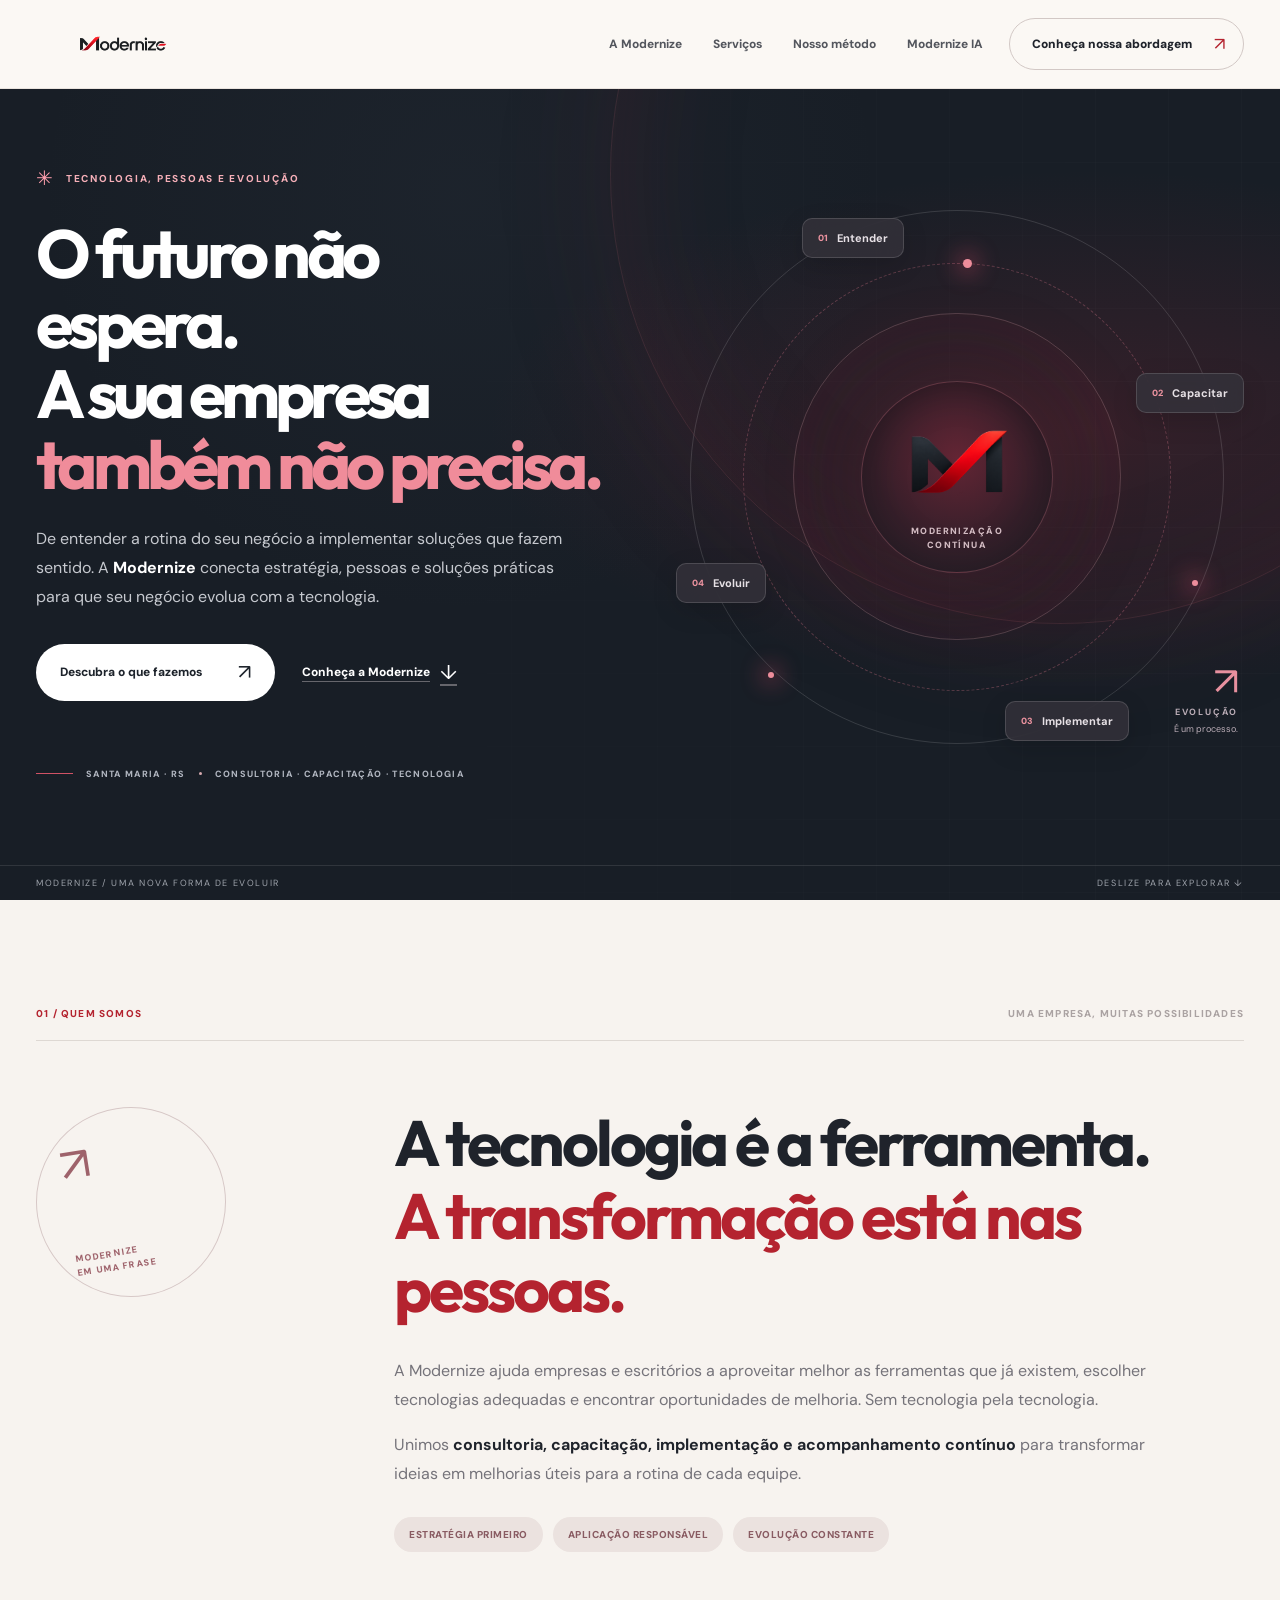
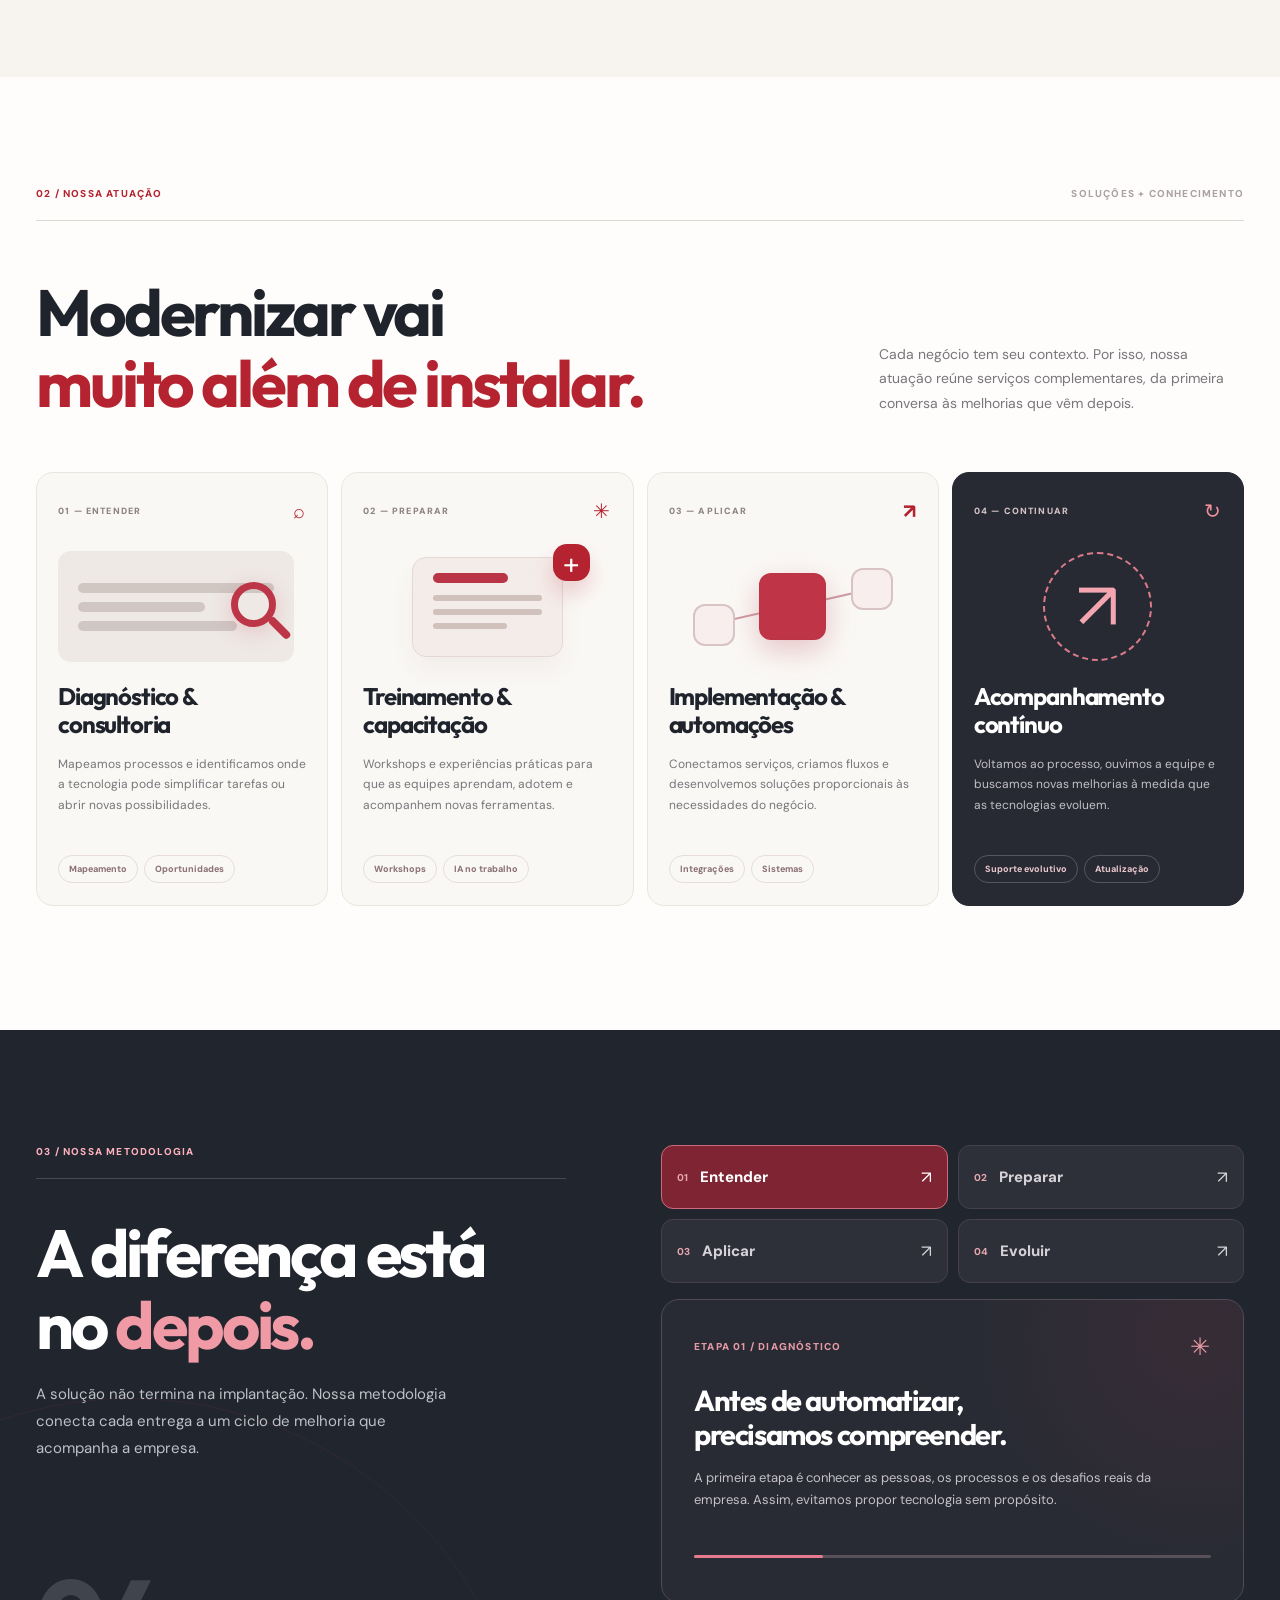
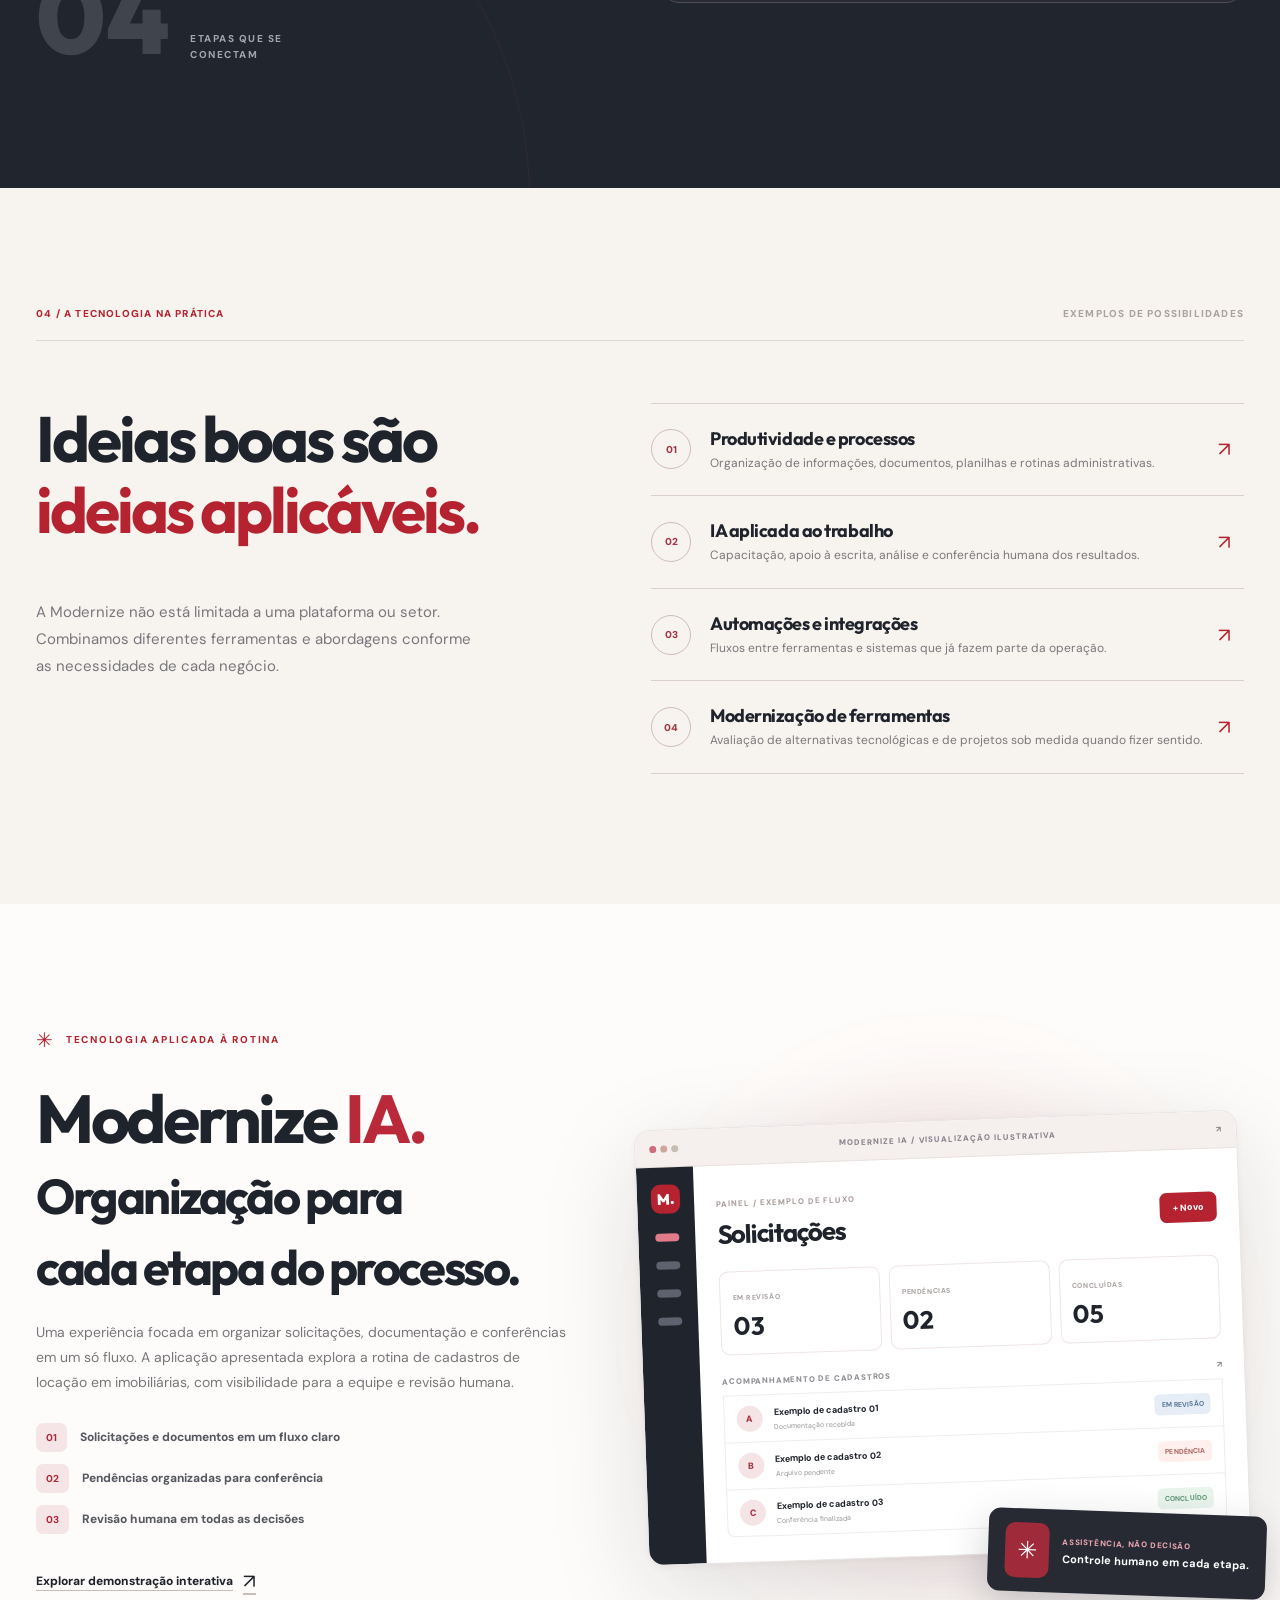
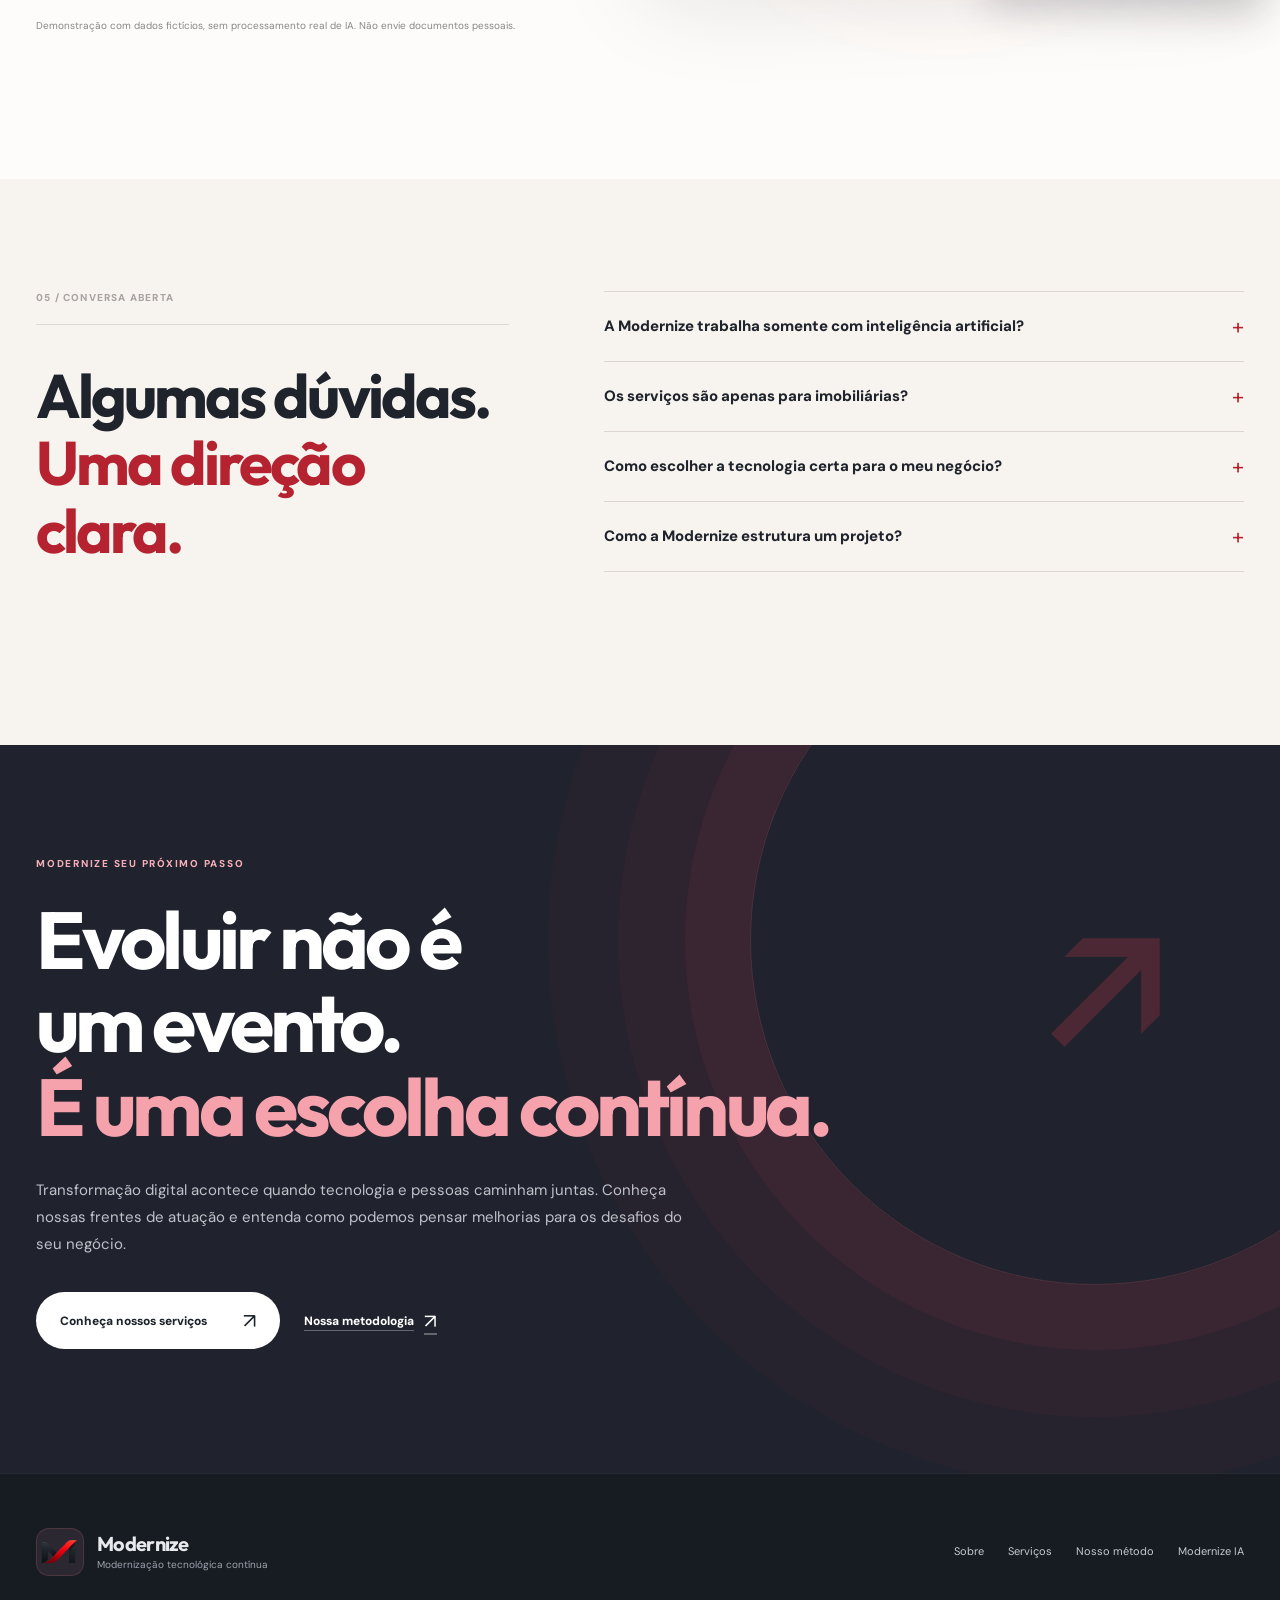
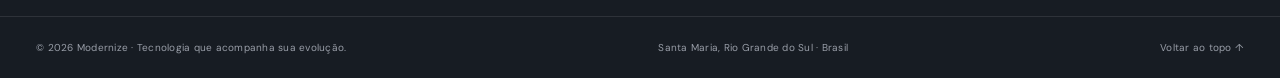
<file: index.html>
<!doctype html>
<!-- HOME MODERNIZE: gerado por node landing/sync-home.mjs a partir de landing/index.html. -->
<html lang="pt-BR">
<head>
  <meta charset="UTF-8">
  <meta name="viewport" content="width=device-width, initial-scale=1, viewport-fit=cover">
  <meta name="theme-color" content="#f6f2ee">
  <meta name="description" content="Modernize: consultoria, capacitação, automações, sistemas e acompanhamento tecnológico contínuo para empresas. A tecnologia muda. A Modernize acompanha.">
  <meta property="og:type" content="website">
  <meta property="og:title" content="Modernize — Tecnologia para continuar evoluindo">
  <meta property="og:description" content="Do diagnóstico à implementação. Da capacitação ao acompanhamento contínuo. Modernização tecnológica pensada para a rotina do seu negócio.">
  <meta property="og:locale" content="pt_BR">
  <meta name="color-scheme" content="light">
  <title>Modernize — Modernização tecnológica contínua</title>
  <link rel="icon" type="image/png" href="landing/assets/brand/Glossy%20Red%20and%20Graphite%20M%20Logo.png">
  <link rel="stylesheet" href="landing/styles.css">
  <script defer src="landing/main.js"></script>
</head>
<body>
  <a class="skip-link" href="#inicio">Ir para conteúdo</a>
  <div class="reading-progress" aria-hidden="true"></div>

  <header class="site-header" id="topo">
    <div class="shell nav-shell">
      <a href="#inicio" class="nav-brand" aria-label="Modernize, voltar ao início">
        <img src="landing/assets/brand/Modernize%20logo.png" alt="Modernize" width="173" height="51">
      </a>
      <nav class="nav-links" id="primary-navigation" aria-label="Navegação principal">
        <a href="#sobre">A Modernize</a>
        <a href="#servicos">Serviços</a>
        <a href="#metodo">Nosso método</a>
        <a href="#modernize-ia">Modernize IA</a>
        <a class="nav-mobile-cta" href="#proximo-passo">Conheça nossa abordagem <span aria-hidden="true">↗</span></a>
      </nav>
      <a class="nav-cta" href="#proximo-passo">Conheça nossa abordagem <span aria-hidden="true">↗</span></a>
      <button class="menu-toggle" id="menu-toggle" type="button" aria-expanded="false" aria-controls="primary-navigation" aria-label="Abrir menu">
        <span></span><span></span>
      </button>
    </div>
  </header>

  <main id="inicio" tabindex="-1">
    <section class="hero" aria-labelledby="hero-title">
      <div class="hero-grid" aria-hidden="true"></div>
      <div class="hero-light" aria-hidden="true"></div>
      <div class="shell hero-layout">
        <div class="hero-copy">
          <div class="overline on-dark"><span class="tiny-star">✳</span> TECNOLOGIA, PESSOAS E EVOLUÇÃO</div>
          <h1 id="hero-title">O futuro não<br>espera.<br><span>A sua empresa</span><br><em>também não precisa.</em></h1>
          <p>De entender a rotina do seu negócio a implementar soluções que fazem sentido. A <strong>Modernize</strong> conecta estratégia, pessoas e soluções práticas para que seu negócio evolua com a tecnologia.</p>
          <div class="hero-actions">
            <a class="button button-light" href="#servicos">Descubra o que fazemos <span aria-hidden="true">↗</span></a>
            <a class="text-link text-link-light" href="#sobre">Conheça a Modernize <span aria-hidden="true">↓</span></a>
          </div>
          <div class="hero-bottom"><span class="hero-bottom-line" aria-hidden="true"></span><span>SANTA MARIA · RS</span><span class="dot-separator" aria-hidden="true"></span><span>CONSULTORIA · CAPACITAÇÃO · TECNOLOGIA</span></div>
        </div>
        <div class="hero-visual" role="img" aria-label="Diagrama ilustrativo: entender, capacitar, implementar e evoluir continuamente">
          <div class="orbit orbit-one" aria-hidden="true"></div>
          <div class="orbit orbit-two" aria-hidden="true"></div>
          <div class="orbit orbit-three" aria-hidden="true"></div>
          <span class="orbit-spark spark-one" aria-hidden="true"></span>
          <span class="orbit-spark spark-two" aria-hidden="true"></span>
          <span class="orbit-spark spark-three" aria-hidden="true"></span>
          <span class="orbit-label label-top"><span class="label-index">01</span> Entender</span>
          <span class="orbit-label label-right"><span class="label-index">02</span> Capacitar</span>
          <span class="orbit-label label-bottom"><span class="label-index">03</span> Implementar</span>
          <span class="orbit-label label-left"><span class="label-index">04</span> Evoluir</span>
          <div class="orbit-core">
            <img src="landing/assets/brand/Glossy%20Red%20and%20Graphite%20M%20Logo.png" width="156" height="156" alt="">
            <span>MODERNIZAÇÃO<br>CONTÍNUA</span>
          </div>
          <div class="orbit-corner" aria-hidden="true"><span>↗</span><b>EVOLUÇÃO</b><small>É um processo.</small></div>
        </div>
      </div>
      <div class="hero-tail" aria-hidden="true"><span>MODERNIZE / UMA NOVA FORMA DE EVOLUIR</span><span>DESLIZE PARA EXPLORAR ↓</span></div>
    </section>

    <section class="statement-section" id="sobre" aria-labelledby="statement-title">
      <div class="shell">
        <div class="section-meta"><span>01 / QUEM SOMOS</span><span>UMA EMPRESA, MUITAS POSSIBILIDADES</span></div>
        <div class="statement-layout">
          <div class="statement-stamp"><span class="stamp-arrow">↗</span><span>MODERNIZE<br>EM UMA FRASE</span></div>
          <div class="statement-copy reveal">
            <h2 id="statement-title">A tecnologia é a ferramenta.<br><em>A transformação está nas pessoas.</em></h2>
            <p>A Modernize ajuda empresas e escritórios a aproveitar melhor as ferramentas que já existem, escolher tecnologias adequadas e encontrar oportunidades de melhoria. Sem tecnologia pela tecnologia.</p>
            <p>Unimos <strong>consultoria, capacitação, implementação e acompanhamento contínuo</strong> para transformar ideias em melhorias úteis para a rotina de cada equipe.</p>
            <div class="statement-pills"><span>Estratégia primeiro</span><span>Aplicação responsável</span><span>Evolução constante</span></div>
          </div>
        </div>
      </div>
    </section>

    <section class="services-section" id="servicos" aria-labelledby="services-title">
      <div class="shell">
        <div class="section-meta"><span>02 / NOSSA ATUAÇÃO</span><span>SOLUÇÕES + CONHECIMENTO</span></div>
        <div class="section-title-row reveal">
          <h2 id="services-title">Modernizar vai<br><em>muito além de instalar.</em></h2>
          <p>Cada negócio tem seu contexto. Por isso, nossa atuação reúne serviços complementares, da primeira conversa às melhorias que vêm depois.</p>
        </div>
        <div class="services-grid">
          <article class="service-card reveal">
            <div class="service-card-top"><span>01 — ENTENDER</span><span class="card-icon" aria-hidden="true">⌕</span></div>
            <div class="service-illustration illus-diagnostic" aria-hidden="true"><span></span><span></span><span></span><i class="inspection-point"></i></div>
            <h3>Diagnóstico &amp;<br>consultoria</h3>
            <p>Mapeamos processos e identificamos onde a tecnologia pode simplificar tarefas ou abrir novas possibilidades.</p>
            <div class="service-tags"><span>Mapeamento</span><span>Oportunidades</span></div>
          </article>
          <article class="service-card reveal">
            <div class="service-card-top"><span>02 — PREPARAR</span><span class="card-icon" aria-hidden="true">✳</span></div>
            <div class="service-illustration illus-training" aria-hidden="true"><span class="training-screen"><b></b><i></i><i></i><i></i></span><span class="training-spark">+</span></div>
            <h3>Treinamento &amp;<br>capacitação</h3>
            <p>Workshops e experiências práticas para que as equipes aprendam, adotem e acompanhem novas ferramentas.</p>
            <div class="service-tags"><span>Workshops</span><span>IA no trabalho</span></div>
          </article>
          <article class="service-card reveal">
            <div class="service-card-top"><span>03 — APLICAR</span><span class="card-icon" aria-hidden="true">↗</span></div>
            <div class="service-illustration illus-implementation" aria-hidden="true"><span class="node-main"></span><span class="node-left"></span><span class="node-right"></span><i class="node-line line-a"></i><i class="node-line line-b"></i></div>
            <h3>Implementação &amp;<br>automações</h3>
            <p>Conectamos serviços, criamos fluxos e desenvolvemos soluções proporcionais às necessidades do negócio.</p>
            <div class="service-tags"><span>Integrações</span><span>Sistemas</span></div>
          </article>
          <article class="service-card service-card-accent reveal">
            <div class="service-card-top"><span>04 — CONTINUAR</span><span class="card-icon" aria-hidden="true">↻</span></div>
            <div class="service-illustration illus-evolution" aria-hidden="true"><span class="evolution-ring"><b>↗</b></span></div>
            <h3>Acompanhamento<br>contínuo</h3>
            <p>Voltamos ao processo, ouvimos a equipe e buscamos novas melhorias à medida que as tecnologias evoluem.</p>
            <div class="service-tags"><span>Suporte evolutivo</span><span>Atualização</span></div>
          </article>
        </div>
      </div>
    </section>

    <section class="process-section" id="metodo" aria-labelledby="process-title">
      <div class="shell process-layout">
        <div class="process-intro reveal">
          <div class="section-meta meta-on-dark"><span>03 / NOSSA METODOLOGIA</span></div>
          <h2 id="process-title">A diferença está<br>no <em>depois.</em></h2>
          <p>A solução não termina na implantação. Nossa metodologia conecta cada entrega a um ciclo de melhoria que acompanha a empresa.</p>
          <div class="method-index"><b>04</b><span>ETAPAS QUE SE<br>CONECTAM</span></div>
        </div>
        <div class="process-content reveal">
          <div class="method-tabs" role="tablist" aria-label="Etapas do nosso método">
            <button class="method-tab is-active" type="button" role="tab" id="method-tab-1" aria-selected="true" aria-controls="method-panel" data-stage="0"><span>01</span> Entender <span class="method-symbol" aria-hidden="true">↗</span></button>
            <button class="method-tab" type="button" role="tab" id="method-tab-2" aria-selected="false" aria-controls="method-panel" data-stage="1" tabindex="-1"><span>02</span> Preparar <span class="method-symbol" aria-hidden="true">↗</span></button>
            <button class="method-tab" type="button" role="tab" id="method-tab-3" aria-selected="false" aria-controls="method-panel" data-stage="2" tabindex="-1"><span>03</span> Aplicar <span class="method-symbol" aria-hidden="true">↗</span></button>
            <button class="method-tab" type="button" role="tab" id="method-tab-4" aria-selected="false" aria-controls="method-panel" data-stage="3" tabindex="-1"><span>04</span> Evoluir <span class="method-symbol" aria-hidden="true">↗</span></button>
          </div>
          <div class="method-panel" id="method-panel" role="tabpanel" aria-labelledby="method-tab-1" tabindex="0">
            <div class="method-panel-head"><span id="method-panel-label">ETAPA 01 / DIAGNÓSTICO</span><span aria-hidden="true">✳</span></div>
            <h3 id="method-panel-title">Antes de automatizar,<br>precisamos compreender.</h3>
            <p id="method-panel-text">A primeira etapa é conhecer as pessoas, os processos e os desafios reais da empresa. Assim, evitamos propor tecnologia sem propósito.</p>
            <div class="method-progress" aria-label="Primeira etapa de quatro"><i class="method-progress-fill" id="method-progress-fill"></i></div>
          </div>
        </div>
      </div>
    </section>

    <section class="applications-section" aria-labelledby="apps-title">
      <div class="shell">
        <div class="section-meta"><span>04 / A TECNOLOGIA NA PRÁTICA</span><span>EXEMPLOS DE POSSIBILIDADES</span></div>
        <div class="applications-layout">
          <div class="applications-intro reveal">
            <h2 id="apps-title">Ideias boas são<br><em>ideias aplicáveis.</em></h2>
            <p>A Modernize não está limitada a uma plataforma ou setor. Combinamos diferentes ferramentas e abordagens conforme as necessidades de cada negócio.</p>
          </div>
          <div class="application-list reveal">
            <div class="application-row"><span class="application-icon">01</span><div><h3>Produtividade e processos</h3><p>Organização de informações, documentos, planilhas e rotinas administrativas.</p></div><span aria-hidden="true">↗</span></div>
            <div class="application-row"><span class="application-icon">02</span><div><h3>IA aplicada ao trabalho</h3><p>Capacitação, apoio à escrita, análise e conferência humana dos resultados.</p></div><span aria-hidden="true">↗</span></div>
            <div class="application-row"><span class="application-icon">03</span><div><h3>Automações e integrações</h3><p>Fluxos entre ferramentas e sistemas que já fazem parte da operação.</p></div><span aria-hidden="true">↗</span></div>
            <div class="application-row"><span class="application-icon">04</span><div><h3>Modernização de ferramentas</h3><p>Avaliação de alternativas tecnológicas e de projetos sob medida quando fizer sentido.</p></div><span aria-hidden="true">↗</span></div>
          </div>
        </div>
      </div>
    </section>

    <section class="product-section" id="modernize-ia" aria-labelledby="product-title">
      <div class="shell product-shell">
        <div class="product-copy reveal">
          <div class="overline"><span class="red-star">✳</span> TECNOLOGIA APLICADA À ROTINA</div>
          <h2 id="product-title">Modernize <em>IA.</em><br><span>Organização para<br>cada etapa do processo.</span></h2>
          <p>Uma experiência focada em organizar solicitações, documentação e conferências em um só fluxo. A aplicação apresentada explora a rotina de cadastros de locação em imobiliárias, com visibilidade para a equipe e revisão humana.</p>
          <div class="product-benefits"><span><b>01</b> Solicitações e documentos em um fluxo claro</span><span><b>02</b> Pendências organizadas para conferência</span><span><b>03</b> Revisão humana em todas as decisões</span></div>
          <div class="product-actions"><a class="text-link product-demo-link" href="demo.html" target="_blank" rel="noopener noreferrer">Explorar demonstração interativa <span aria-hidden="true">↗</span></a></div>
          <p class="product-caveat">Demonstração com dados fictícios, sem processamento real de IA. Não envie documentos pessoais.</p>
        </div>
        <div class="product-art reveal" role="img" aria-label="Prévia ilustrativa de painel de controle de solicitações da Modernize IA">
          <div class="product-window">
            <div class="window-bar"><div><i></i><i></i><i></i></div><span>MODERNIZE IA / VISUALIZAÇÃO ILUSTRATIVA</span><span>↗</span></div>
            <div class="window-content">
              <div class="mock-side"><div class="mock-logo">M.</div><span class="mock-nav-active"></span><span></span><span></span><span></span></div>
              <div class="mock-main">
                <div class="mock-header"><div><small>PAINEL / EXEMPLO DE FLUXO</small><h3>Solicitações</h3></div><span class="mock-new">+ Novo</span></div>
                <div class="mock-stats"><div><small>EM REVISÃO</small><strong>03</strong></div><div><small>PENDÊNCIAS</small><strong>02</strong></div><div><small>CONCLUÍDAS</small><strong>05</strong></div></div>
                <div class="mock-table-title">ACOMPANHAMENTO DE CADASTROS <span>↗</span></div>
                <div class="mock-table-row"><span class="mock-avatar">A</span><span>Exemplo de cadastro 01<small>Documentação recebida</small></span><b class="status-review">EM REVISÃO</b></div>
                <div class="mock-table-row"><span class="mock-avatar">B</span><span>Exemplo de cadastro 02<small>Arquivo pendente</small></span><b class="status-pending">PENDÊNCIA</b></div>
                <div class="mock-table-row"><span class="mock-avatar">C</span><span>Exemplo de cadastro 03<small>Conferência finalizada</small></span><b class="status-done">CONCLUÍDO</b></div>
              </div>
            </div>
          </div>
          <div class="product-float"><span>✳</span><div><small>ASSISTÊNCIA, NÃO DECISÃO</small><strong>Controle humano em cada etapa.</strong></div></div>
        </div>
      </div>
    </section>

    <section class="faq-section" aria-labelledby="faq-title">
      <div class="shell faq-layout">
        <div class="reveal">
          <div class="section-meta"><span>05 / CONVERSA ABERTA</span></div>
          <h2 id="faq-title">Algumas dúvidas.<br><em>Uma direção clara.</em></h2>
        </div>
        <div class="faq-list reveal">
          <details><summary>A Modernize trabalha somente com inteligência artificial?<span aria-hidden="true">+</span></summary><p>Não. Inteligência artificial é uma das tecnologias que podemos aplicar. O foco da Modernize é entender processos e combinar capacitação, sistemas, integrações e melhorias adequadas a cada empresa.</p></details>
          <details><summary>Os serviços são apenas para imobiliárias?<span aria-hidden="true">+</span></summary><p>Não. Nossa atuação contempla empresas e escritórios de diferentes setores. O produto Modernize IA apresenta um exemplo de aplicação voltado à rotina imobiliária, mas as soluções de consultoria, capacitação e integração podem atender contextos variados.</p></details>
          <details><summary>Como escolher a tecnologia certa para o meu negócio?<span aria-hidden="true">+</span></summary><p>O ponto de partida é compreender a rotina, as ferramentas já utilizadas e as tarefas que precisam melhorar. A partir disso, priorizamos soluções viáveis e o preparo da equipe para utilizá-las.</p></details>
          <details><summary>Como a Modernize estrutura um projeto?<span aria-hidden="true">+</span></summary><p>Começamos entendendo as necessidades do negócio, definimos prioridades e combinamos capacitação, implementação e acompanhamento conforme o escopo de cada iniciativa. Cada solução deve fazer sentido para quem vai utilizá-la.</p></details>
        </div>
      </div>
    </section>

    <section class="end-section" id="proximo-passo" aria-labelledby="end-title">
      <div class="shell end-layout">
        <div class="end-decoration" aria-hidden="true">↗</div>
        <div class="end-copy reveal"><div class="overline on-dark">MODERNIZE SEU PRÓXIMO PASSO</div><h2 id="end-title">Evoluir não é<br>um evento.<br><em>É uma escolha contínua.</em></h2><p>Transformação digital acontece quando tecnologia e pessoas caminham juntas. Conheça nossas frentes de atuação e entenda como podemos pensar melhorias para os desafios do seu negócio.</p><div class="end-actions"><a class="button button-light" href="#servicos">Conheça nossos serviços <span aria-hidden="true">↗</span></a><a class="text-link text-link-light" href="#metodo">Nossa metodologia <span aria-hidden="true">↗</span></a></div></div>
      </div>
    </section>
  </main>

  <footer class="site-footer">
    <div class="shell footer-content"><div class="footer-brand"><span class="footer-mark"><img src="landing/assets/brand/Glossy%20Red%20and%20Graphite%20M%20Logo.png" alt="" width="43" height="43"></span><div><strong>Modernize</strong><span>Modernização tecnológica contínua</span></div></div><div class="footer-links"><a href="#sobre">Sobre</a><a href="#servicos">Serviços</a><a href="#metodo">Nosso método</a><a href="#modernize-ia">Modernize IA</a></div></div>
    <div class="shell footer-bottom"><span>© <span id="current-year">2026</span> Modernize · Tecnologia que acompanha sua evolução.</span><span>Santa Maria, Rio Grande do Sul · Brasil</span><a href="#topo">Voltar ao topo ↑</a></div>
  </footer>
</body>
</html>
</file>
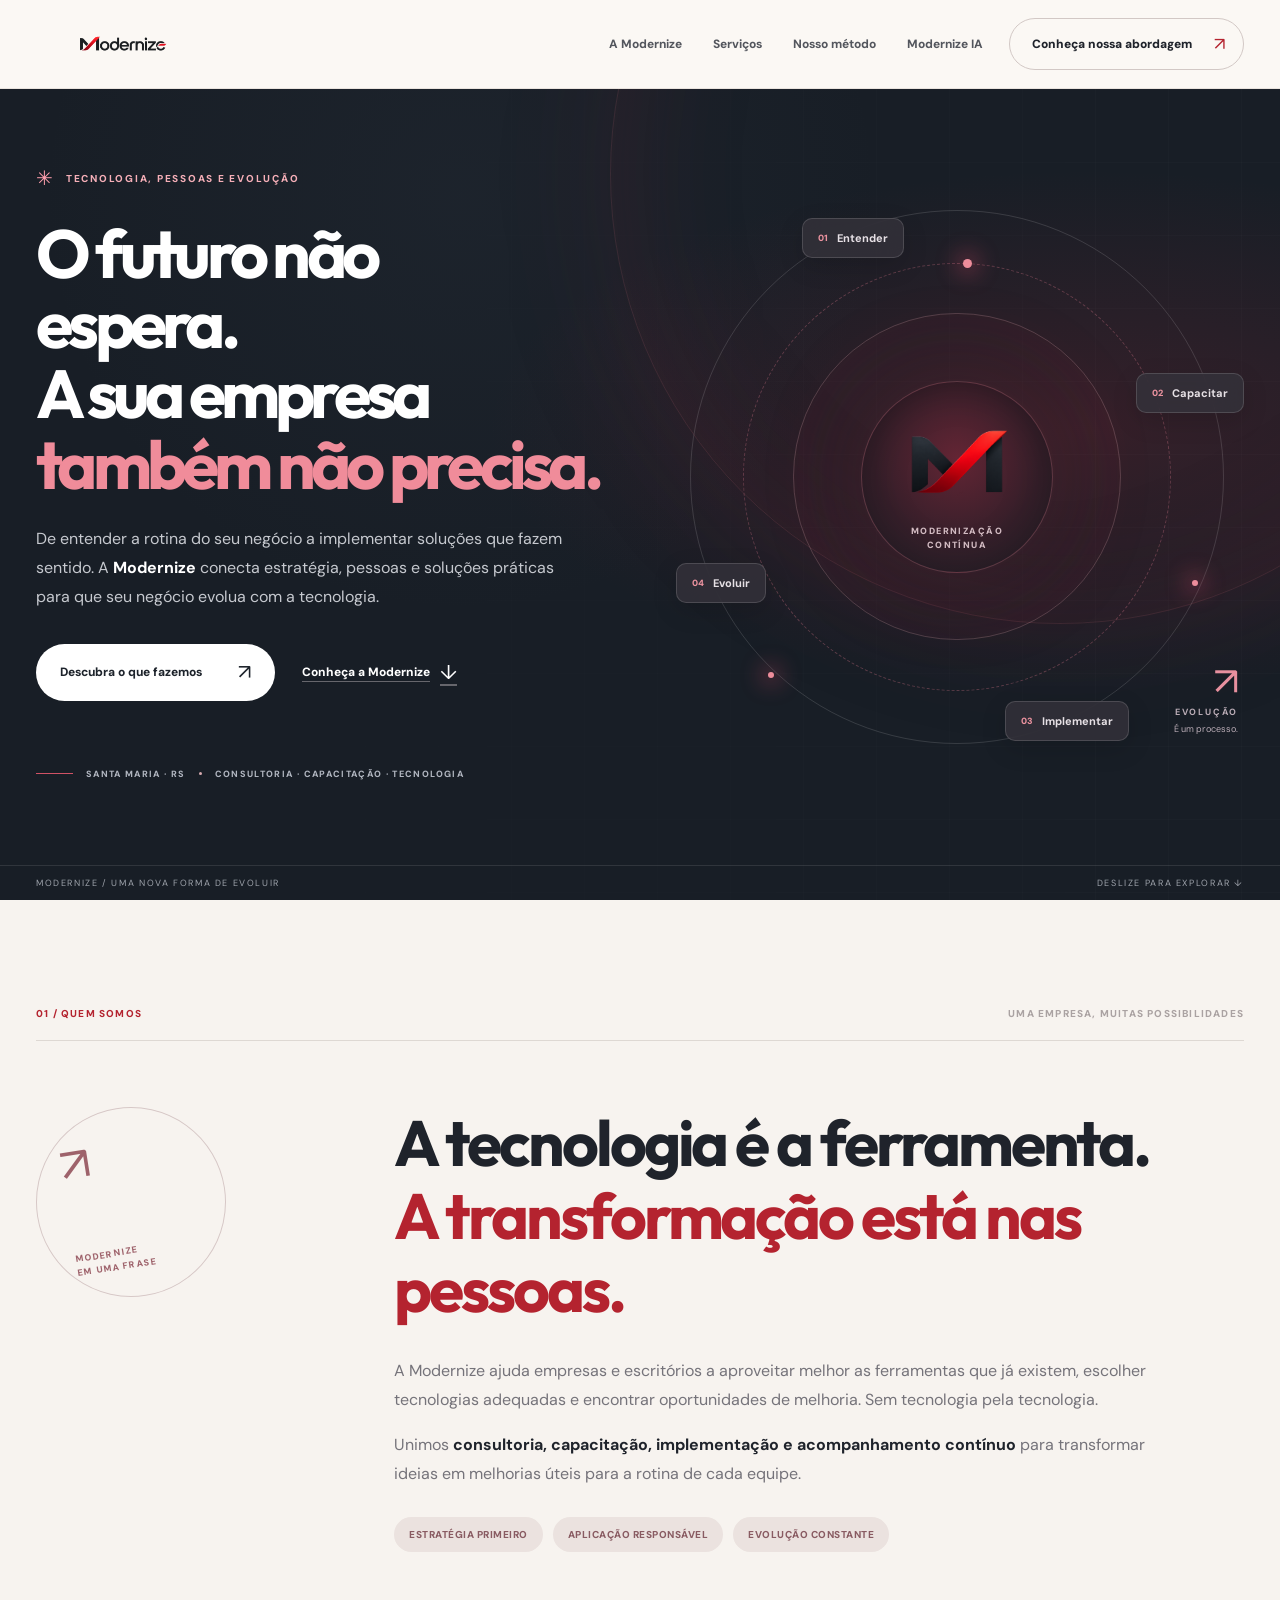
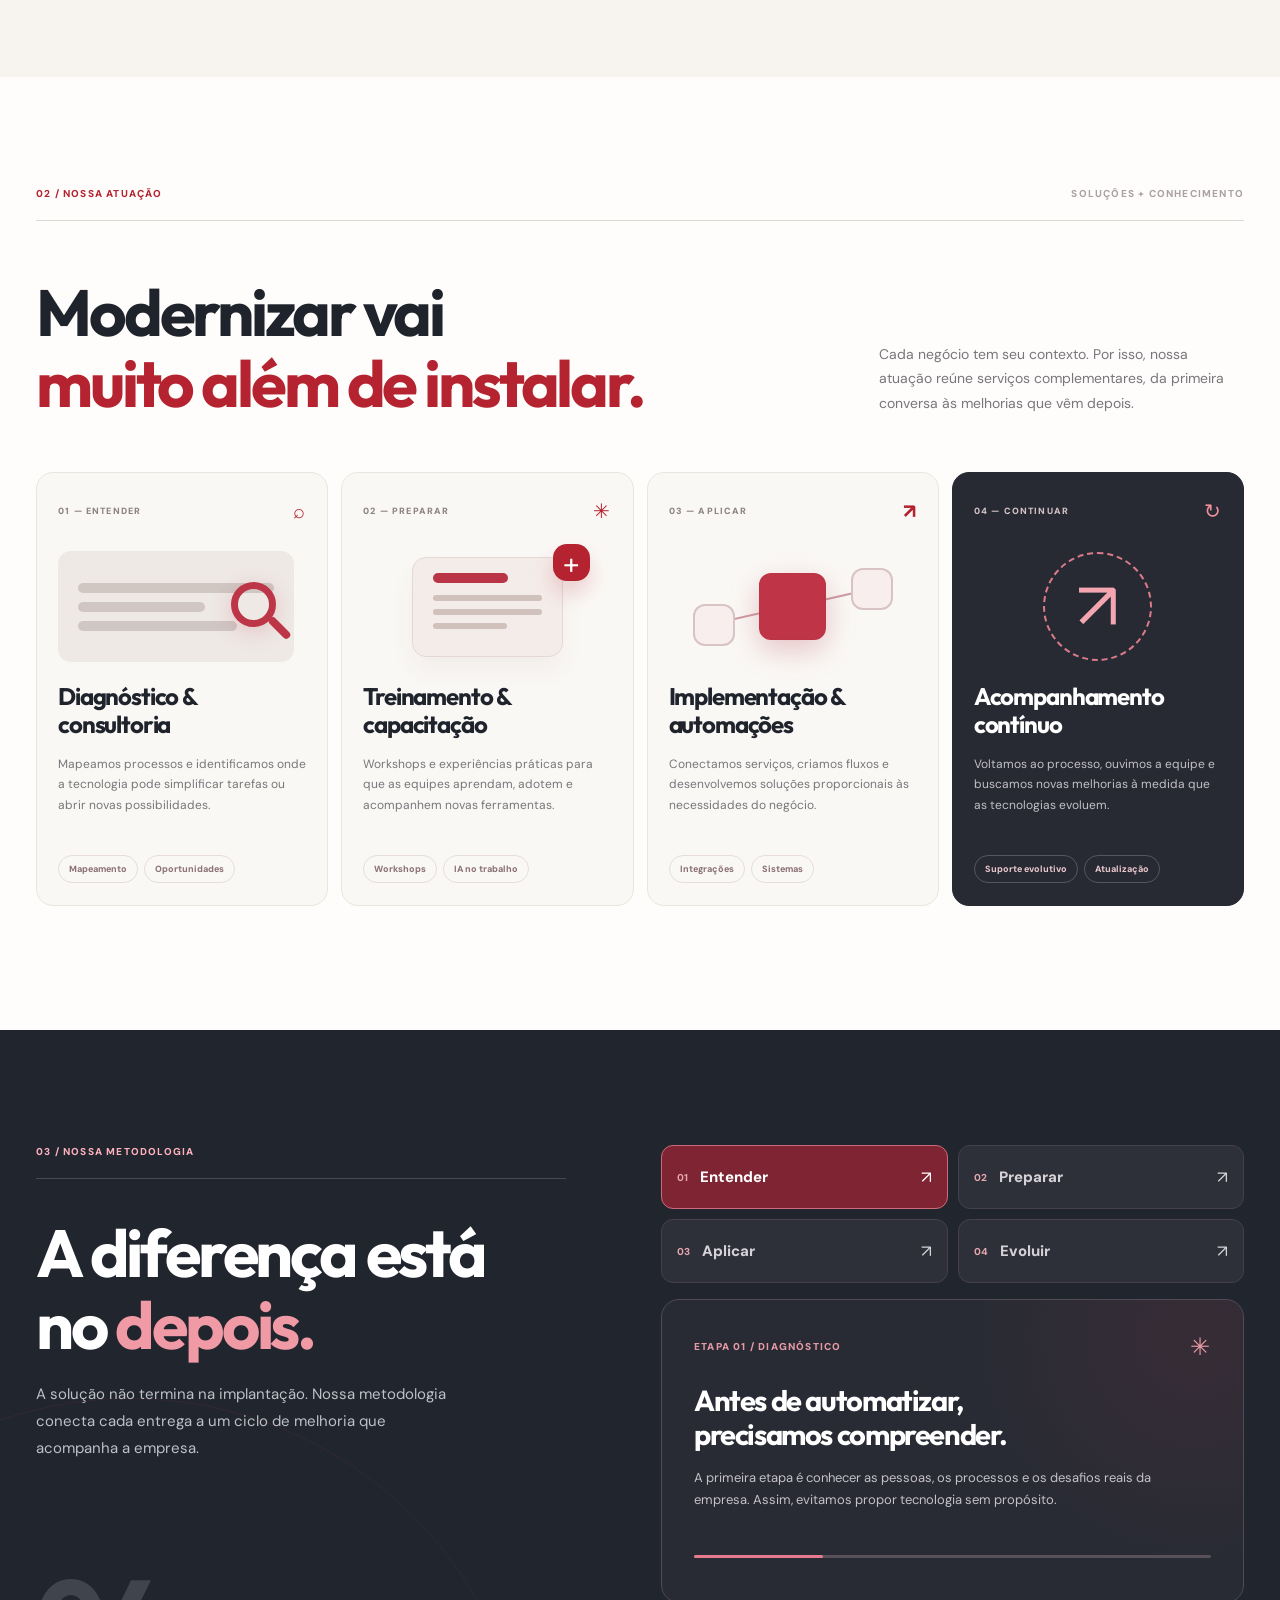
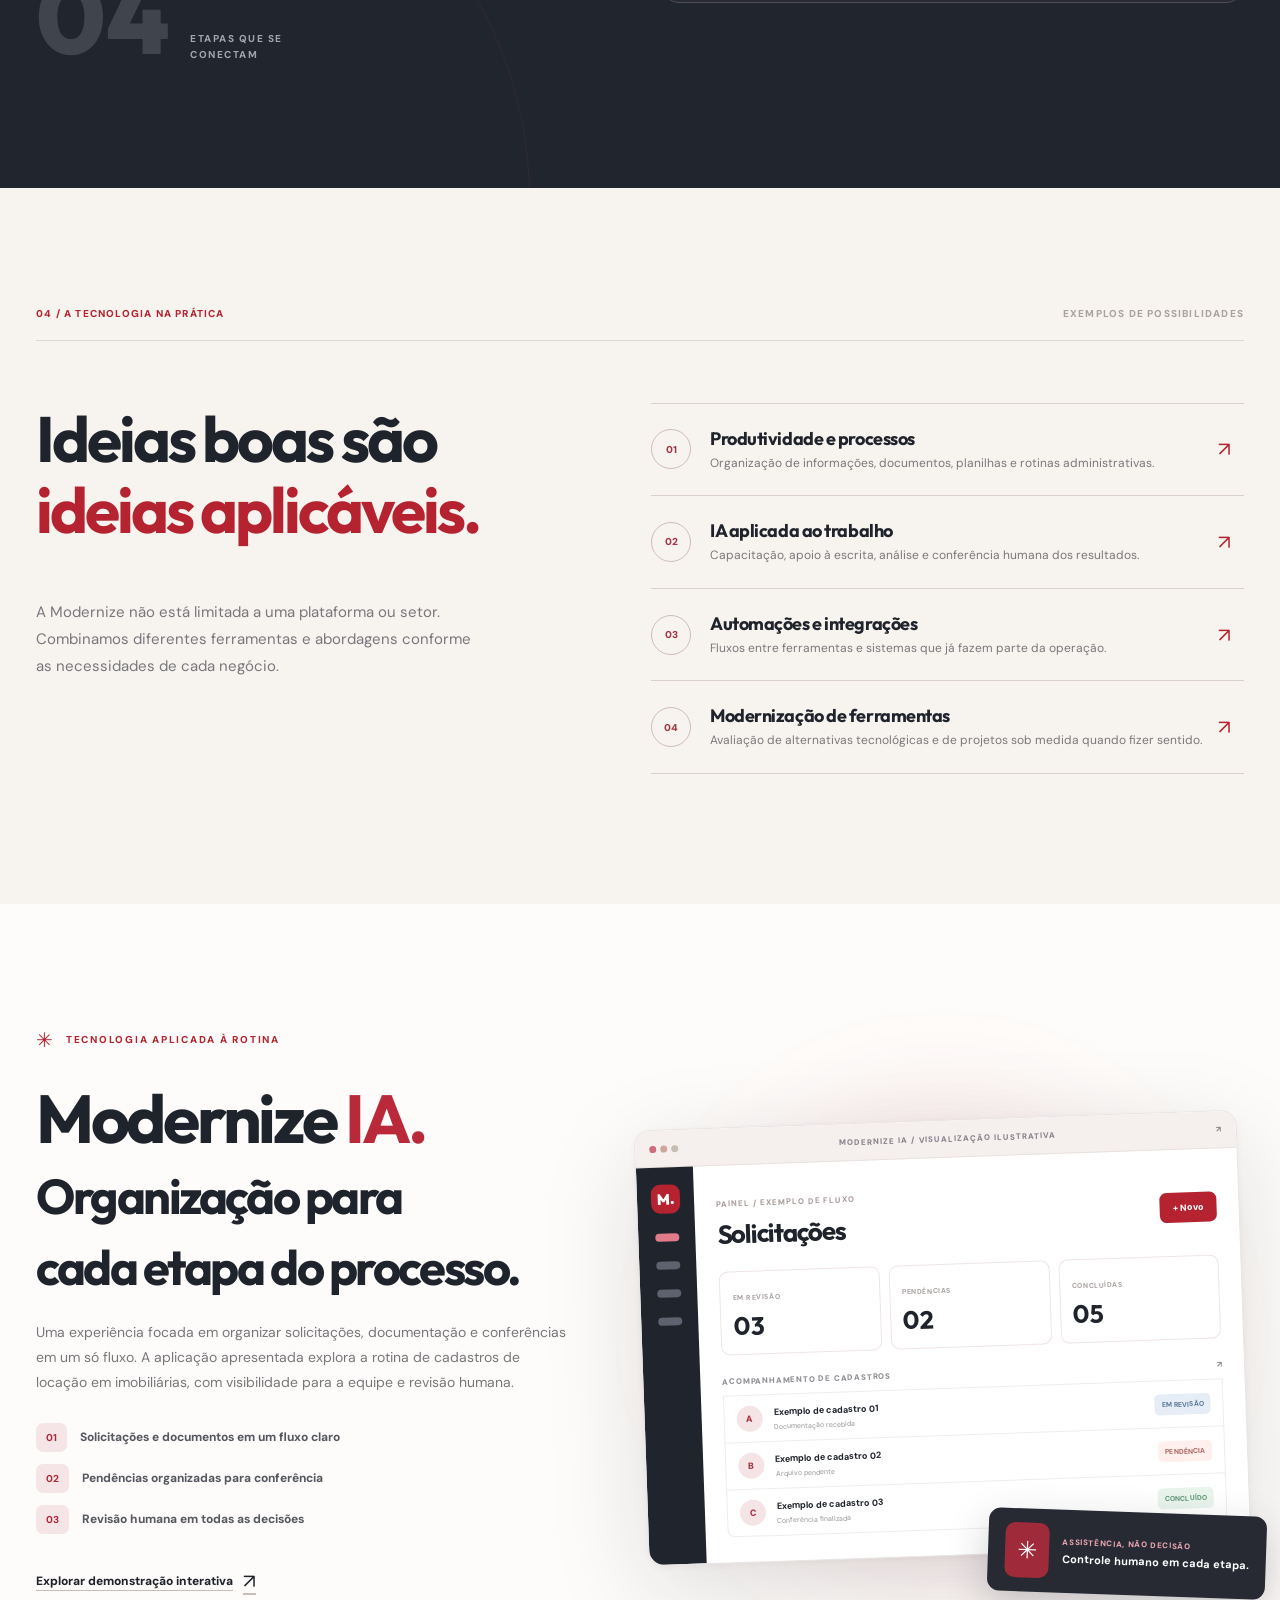
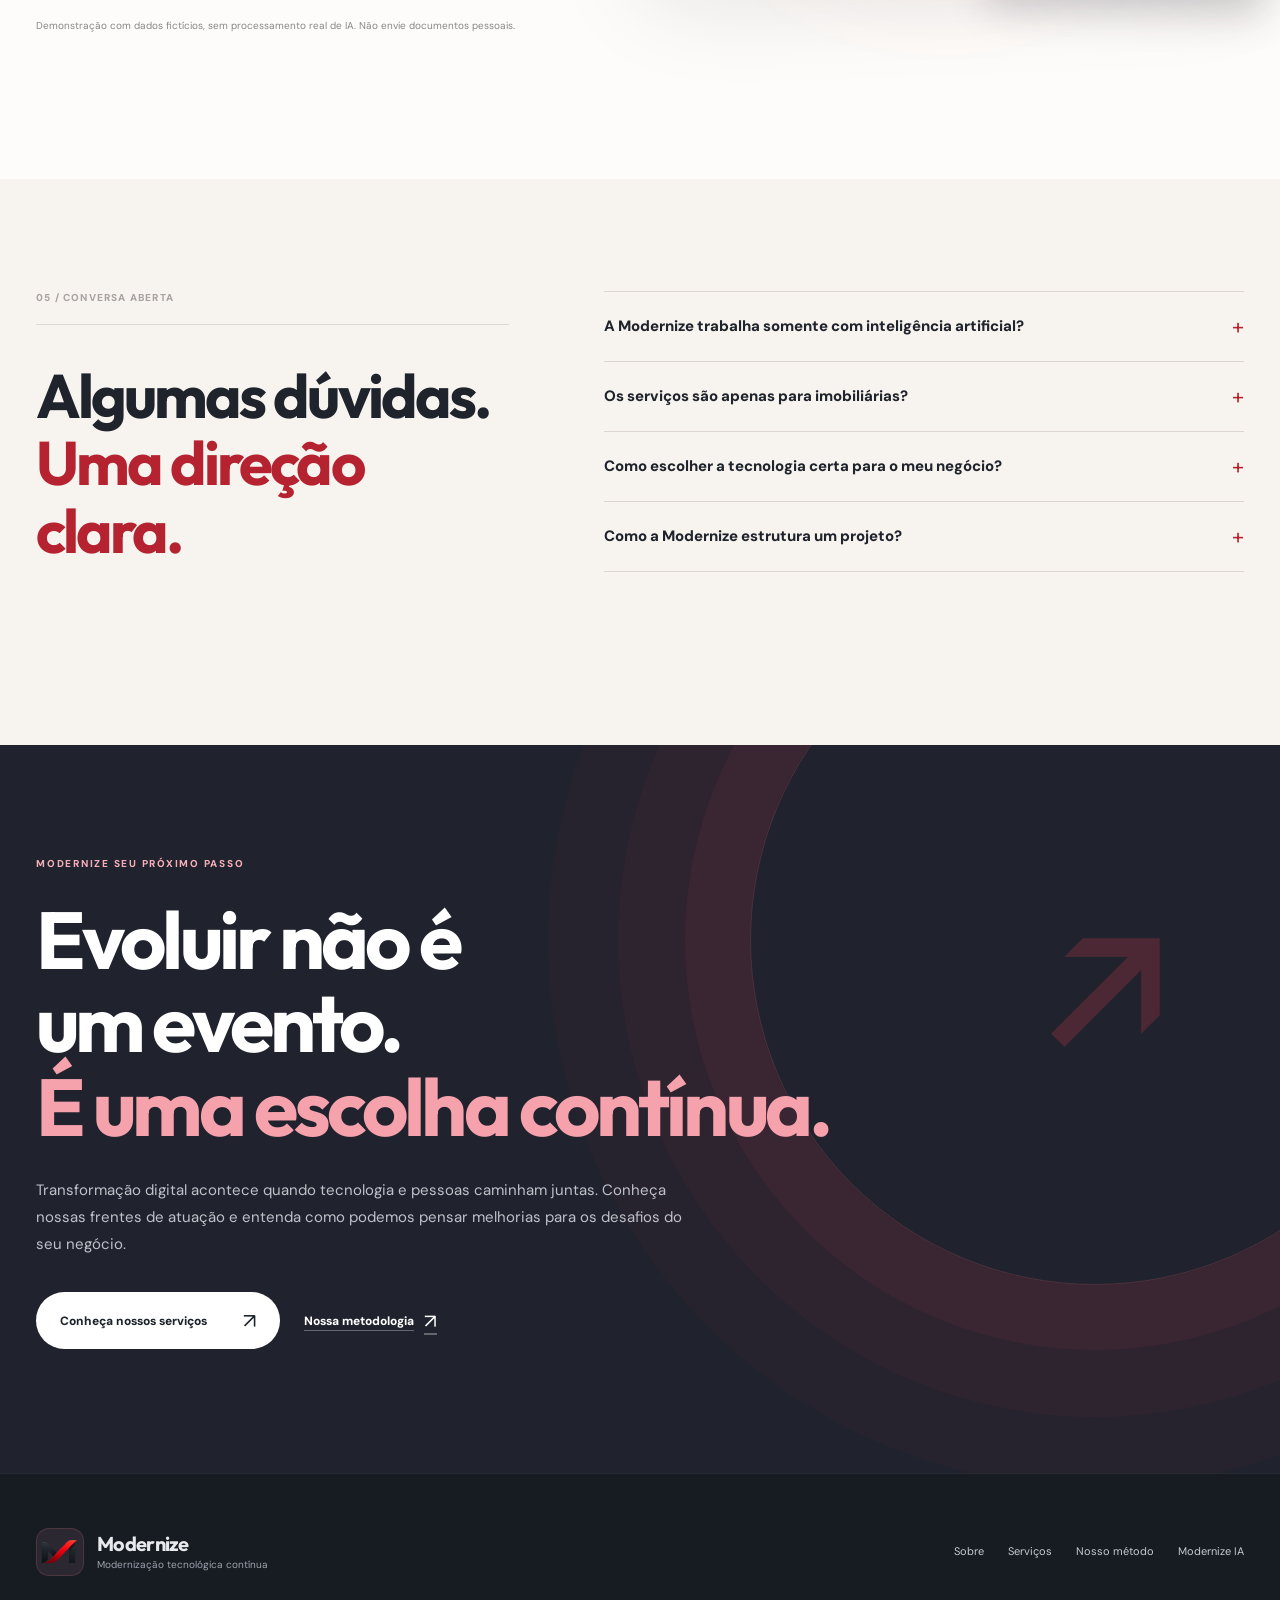
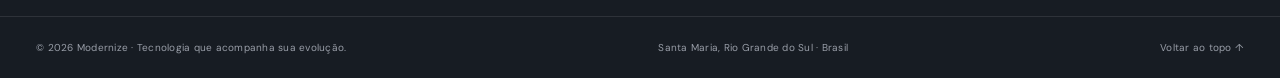
<file: landing/index.html>
<!doctype html>
<html lang="pt-BR">
<head>
  <meta charset="UTF-8">
  <meta name="viewport" content="width=device-width, initial-scale=1, viewport-fit=cover">
  <meta name="theme-color" content="#f6f2ee">
  <meta name="description" content="Modernize: consultoria, capacitação, automações, sistemas e acompanhamento tecnológico contínuo para empresas. A tecnologia muda. A Modernize acompanha.">
  <meta property="og:type" content="website">
  <meta property="og:title" content="Modernize — Tecnologia para continuar evoluindo">
  <meta property="og:description" content="Do diagnóstico à implementação. Da capacitação ao acompanhamento contínuo. Modernização tecnológica pensada para a rotina do seu negócio.">
  <meta property="og:locale" content="pt_BR">
  <meta name="color-scheme" content="light">
  <title>Modernize — Modernização tecnológica contínua</title>
  <link rel="icon" type="image/png" href="assets/brand/Glossy%20Red%20and%20Graphite%20M%20Logo.png">
  <link rel="stylesheet" href="styles.css">
  <script defer src="main.js"></script>
</head>
<body>
  <a class="skip-link" href="#inicio">Ir para conteúdo</a>
  <div class="reading-progress" aria-hidden="true"></div>

  <header class="site-header" id="topo">
    <div class="shell nav-shell">
      <a href="#inicio" class="nav-brand" aria-label="Modernize, voltar ao início">
        <img src="assets/brand/Modernize%20logo.png" alt="Modernize" width="173" height="51">
      </a>
      <nav class="nav-links" id="primary-navigation" aria-label="Navegação principal">
        <a href="#sobre">A Modernize</a>
        <a href="#servicos">Serviços</a>
        <a href="#metodo">Nosso método</a>
        <a href="#modernize-ia">Modernize IA</a>
        <a class="nav-mobile-cta" href="#proximo-passo">Conheça nossa abordagem <span aria-hidden="true">↗</span></a>
      </nav>
      <a class="nav-cta" href="#proximo-passo">Conheça nossa abordagem <span aria-hidden="true">↗</span></a>
      <button class="menu-toggle" id="menu-toggle" type="button" aria-expanded="false" aria-controls="primary-navigation" aria-label="Abrir menu">
        <span></span><span></span>
      </button>
    </div>
  </header>

  <main id="inicio" tabindex="-1">
    <section class="hero" aria-labelledby="hero-title">
      <div class="hero-grid" aria-hidden="true"></div>
      <div class="hero-light" aria-hidden="true"></div>
      <div class="shell hero-layout">
        <div class="hero-copy">
          <div class="overline on-dark"><span class="tiny-star">✳</span> TECNOLOGIA, PESSOAS E EVOLUÇÃO</div>
          <h1 id="hero-title">O futuro não<br>espera.<br><span>A sua empresa</span><br><em>também não precisa.</em></h1>
          <p>De entender a rotina do seu negócio a implementar soluções que fazem sentido. A <strong>Modernize</strong> conecta estratégia, pessoas e soluções práticas para que seu negócio evolua com a tecnologia.</p>
          <div class="hero-actions">
            <a class="button button-light" href="#servicos">Descubra o que fazemos <span aria-hidden="true">↗</span></a>
            <a class="text-link text-link-light" href="#sobre">Conheça a Modernize <span aria-hidden="true">↓</span></a>
          </div>
          <div class="hero-bottom"><span class="hero-bottom-line" aria-hidden="true"></span><span>SANTA MARIA · RS</span><span class="dot-separator" aria-hidden="true"></span><span>CONSULTORIA · CAPACITAÇÃO · TECNOLOGIA</span></div>
        </div>
        <div class="hero-visual" role="img" aria-label="Diagrama ilustrativo: entender, capacitar, implementar e evoluir continuamente">
          <div class="orbit orbit-one" aria-hidden="true"></div>
          <div class="orbit orbit-two" aria-hidden="true"></div>
          <div class="orbit orbit-three" aria-hidden="true"></div>
          <span class="orbit-spark spark-one" aria-hidden="true"></span>
          <span class="orbit-spark spark-two" aria-hidden="true"></span>
          <span class="orbit-spark spark-three" aria-hidden="true"></span>
          <span class="orbit-label label-top"><span class="label-index">01</span> Entender</span>
          <span class="orbit-label label-right"><span class="label-index">02</span> Capacitar</span>
          <span class="orbit-label label-bottom"><span class="label-index">03</span> Implementar</span>
          <span class="orbit-label label-left"><span class="label-index">04</span> Evoluir</span>
          <div class="orbit-core">
            <img src="assets/brand/Glossy%20Red%20and%20Graphite%20M%20Logo.png" width="156" height="156" alt="">
            <span>MODERNIZAÇÃO<br>CONTÍNUA</span>
          </div>
          <div class="orbit-corner" aria-hidden="true"><span>↗</span><b>EVOLUÇÃO</b><small>É um processo.</small></div>
        </div>
      </div>
      <div class="hero-tail" aria-hidden="true"><span>MODERNIZE / UMA NOVA FORMA DE EVOLUIR</span><span>DESLIZE PARA EXPLORAR ↓</span></div>
    </section>

    <section class="statement-section" id="sobre" aria-labelledby="statement-title">
      <div class="shell">
        <div class="section-meta"><span>01 / QUEM SOMOS</span><span>UMA EMPRESA, MUITAS POSSIBILIDADES</span></div>
        <div class="statement-layout">
          <div class="statement-stamp"><span class="stamp-arrow">↗</span><span>MODERNIZE<br>EM UMA FRASE</span></div>
          <div class="statement-copy reveal">
            <h2 id="statement-title">A tecnologia é a ferramenta.<br><em>A transformação está nas pessoas.</em></h2>
            <p>A Modernize ajuda empresas e escritórios a aproveitar melhor as ferramentas que já existem, escolher tecnologias adequadas e encontrar oportunidades de melhoria. Sem tecnologia pela tecnologia.</p>
            <p>Unimos <strong>consultoria, capacitação, implementação e acompanhamento contínuo</strong> para transformar ideias em melhorias úteis para a rotina de cada equipe.</p>
            <div class="statement-pills"><span>Estratégia primeiro</span><span>Aplicação responsável</span><span>Evolução constante</span></div>
          </div>
        </div>
      </div>
    </section>

    <section class="services-section" id="servicos" aria-labelledby="services-title">
      <div class="shell">
        <div class="section-meta"><span>02 / NOSSA ATUAÇÃO</span><span>SOLUÇÕES + CONHECIMENTO</span></div>
        <div class="section-title-row reveal">
          <h2 id="services-title">Modernizar vai<br><em>muito além de instalar.</em></h2>
          <p>Cada negócio tem seu contexto. Por isso, nossa atuação reúne serviços complementares, da primeira conversa às melhorias que vêm depois.</p>
        </div>
        <div class="services-grid">
          <article class="service-card reveal">
            <div class="service-card-top"><span>01 — ENTENDER</span><span class="card-icon" aria-hidden="true">⌕</span></div>
            <div class="service-illustration illus-diagnostic" aria-hidden="true"><span></span><span></span><span></span><i class="inspection-point"></i></div>
            <h3>Diagnóstico &amp;<br>consultoria</h3>
            <p>Mapeamos processos e identificamos onde a tecnologia pode simplificar tarefas ou abrir novas possibilidades.</p>
            <div class="service-tags"><span>Mapeamento</span><span>Oportunidades</span></div>
          </article>
          <article class="service-card reveal">
            <div class="service-card-top"><span>02 — PREPARAR</span><span class="card-icon" aria-hidden="true">✳</span></div>
            <div class="service-illustration illus-training" aria-hidden="true"><span class="training-screen"><b></b><i></i><i></i><i></i></span><span class="training-spark">+</span></div>
            <h3>Treinamento &amp;<br>capacitação</h3>
            <p>Workshops e experiências práticas para que as equipes aprendam, adotem e acompanhem novas ferramentas.</p>
            <div class="service-tags"><span>Workshops</span><span>IA no trabalho</span></div>
          </article>
          <article class="service-card reveal">
            <div class="service-card-top"><span>03 — APLICAR</span><span class="card-icon" aria-hidden="true">↗</span></div>
            <div class="service-illustration illus-implementation" aria-hidden="true"><span class="node-main"></span><span class="node-left"></span><span class="node-right"></span><i class="node-line line-a"></i><i class="node-line line-b"></i></div>
            <h3>Implementação &amp;<br>automações</h3>
            <p>Conectamos serviços, criamos fluxos e desenvolvemos soluções proporcionais às necessidades do negócio.</p>
            <div class="service-tags"><span>Integrações</span><span>Sistemas</span></div>
          </article>
          <article class="service-card service-card-accent reveal">
            <div class="service-card-top"><span>04 — CONTINUAR</span><span class="card-icon" aria-hidden="true">↻</span></div>
            <div class="service-illustration illus-evolution" aria-hidden="true"><span class="evolution-ring"><b>↗</b></span></div>
            <h3>Acompanhamento<br>contínuo</h3>
            <p>Voltamos ao processo, ouvimos a equipe e buscamos novas melhorias à medida que as tecnologias evoluem.</p>
            <div class="service-tags"><span>Suporte evolutivo</span><span>Atualização</span></div>
          </article>
        </div>
      </div>
    </section>

    <section class="process-section" id="metodo" aria-labelledby="process-title">
      <div class="shell process-layout">
        <div class="process-intro reveal">
          <div class="section-meta meta-on-dark"><span>03 / NOSSA METODOLOGIA</span></div>
          <h2 id="process-title">A diferença está<br>no <em>depois.</em></h2>
          <p>A solução não termina na implantação. Nossa metodologia conecta cada entrega a um ciclo de melhoria que acompanha a empresa.</p>
          <div class="method-index"><b>04</b><span>ETAPAS QUE SE<br>CONECTAM</span></div>
        </div>
        <div class="process-content reveal">
          <div class="method-tabs" role="tablist" aria-label="Etapas do nosso método">
            <button class="method-tab is-active" type="button" role="tab" id="method-tab-1" aria-selected="true" aria-controls="method-panel" data-stage="0"><span>01</span> Entender <span class="method-symbol" aria-hidden="true">↗</span></button>
            <button class="method-tab" type="button" role="tab" id="method-tab-2" aria-selected="false" aria-controls="method-panel" data-stage="1" tabindex="-1"><span>02</span> Preparar <span class="method-symbol" aria-hidden="true">↗</span></button>
            <button class="method-tab" type="button" role="tab" id="method-tab-3" aria-selected="false" aria-controls="method-panel" data-stage="2" tabindex="-1"><span>03</span> Aplicar <span class="method-symbol" aria-hidden="true">↗</span></button>
            <button class="method-tab" type="button" role="tab" id="method-tab-4" aria-selected="false" aria-controls="method-panel" data-stage="3" tabindex="-1"><span>04</span> Evoluir <span class="method-symbol" aria-hidden="true">↗</span></button>
          </div>
          <div class="method-panel" id="method-panel" role="tabpanel" aria-labelledby="method-tab-1" tabindex="0">
            <div class="method-panel-head"><span id="method-panel-label">ETAPA 01 / DIAGNÓSTICO</span><span aria-hidden="true">✳</span></div>
            <h3 id="method-panel-title">Antes de automatizar,<br>precisamos compreender.</h3>
            <p id="method-panel-text">A primeira etapa é conhecer as pessoas, os processos e os desafios reais da empresa. Assim, evitamos propor tecnologia sem propósito.</p>
            <div class="method-progress" aria-label="Primeira etapa de quatro"><i class="method-progress-fill" id="method-progress-fill"></i></div>
          </div>
        </div>
      </div>
    </section>

    <section class="applications-section" aria-labelledby="apps-title">
      <div class="shell">
        <div class="section-meta"><span>04 / A TECNOLOGIA NA PRÁTICA</span><span>EXEMPLOS DE POSSIBILIDADES</span></div>
        <div class="applications-layout">
          <div class="applications-intro reveal">
            <h2 id="apps-title">Ideias boas são<br><em>ideias aplicáveis.</em></h2>
            <p>A Modernize não está limitada a uma plataforma ou setor. Combinamos diferentes ferramentas e abordagens conforme as necessidades de cada negócio.</p>
          </div>
          <div class="application-list reveal">
            <div class="application-row"><span class="application-icon">01</span><div><h3>Produtividade e processos</h3><p>Organização de informações, documentos, planilhas e rotinas administrativas.</p></div><span aria-hidden="true">↗</span></div>
            <div class="application-row"><span class="application-icon">02</span><div><h3>IA aplicada ao trabalho</h3><p>Capacitação, apoio à escrita, análise e conferência humana dos resultados.</p></div><span aria-hidden="true">↗</span></div>
            <div class="application-row"><span class="application-icon">03</span><div><h3>Automações e integrações</h3><p>Fluxos entre ferramentas e sistemas que já fazem parte da operação.</p></div><span aria-hidden="true">↗</span></div>
            <div class="application-row"><span class="application-icon">04</span><div><h3>Modernização de ferramentas</h3><p>Avaliação de alternativas tecnológicas e de projetos sob medida quando fizer sentido.</p></div><span aria-hidden="true">↗</span></div>
          </div>
        </div>
      </div>
    </section>

    <section class="product-section" id="modernize-ia" aria-labelledby="product-title">
      <div class="shell product-shell">
        <div class="product-copy reveal">
          <div class="overline"><span class="red-star">✳</span> TECNOLOGIA APLICADA À ROTINA</div>
          <h2 id="product-title">Modernize <em>IA.</em><br><span>Organização para<br>cada etapa do processo.</span></h2>
          <p>Uma experiência focada em organizar solicitações, documentação e conferências em um só fluxo. A aplicação apresentada explora a rotina de cadastros de locação em imobiliárias, com visibilidade para a equipe e revisão humana.</p>
          <div class="product-benefits"><span><b>01</b> Solicitações e documentos em um fluxo claro</span><span><b>02</b> Pendências organizadas para conferência</span><span><b>03</b> Revisão humana em todas as decisões</span></div>
          <div class="product-actions"><a class="text-link product-demo-link" href="https://eduardolavall.github.io/modernize/demo.html" target="_blank" rel="noopener noreferrer">Explorar demonstração interativa <span aria-hidden="true">↗</span></a></div>
          <p class="product-caveat">Demonstração com dados fictícios, sem processamento real de IA. Não envie documentos pessoais.</p>
        </div>
        <div class="product-art reveal" role="img" aria-label="Prévia ilustrativa de painel de controle de solicitações da Modernize IA">
          <div class="product-window">
            <div class="window-bar"><div><i></i><i></i><i></i></div><span>MODERNIZE IA / VISUALIZAÇÃO ILUSTRATIVA</span><span>↗</span></div>
            <div class="window-content">
              <div class="mock-side"><div class="mock-logo">M.</div><span class="mock-nav-active"></span><span></span><span></span><span></span></div>
              <div class="mock-main">
                <div class="mock-header"><div><small>PAINEL / EXEMPLO DE FLUXO</small><h3>Solicitações</h3></div><span class="mock-new">+ Novo</span></div>
                <div class="mock-stats"><div><small>EM REVISÃO</small><strong>03</strong></div><div><small>PENDÊNCIAS</small><strong>02</strong></div><div><small>CONCLUÍDAS</small><strong>05</strong></div></div>
                <div class="mock-table-title">ACOMPANHAMENTO DE CADASTROS <span>↗</span></div>
                <div class="mock-table-row"><span class="mock-avatar">A</span><span>Exemplo de cadastro 01<small>Documentação recebida</small></span><b class="status-review">EM REVISÃO</b></div>
                <div class="mock-table-row"><span class="mock-avatar">B</span><span>Exemplo de cadastro 02<small>Arquivo pendente</small></span><b class="status-pending">PENDÊNCIA</b></div>
                <div class="mock-table-row"><span class="mock-avatar">C</span><span>Exemplo de cadastro 03<small>Conferência finalizada</small></span><b class="status-done">CONCLUÍDO</b></div>
              </div>
            </div>
          </div>
          <div class="product-float"><span>✳</span><div><small>ASSISTÊNCIA, NÃO DECISÃO</small><strong>Controle humano em cada etapa.</strong></div></div>
        </div>
      </div>
    </section>

    <section class="faq-section" aria-labelledby="faq-title">
      <div class="shell faq-layout">
        <div class="reveal">
          <div class="section-meta"><span>05 / CONVERSA ABERTA</span></div>
          <h2 id="faq-title">Algumas dúvidas.<br><em>Uma direção clara.</em></h2>
        </div>
        <div class="faq-list reveal">
          <details><summary>A Modernize trabalha somente com inteligência artificial?<span aria-hidden="true">+</span></summary><p>Não. Inteligência artificial é uma das tecnologias que podemos aplicar. O foco da Modernize é entender processos e combinar capacitação, sistemas, integrações e melhorias adequadas a cada empresa.</p></details>
          <details><summary>Os serviços são apenas para imobiliárias?<span aria-hidden="true">+</span></summary><p>Não. Nossa atuação contempla empresas e escritórios de diferentes setores. O produto Modernize IA apresenta um exemplo de aplicação voltado à rotina imobiliária, mas as soluções de consultoria, capacitação e integração podem atender contextos variados.</p></details>
          <details><summary>Como escolher a tecnologia certa para o meu negócio?<span aria-hidden="true">+</span></summary><p>O ponto de partida é compreender a rotina, as ferramentas já utilizadas e as tarefas que precisam melhorar. A partir disso, priorizamos soluções viáveis e o preparo da equipe para utilizá-las.</p></details>
          <details><summary>Como a Modernize estrutura um projeto?<span aria-hidden="true">+</span></summary><p>Começamos entendendo as necessidades do negócio, definimos prioridades e combinamos capacitação, implementação e acompanhamento conforme o escopo de cada iniciativa. Cada solução deve fazer sentido para quem vai utilizá-la.</p></details>
        </div>
      </div>
    </section>

    <section class="end-section" id="proximo-passo" aria-labelledby="end-title">
      <div class="shell end-layout">
        <div class="end-decoration" aria-hidden="true">↗</div>
        <div class="end-copy reveal"><div class="overline on-dark">MODERNIZE SEU PRÓXIMO PASSO</div><h2 id="end-title">Evoluir não é<br>um evento.<br><em>É uma escolha contínua.</em></h2><p>Transformação digital acontece quando tecnologia e pessoas caminham juntas. Conheça nossas frentes de atuação e entenda como podemos pensar melhorias para os desafios do seu negócio.</p><div class="end-actions"><a class="button button-light" href="#servicos">Conheça nossos serviços <span aria-hidden="true">↗</span></a><a class="text-link text-link-light" href="#metodo">Nossa metodologia <span aria-hidden="true">↗</span></a></div></div>
      </div>
    </section>
  </main>

  <footer class="site-footer">
    <div class="shell footer-content"><div class="footer-brand"><span class="footer-mark"><img src="assets/brand/Glossy%20Red%20and%20Graphite%20M%20Logo.png" alt="" width="43" height="43"></span><div><strong>Modernize</strong><span>Modernização tecnológica contínua</span></div></div><div class="footer-links"><a href="#sobre">Sobre</a><a href="#servicos">Serviços</a><a href="#metodo">Nosso método</a><a href="#modernize-ia">Modernize IA</a></div></div>
    <div class="shell footer-bottom"><span>© <span id="current-year">2026</span> Modernize · Tecnologia que acompanha sua evolução.</span><span>Santa Maria, Rio Grande do Sul · Brasil</span><a href="#topo">Voltar ao topo ↑</a></div>
  </footer>
</body>
</html>
</file>
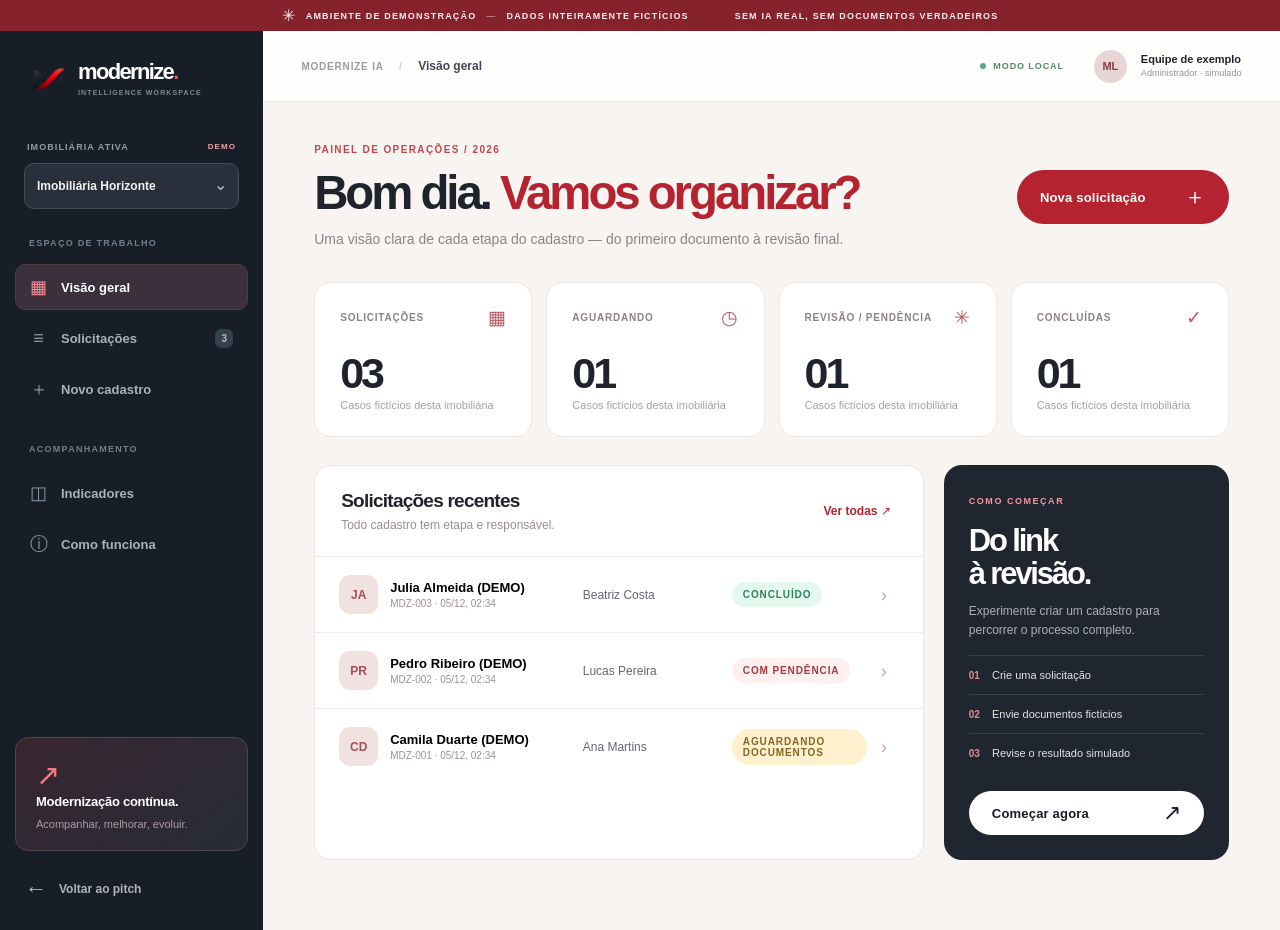
<file: demo.html>
<!doctype html>
<html lang="pt-BR">
<head>
  <meta charset="utf-8"><meta name="viewport" content="width=device-width,initial-scale=1,viewport-fit=cover">
  <meta name="theme-color" content="#171c23">
  <meta name="description" content="Demonstração acadêmica interativa do Modernize IA com dados totalmente fictícios.">
  <title>Modernize IA — Demonstração</title>
  <link rel="icon" href="assets/brand/Glossy%20Red%20and%20Graphite%20M%20Logo.png">
  <link rel="stylesheet" href="css/app.css"><link rel="stylesheet" href="css/demo.css">
  <script defer src="js/demo.js"></script>
</head>
<body class="demo-app">
  <div class="demo-ribbon" role="note"><span class="ribbon-spark">✳</span> AMBIENTE DE DEMONSTRAÇÃO <b>—</b> DADOS INTEIRAMENTE FICTÍCIOS <span class="ribbon-spacer"></span> SEM IA REAL, SEM DOCUMENTOS VERDADEIROS</div>
  <div class="app-layout" id="app-layout">
    <aside class="app-sidebar" id="app-sidebar">
      <div class="sidebar-logo"><img src="assets/brand/Glossy%20Red%20and%20Graphite%20M%20Logo.png" alt=""><div><strong>modernize<span>.</span></strong><small>INTELLIGENCE WORKSPACE</small></div></div>
      <div class="sidebar-switch-label">IMOBILIÁRIA ATIVA <span>DEMO</span></div>
      <label class="tenant-control"><span class="sr-only">Selecionar imobiliária fictícia</span><select id="tenant-select"><option value="horizonte">Imobiliária Horizonte</option><option value="aurora">Imobiliária Aurora</option></select><span class="tenant-arrow">⌄</span></label>
      <nav class="app-nav" aria-label="Navegação do sistema">
        <div class="nav-caption">ESPAÇO DE TRABALHO</div>
        <button type="button" class="nav-item is-active" data-view="dashboard"><span class="nav-symbol">▦</span> Visão geral</button>
        <button type="button" class="nav-item" data-view="applications"><span class="nav-symbol">≡</span> Solicitações <span id="side-total" class="side-count">0</span></button>
        <button type="button" class="nav-item" data-view="create"><span class="nav-symbol">＋</span> Novo cadastro</button>
        <div class="nav-caption second">ACOMPANHAMENTO</div>
        <button type="button" class="nav-item" data-view="insights"><span class="nav-symbol">◫</span> Indicadores</button>
        <button type="button" class="nav-item" data-view="about"><span class="nav-symbol">ⓘ</span> Como funciona</button>
      </nav>
      <div class="sidebar-bottom"><div class="sidebar-bottom-card"><div class="sidebar-bottom-icon">↗</div><strong>Modernização contínua.</strong><p>Acompanhar, melhorar, evoluir.</p></div><a class="back-to-deck" href="slides.html#slide-7"><span>←</span> Voltar ao pitch</a></div>
    </aside>

    <div class="app-main"><header class="app-topbar"><button id="mobile-menu" class="mobile-menu" aria-label="Abrir menu de navegação">☰</button><div class="breadcrumb">MODERNIZE IA <span>/</span> <strong id="breadcrumb-current">Visão geral</strong></div><div class="topbar-end"><span class="demo-connection"><span></span> MODO LOCAL</span><div class="avatar">ML</div><div class="user-label"><strong>Equipe de exemplo</strong><small>Administrador · simulado</small></div></div></header>
      <main class="workspace" id="workspace" tabindex="-1">
        <section class="view" id="view-dashboard">
          <div class="workspace-heading"><div><div class="workspace-eyebrow">PAINEL DE OPERAÇÕES / 2026</div><h1>Bom dia. <span>Vamos organizar?</span></h1><p>Uma visão clara de cada etapa do cadastro — do primeiro documento à revisão final.</p></div><button class="btn btn-primary" id="dashboard-new">Nova solicitação <span>＋</span></button></div>
          <div id="dashboard-stats" class="dashboard-stats"></div>
          <div class="dashboard-content"><div class="dashboard-table-panel"><div class="panel-top"><div><h2>Solicitações recentes</h2><p>Todo cadastro tem etapa e responsável.</p></div><button class="text-action" id="view-all">Ver todas ↗</button></div><div id="dashboard-list"></div></div><div class="quick-guide"><span class="quick-guide-kicker">COMO COMEÇAR</span><h3>Do link<br>à revisão.</h3><p>Experimente criar um cadastro para percorrer o processo completo.</p><div class="quick-step"><span>01</span><p>Crie uma solicitação</p></div><div class="quick-step"><span>02</span><p>Envie documentos fictícios</p></div><div class="quick-step"><span>03</span><p>Revise o resultado simulado</p></div><button class="btn btn-light" id="guide-start">Começar agora <span>↗</span></button></div></div>
        </section>

        <section class="view" id="view-applications" hidden><div class="workspace-heading"><div><div class="workspace-eyebrow">GESTÃO DE CADASTROS</div><h1>Solicitações<span>.</span></h1><p>Acompanhe as etapas e intervenha quando a documentação precisar de atenção.</p></div><button class="btn btn-primary" id="applications-new">Nova solicitação <span>＋</span></button></div><div class="app-filters"><label class="search-field"><span>⌕</span><input id="application-search" type="search" placeholder="Buscar interessado, código ou responsável" autocomplete="off"/></label><label class="filter-select"><span class="sr-only">Filtrar por situação</span><select id="status-filter"><option value="all">Todas as etapas</option><option value="awaiting">Aguardando documentos</option><option value="processing">Em processamento</option><option value="review">Em revisão</option><option value="issue">Com pendência</option><option value="done">Concluídas</option></select></label></div><div class="data-table" id="all-applications"></div></section>

        <section class="view" id="view-create" hidden><div class="workspace-heading"><div><div class="workspace-eyebrow">NOVO PROCESSO / DEMONSTRAÇÃO</div><h1>Criar solicitação<span>.</span></h1><p>O interessado receberá um link fictício para enviar os documentos básicos.</p></div></div><div class="create-grid"><form id="create-form" class="create-panel"><h2>Informações iniciais</h2><p>Nomes inventados são recomendados. Esta demo não recebe dados reais.</p><label class="field">Nome fictício do interessado <input type="text" id="create-name" name="name" maxlength="72" required placeholder="Ex.: Marina Silva — personagem fictícia" value="Marina Vieira (DEMO)"/></label><label class="field">Funcionário responsável <select id="create-assignee" name="assignee"><option value="Ana Martins">Ana Martins — demonstração</option><option value="Lucas Pereira">Lucas Pereira — demonstração</option><option value="Beatriz Costa">Beatriz Costa — demonstração</option></select></label><div class="form-two"><label class="field">Tipo de processo <input type="text" value="Cadastro para locação" disabled/></label><label class="field">Documentação <input type="text" value="Básica (3 itens)" disabled/></label></div><div class="form-actions"><button class="btn btn-primary" type="submit">Criar e gerar link <span>↗</span></button><button class="btn btn-outline" id="create-cancel" type="button">Cancelar</button></div></form><div class="create-aside"><div class="create-aside-top"><span>↗</span><h3>Um fluxo, menos ruído.</h3><p>O link organiza o envio em uma única solicitação para a equipe acompanhar.</p></div><div class="check-item"><span>✓</span> Documento de identificação</div><div class="check-item"><span>✓</span> Comprovante de residência</div><div class="check-item"><span>✓</span> Comprovante de renda</div><div class="aside-small">Nenhum destes documentos será enviado de verdade. O portal fornece apenas pacotes sintéticos pré-definidos.</div></div></div></section>

        <section class="view" id="view-details" hidden><div id="details-content"></div></section>
        <section class="view" id="view-insights" hidden><div class="workspace-heading"><div><div class="workspace-eyebrow">INDICADORES DA DEMONSTRAÇÃO</div><h1>Clareza na rotina<span>.</span></h1><p>Os números abaixo são calculados somente a partir dos casos fictícios desta sessão.</p></div></div><div id="insights-content"></div></section>
        <section class="view" id="view-about" hidden><div class="workspace-heading"><div><div class="workspace-eyebrow">O QUE É MODERNIZE IA</div><h1>Processos, não promessas<span>.</span></h1><p>Este protótipo foi desenvolvido para demonstrar a jornada prevista no trabalho acadêmico.</p></div></div><div class="about-grid"><div class="about-primary"><h2>O que funciona nesta demo?</h2><div class="about-features"><div><span>01</span><strong>Gestão de solicitações</strong><p>Criação, etapas, responsáveis e histórico por imobiliária fictícia.</p></div><div><span>02</span><strong>Portal de upload simulado</strong><p>Pacotes de documentos pré-programados, sem coleta de arquivos reais.</p></div><div><span>03</span><strong>Extração simulada</strong><p>Um motor determinístico aponta campos e pendências para conferência humana.</p></div><div><span>04</span><strong>Revisão manual</strong><p>O funcionário valida, corrige campos e conclui o cadastro.</p></div></div></div><div class="about-side"><span class="badge issue">NÃO É AMBIENTE DE PRODUÇÃO</span><h3>O que não está implementado?</h3><p>Google OAuth real, IA generativa, storage privado, base PostgreSQL, segurança multi-tenant de produção, tratamento de documentos pessoais e conformidade LGPD operacional.</p><p>Separar imobiliárias fictícias no navegador <strong>não comprova isolamento entre clientes em um servidor.</strong></p><button class="btn btn-outline" type="button" id="reset-demo">Restaurar demonstração <span>↺</span></button><a class="about-reference" href="slides.html#slide-8">Ver arquitetura proposta no pitch ↗</a></div></div></section>
      </main>
    </div>
  </div>

  <!-- Portal separado: renderizado quando ?mode=upload&id=ID -->
  <div id="upload-portal" class="upload-portal" hidden><header class="portal-header"><a href="demo.html" class="portal-brand"><img src="assets/brand/Glossy%20Red%20and%20Graphite%20M%20Logo.png" alt=""><strong>modernize<span>.</span></strong></a><span>PORTAL DE DOCUMENTOS / DEMO</span></header><main class="portal-container" id="portal-content"></main><footer class="portal-footer">Protótipo acadêmico · Somente arquivos simulados · Não compartilhe dados reais</footer></div>

  <div class="toast-stack" id="toast-stack" role="status" aria-live="polite"></div>
  <dialog id="confirm-dialog" class="confirm-dialog"><form method="dialog"><h2>Restaurar a demonstração?</h2><p>Todos os cadastros criados nesta sessão serão substituídos por casos fictícios de exemplo.</p><div><button value="cancel" class="btn btn-outline">Cancelar</button><button value="confirm" class="btn btn-primary">Restaurar <span>↺</span></button></div></form></dialog>
<script>if ('serviceWorker' in navigator && ['https:', 'http:'].includes(location.protocol)) window.addEventListener('load',()=>navigator.serviceWorker.register('./sw.js').catch(()=>{}));</script>
</body>
</html>
</file>
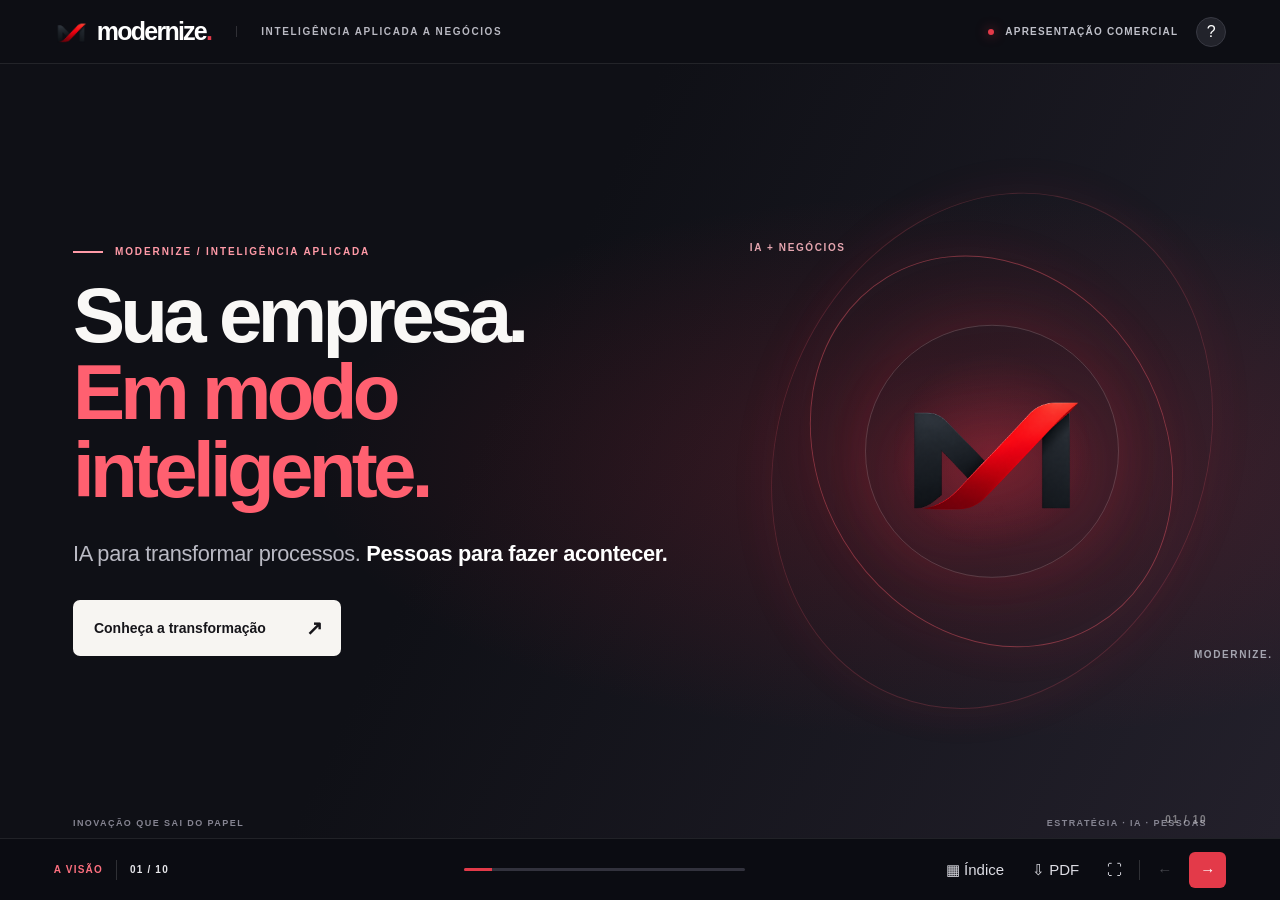
<file: slides.html>
<!doctype html>
<html lang="pt-BR">
<head>
  <meta charset="utf-8">
  <meta name="viewport" content="width=device-width,initial-scale=1,viewport-fit=cover">
  <meta name="theme-color" content="#0e1016">
  <meta name="description" content="Modernize: modernização de empresas com inteligência artificial, automações, integração de processos e capacitação de equipes.">
  <title>Modernize — Sua empresa em modo inteligente</title>
  <link rel="icon" href="assets/brand/Glossy%20Red%20and%20Graphite%20M%20Logo.png">
  <link rel="stylesheet" href="css/slides.css">
  <script defer src="js/slides.js"></script>
</head>
<body class="pitch-app">
  <a class="skip-link" href="#deck">Ir para a apresentação</a>
  <header class="topbar">
    <a class="wordmark" href="#slide-1" aria-label="Modernize — voltar ao início">
      <img src="assets/brand/Glossy%20Red%20and%20Graphite%20M%20Logo.png" alt="">
      <span>modernize<span class="wordmark-dot">.</span></span>
    </a>
    <span class="topbar-line">INTELIGÊNCIA APLICADA A NEGÓCIOS</span>
    <div class="topbar-right"><span class="topbar-status"><i></i> APRESENTAÇÃO COMERCIAL</span><button type="button" class="topbar-help" id="help-open" aria-label="Ajuda e atalhos">?</button></div>
  </header>

  <main id="deck" class="deck" tabindex="-1" aria-label="Pitch Modernize — apresentação para banca">
    <!-- 01 — VISÃO -->
    <section class="slide slide--night slide--cover is-active" id="slide-1" aria-labelledby="s1-title">
      <div class="slide-content cover-grid">
        <div class="cover-copy">
          <p class="kicker kicker--light"><span class="kicker-bar"></span> MODERNIZE / INTELIGÊNCIA APLICADA</p>
          <h1 id="s1-title">Sua empresa.<br><em>Em modo inteligente.</em></h1>
          <p class="main-lead vis-lead">IA para transformar processos. <strong>Pessoas para fazer acontecer.</strong></p>
          <button type="button" class="action action--light" data-next>Conheça a transformação <span aria-hidden="true">↗</span></button>
        </div>
        <div class="cover-art" aria-hidden="true">
          <div class="orb orb-one"></div><div class="orb orb-two"></div><div class="orb orb-three"></div>
          <div class="cover-mark"><img src="assets/brand/Glossy%20Red%20and%20Graphite%20M%20Logo.png" alt=""></div>
          <div class="orbit-label orbit-label--top">IA + NEGÓCIOS</div><div class="orbit-label orbit-label--bottom">MODERNIZE.</div>
        </div>
        <div class="cover-foot"><span>INOVAÇÃO QUE SAI DO PAPEL</span><span>ESTRATÉGIA · IA · PESSOAS</span></div>
      </div>
      <span class="slide-number">01 / 10</span>
    </section>

    <!-- 02 — PROBLEMA -->
    <section class="slide slide--cream" id="slide-2" aria-labelledby="s2-title" hidden>
      <div class="slide-content vis-slide">
        <p class="kicker"><span class="kicker-bar"></span> O PROBLEMA</p>
        <h2 id="s2-title" class="vis-title">Quanto custa<br><em>continuar no manual?</em></h2>
        <div class="vis-pain">
          <div class="vis-pain-tile"><span class="vis-giant-symbol">↻</span><strong>RETRABALHO</strong><small>Redigitar tudo.</small></div>
          <div class="vis-pain-tile"><span class="vis-giant-symbol">⌛</span><strong>ESPERA</strong><small>Fluxos parados.</small></div>
          <div class="vis-pain-tile"><span class="vis-giant-symbol">≋</span><strong>DISPERSÃO</strong><small>Informações soltas.</small></div>
        </div>
        <div class="vis-punch">O problema não é a equipe. <b>É o processo.</b></div>
      </div>
      <span class="slide-number">02 / 10</span>
    </section>

    <!-- 03 — SOLUÇÃO -->
    <section class="slide slide--red" id="slide-3" aria-labelledby="s3-title" hidden>
      <div class="slide-content vis-slide">
        <p class="kicker kicker--light"><span class="kicker-bar"></span> NOSSA PROPOSTA DE VALOR</p>
        <h2 id="s3-title" class="vis-title">IA útil.<br><em>Negócios mais ágeis.</em></h2>
        <div class="vis-cycle" aria-label="Método Modernize">
          <div class="vis-cycle-item"><span>01</span><b>⌕</b><strong>ENTENDER</strong></div>
          <div class="vis-cycle-arrow">→</div>
          <div class="vis-cycle-item"><span>02</span><b>✳</b><strong>AUTOMATIZAR</strong></div>
          <div class="vis-cycle-arrow">→</div>
          <div class="vis-cycle-item"><span>03</span><b>◎</b><strong>CAPACITAR</strong></div>
          <div class="vis-cycle-arrow">→</div>
          <div class="vis-cycle-item"><span>04</span><b>↗</b><strong>EVOLUIR</strong></div>
        </div>
        <div class="vis-statement"><strong>Não entregamos só uma ferramenta.</strong><span>Entregamos um caminho de modernização.</span></div>
      </div>
      <span class="slide-number">03 / 10</span>
    </section>

    <!-- 04 — MERCADO -->
    <section class="slide slide--white" id="slide-4" aria-labelledby="s4-title" hidden>
      <div class="slide-content vis-slide">
        <p class="kicker"><span class="kicker-bar"></span> MERCADO / PONTO DE PARTIDA</p>
        <h2 id="s4-title" class="vis-title">Começamos focados.<br><em>Para crescer além.</em></h2>
        <div class="vis-market">
          <div class="vis-market-number"><small>TAM · POTENCIAL</small><strong>120</strong><span>imobiliárias</span></div>
          <span class="vis-market-chevron">›</span>
          <div class="vis-market-number"><small>SAM · ATENDÍVEIS</small><strong>72</strong><span>imobiliárias</span></div>
          <span class="vis-market-chevron">›</span>
          <div class="vis-market-number vis-market-active"><small>SOM · META / 12 MESES</small><strong>8</strong><span>clientes-alvo</span></div>
        </div>
        <div class="vis-market-bottom"><b>B2B</b><span>Entrada: imobiliárias de Santa Maria (RS)</span><span class="vis-hypothesis">SIMULAÇÃO DIDÁTICA · TAM/SAM NÃO VERIFICADOS</span></div>
      </div>
      <span class="slide-number">04 / 10</span>
    </section>

    <!-- 05 — MVP + COMPARATIVO HIPOTÉTICO -->
    <section class="slide slide--night slide--comparison" id="slide-5" aria-labelledby="s5-title"
      data-batch-size="120" data-manual-minutes="20" data-ai-minutes="2" data-review-minutes="5"
      data-hourly-cost-brl="30" data-ai-cost-brl="0.50" hidden>
      <div class="slide-content vis-slide compare-content">
        <p class="kicker kicker--light"><span class="kicker-bar"></span> MODERNIZE IA</p>
        <h2 id="s5-title" class="vis-title compare-title">120 cadastros.<br><em>Outro nível.</em></h2>
        <div class="compare-columns" aria-label="Simulação de 120 cadastros: quarenta horas e mil e duzentos reais manualmente versus quatorze horas e trezentos e sessenta reais com IA e revisão humana">
          <article class="compare-side compare-side--manual">
            <div class="compare-side-top"><span>MANUAL</span><b aria-hidden="true">⌛</b></div>
            <div class="compare-time"><strong>40<small>h</small></strong><span>LOTE</span></div>
            <div class="compare-cost"><span>CUSTO</span><strong>R$ 1.200</strong></div>
          </article>
          <span class="compare-versus" aria-hidden="true">VS</span>
          <article class="compare-side compare-side--ai">
            <div class="compare-side-top"><span>IA + HUMANO</span><b aria-hidden="true">✳</b></div>
            <div class="compare-time"><strong>14<small>h</small></strong><span>REVISÃO</span></div>
            <div class="compare-cost"><span>CUSTO</span><strong>R$ 360</strong></div>
          </article>
        </div>
        <div class="compare-footer">
          <div class="compare-savings" aria-label="Reduções calculadas para a hipótese ilustrativa">
            <span><b>−65%</b> TEMPO</span>
            <span><b>−70%</b> CUSTO</span>
          </div>
          <a href="demo.html?from=slides" id="launch-demo" class="action action--light compare-demo">Demo <span aria-hidden="true">↗</span></a>
        </div>
        <p class="compare-caveat">VALORES SIMULADOS · 20MIN MANUAL / 2MIN IA + 5MIN REVISÃO POR CASO · R$30/H · IA R$0,50 · SEM FIXOS · DADOS FICTÍCIOS · SEM IA REAL.</p>
      </div>
      <span class="slide-number">05 / 10</span>
    </section>

    <!-- 06 — VIABILIDADE TÉCNICA -->
    <section class="slide slide--cream" id="slide-6" aria-labelledby="s6-title" hidden>
      <div class="slide-content vis-slide">
        <p class="kicker"><span class="kicker-bar"></span> VIABILIDADE TÉCNICA / ARQUITETURA PROPOSTA</p>
        <h2 id="s6-title" class="vis-title">Simples na frente.<br><em>Responsável por trás.</em></h2>
        <div class="vis-tech">
          <div class="vis-tech-node"><small>INTERFACE</small><strong>WEB</strong><span>TypeScript</span></div>
          <span class="vis-tech-link">→</span>
          <div class="vis-tech-node vis-tech-main"><small>SEGURANÇA</small><strong>API</strong><span>Node.js · autenticação</span></div>
          <span class="vis-tech-link">→</span>
          <div class="vis-tech-node"><small>DADOS + PROCESSAMENTO</small><strong>IA</strong><span>PostgreSQL · arquivos privados</span></div>
        </div>
        <div class="vis-safety"><span>✓ Revisão humana</span><span>✓ Isolamento por empresa</span><span>✓ LGPD no projeto</span></div>
        <p class="vis-fineprint">Stack de referência planejada · infraestrutura produtiva ainda não implementada.</p>
      </div>
      <span class="slide-number">06 / 10</span>
    </section>

    <!-- 07 — MODELO DE NEGÓCIO -->
    <section class="slide slide--white" id="slide-7" aria-labelledby="s7-title" hidden>
      <div class="slide-content vis-slide">
        <p class="kicker"><span class="kicker-bar"></span> COMO A MODERNIZE GERA RECEITA</p>
        <h2 id="s7-title" class="vis-title">Serviço que começa.<br><em>Parceria que continua.</em></h2>
        <div class="vis-pricing">
          <div class="vis-price-card"><small>IMPLANTAÇÃO / IMOBILIÁRIA</small><strong>R$ 990</strong><span>uma vez</span></div>
          <div class="vis-price-card vis-price-primary"><small>MODERNIZE IA / IMOBILIÁRIA</small><strong>R$ 299</strong><span>por mês</span></div>
          <div class="vis-price-card"><small>CAPACITAÇÃO</small><strong>R$ 1.500</strong><span>por workshop</span></div>
          <div class="vis-price-card"><small>AUTOMAÇÃO</small><strong>R$ 4.000</strong><span>por projeto</span></div>
        </div>
        <p class="vis-fineprint">Preços de planejamento · sem contratos ou vendas confirmadas.</p>
      </div>
      <span class="slide-number">07 / 10</span>
    </section>

    <!-- 08 — FINANÇAS -->
    <section class="slide slide--cream" id="slide-8" aria-labelledby="s8-title" hidden>
      <div class="slide-content vis-slide">
        <p class="kicker"><span class="kicker-bar"></span> FINANÇAS / CENÁRIO-BASE SIMULADO · 12 MESES</p>
        <h2 id="s8-title" class="vis-title">Crescer com os<br><em>pés no chão.</em></h2>
        <div class="vis-finance">
          <div class="vis-finance-left">
            <div class="vis-fin-row"><span>RECEITA</span><strong>R$ 68,1 mil</strong><div class="vis-fin-track"><i style="width:100%"></i></div></div>
            <div class="vis-fin-row"><span>DESPESAS</span><strong>R$ 65,8 mil</strong><div class="vis-fin-track"><i style="width:96.6%"></i></div></div>
          </div>
          <div class="vis-fin-result"><small>RESULTADO PROJETADO</small><strong>+ R$ 2,3 mil</strong><span>MARGEM DE 3,4%</span></div>
        </div>
        <div class="vis-fin-footer"><div><small>CAIXA INICIAL SIMULADO</small><b>R$ 3 mil</b></div><div><small>MENOR SALDO PROJETADO</small><b>R$ 1,5 mil</b></div><span>Remuneração parcial de R$ 2,5 mil/mês incluída.</span></div>
      </div>
      <span class="slide-number">08 / 10</span>
    </section>

    <!-- 09 — TRAÇÃO + EQUIPE -->
    <section class="slide slide--night" id="slide-9" aria-labelledby="s9-title" hidden>
      <div class="slide-content vis-slide">
        <p class="kicker kicker--light"><span class="kicker-bar"></span> TRAÇÃO E EQUIPE / STATUS ATUAL</p>
        <h2 id="s9-title" class="vis-title">O protótipo existe.<br><em>A validação é o próximo passo.</em></h2>
        <div class="vis-proof">
          <div class="vis-proof-item"><strong>01</strong><span>DEMO NAVEGÁVEL</span><small>Com dados sintéticos</small></div>
          <div class="vis-proof-item"><strong>0</strong><span>CLIENTES COMPROVADOS</span><small>Sem vendas declaradas</small></div>
          <div class="vis-proof-item vis-proof-team"><strong>3–5</strong><span>INTEGRANTES PREVISTOS</span><small>Produto · tecnologia · negócio · UX</small></div>
        </div>
        <p class="vis-fineprint vis-fineprint-dark">Equipe: nomes e responsabilidades reais ainda precisam ser inseridos pelo grupo.</p>
      </div>
      <span class="slide-number">09 / 10</span>
    </section>

    <!-- 10 — DADO DE MERCADO REAL + PEDIDO À BANCA -->
    <section class="slide slide--night slide--final slide--market-close" id="slide-10" aria-labelledby="s10-title" hidden>
      <div class="slide-content market-close-layout">
        <p class="kicker kicker--light"><span class="kicker-bar"></span> A TRANSFORMAÇÃO JÁ COMEÇOU</p>
        <div class="market-close-grid">
          <div class="market-close-stat">
            <strong class="market-close-number">88<small>%</small></strong>
            <p>das organizações <b>pesquisadas</b> relataram usar IA em alguma função empresarial.</p>
            <a class="market-close-source" href="https://hai.stanford.edu/ai-index/2026-ai-index-report/economy" target="_blank" rel="noopener noreferrer">FONTE: STANFORD AI INDEX 2026 · DADOS DE 2025 ↗</a>
          </div>
          <div class="market-close-message">
            <h2 id="s10-title">O mercado já está <em>se modernizando.</em></h2>
            <p class="market-close-tagline">Não deixe sua empresa <strong>ficar para trás.</strong></p>
            <div class="market-close-actions">
              <a class="action action--red" href="https://eduardolavall.github.io/modernize/#servicos" target="_blank" rel="noopener noreferrer">Modernize seu negócio <span aria-hidden="true">↗</span></a>
            </div>
          </div>
        </div>
        <div class="market-close-bottom">
          <span>PARA COMEÇAR: <strong>EMPRESAS PILOTO + MENTORIA + VALIDAÇÃO</strong></span>
          <span>AMOSTRA GLOBAL; NÃO REPRESENTA TODAS AS EMPRESAS.</span>
        </div>
      </div>
      <span class="slide-number">10 / 10</span>
    </section>
  </main>

  <footer class="toolbar" aria-label="Controles da apresentação">
    <div class="toolbar-left"><span id="chapter-label">A CHAMADA</span><span class="toolbar-sep"></span><span id="slide-counter">01 / 10</span></div>
    <div class="toolbar-progress" aria-hidden="true"><span id="toolbar-progress-fill"></span></div>
    <div class="toolbar-actions">
      <button type="button" id="overview-open" aria-label="Abrir índice dos slides" title="Índice (Esc)">▦ <span>Índice</span></button>
      <button type="button" id="print-slides" aria-label="Imprimir ou salvar PDF" title="Salvar PDF">⇩ <span>PDF</span></button>
      <button type="button" id="fullscreen" aria-label="Alternar tela cheia" title="Tela cheia (F)">⛶</button>
      <span class="toolbar-sep"></span>
      <button type="button" id="slide-prev" aria-label="Slide anterior">←</button>
      <button type="button" id="slide-next" aria-label="Próximo slide">→</button>
    </div>
  </footer>

  <div id="overview" class="overview" role="dialog" aria-modal="true" aria-label="Índice dos slides" hidden>
    <div class="overview-panel"><div class="overview-heading"><div><span class="kicker">NAVEGUE PELO PITCH</span><h2>O caminho da mudança.</h2></div><button type="button" id="overview-close" aria-label="Fechar índice">×</button></div><div id="overview-grid" class="overview-grid"></div><p>Use as setas para navegar, Esc para abrir o índice e F para tela cheia.</p></div>
  </div>
  <dialog id="help-dialog" class="help-dialog"><div class="help-header"><strong>Atalhos da apresentação</strong><button type="button" id="help-close" aria-label="Fechar ajuda">×</button></div><p><kbd>→</kbd> / <kbd>Espaço</kbd> Próximo slide</p><p><kbd>←</kbd> Slide anterior</p><p><kbd>Home</kbd> / <kbd>End</kbd> Primeiro / último</p><p><kbd>Esc</kbd> Índice</p><p><kbd>F</kbd> Tela cheia</p><p><kbd>P</kbd> Imprimir ou salvar PDF</p></dialog>
</body>
</html>
</file>
<file: landing/styles.css>
@import url('https://fonts.googleapis.com/css2?family=DM+Sans:wght@400;500;600;700;800&family=Outfit:wght@400;500;600;700;800;900&display=swap');
:root{--ink:#1f232b;--night:#171c23;--night2:#232831;--red:#b4232f;--red2:#d53b4e;--wine:#7e1e29;--soft:#f5f1ee;--paper:#fffcf9;--line:#e4ded8;--stone:#b8b1ac;--muted:#74757a;--blue:#8fa8c1;--w:1216px;--round:22px;color:var(--ink);background:var(--soft);font-family:"DM Sans",Inter,ui-sans-serif,-apple-system,BlinkMacSystemFont,"Segoe UI",sans-serif;font-synthesis:none}
*,*:before,*:after{box-sizing:border-box}html{scroll-behavior:smooth;scroll-padding-top:95px}body{margin:0;min-width:320px;overflow-x:hidden;-webkit-font-smoothing:antialiased}body.nav-open{overflow:hidden}button,a{ -webkit-tap-highlight-color:transparent}button{font:inherit;cursor:pointer}a{color:inherit;text-decoration:none}button:focus-visible,a:focus-visible,summary:focus-visible{outline:3px solid #e34c61;outline-offset:5px}::selection{background:#b4232f;color:white}.shell{max-width:calc(var(--w) + 2*36px);margin:0 auto;padding-left:36px;padding-right:36px}h1,h2,h3,p{margin-top:0}h1,h2,h3{font-family:Outfit,"DM Sans",sans-serif;letter-spacing:-.048em}h2{font-weight:700}em{font-style:normal;color:var(--red)}.skip-link{position:fixed;top:-120px;left:20px;z-index:9999;padding:13px 20px;background:#fff;color:#111;border-radius:4px}.skip-link:focus{top:20px}.reading-progress{position:fixed;z-index:150;top:0;left:0;width:100%;height:3px;background:var(--red);transform-origin:left;transform:scaleX(0);pointer-events:none}.overline{display:flex;align-items:center;gap:11px;text-transform:uppercase;font-size:10px;font-weight:800;letter-spacing:.175em;color:var(--red)}.overline.on-dark{color:#f6afb8}.red-star{font-size:20px}.tiny-star{font-size:20px;color:#ff9fad}.section-meta{display:flex;justify-content:space-between;align-items:center;gap:20px;padding-bottom:20px;border-bottom:1px solid #ded8d3;text-transform:uppercase;letter-spacing:.12em;color:var(--red);font-size:10px;font-weight:800}.section-meta span:last-child{color:#aaa2a2}.section-meta.meta-on-dark{border-color:#ffffff2b}.section-meta.meta-on-dark span{color:#ffb1bd}
.button{min-height:57px;padding:0 24px;display:inline-flex;justify-content:space-between;align-items:center;gap:36px;border-radius:100px;font-size:12px;font-weight:800;transition:background .23s ease,color .23s ease,transform .25s ease,box-shadow .25s ease;white-space:nowrap}.button:hover{transform:translateY(-3px);box-shadow:0 12px 40px #0002}.button span{font-size:21px;font-weight:400}.button-light{background:#fff;color:#1d232b}.button-light:hover{background:#f8e9e9}.button-red{background:var(--red);color:#fff}.button-red:hover{background:var(--wine)}.text-link{display:inline-flex;align-items:center;gap:10px;font-size:12px;font-weight:800;text-decoration:underline;text-underline-offset:5px;text-decoration-color:#c9bcb9}.text-link span{font-size:20px;font-weight:400}.text-link-light{color:#fff;text-decoration-color:#66666c}
.site-header{position:sticky;top:0;z-index:100;background:rgba(251,248,244,.96);border-bottom:1px solid #e9e3dd;backdrop-filter:blur(18px);transition:box-shadow .2s}.site-header.is-scrolled{box-shadow:0 8px 24px #221e2415}.nav-shell{height:88px;display:flex;align-items:center;justify-content:space-between;gap:26px}.nav-brand{display:flex;align-items:center;max-width:183px;flex-shrink:0}.nav-brand img{width:173px;height:auto;max-height:65px;object-fit:contain}.nav-links{display:flex;align-items:center;gap:31px;margin-left:auto}.nav-links>a{font-size:12px;font-weight:750;color:#53565d;white-space:nowrap;transition:color .2s}.nav-links>a:hover{color:var(--red)}.nav-cta{display:flex;align-items:center;gap:22px;border:1px solid #d2c8c5;border-radius:999px;padding:13px 18px 13px 22px;font-size:12px;font-weight:850;white-space:nowrap}.nav-cta span{font-size:18px;color:var(--red);font-weight:400}.nav-cta:hover{border-color:var(--red);color:var(--red)}.nav-mobile-cta,.menu-toggle{display:none!important}
.hero{background:#181e26;color:#fff;position:relative;overflow:hidden;isolation:isolate;min-height:682px}.hero:before{content:"";position:absolute;inset:0;background:radial-gradient(ellipse at 85% 42%,#8b253441,transparent 39%),radial-gradient(circle at 36% 13%,#515e7015,transparent 39%);z-index:-1}.hero-grid{position:absolute;inset:0;background-image:linear-gradient(#ffffff08 1px,transparent 1px),linear-gradient(90deg,#ffffff08 1px,transparent 1px);background-size:73px 73px;mask-image:linear-gradient(90deg,transparent 10%,black 100%);opacity:.52;z-index:-1}.hero-light{position:absolute;right:-18%;top:-45%;width:900px;height:900px;border-radius:50%;border:1px solid #f56c7c24;box-shadow:inset 0 0 130px #8c26352b,0 0 130px #6822312a;pointer-events:none}.hero-layout{display:grid;grid-template-columns:1.04fr .96fr;align-items:center;min-height:646px;position:relative;gap:12px}.hero-copy{padding:76px 0 85px;position:relative;z-index:2}.hero h1{font-size:clamp(55px,5.3vw,83px);line-height:1.035;letter-spacing:-.07em;font-weight:700;margin:27px 0 25px}.hero h1 span{color:#fff}.hero h1 em{color:#f08c9a}.hero-copy>p{max-width:540px;color:#c6c9cf;font-size:16px;line-height:1.83;margin-bottom:32px}.hero-copy>p strong{color:#fff}.hero-actions{display:flex;align-items:center;gap:27px;flex-wrap:wrap}.hero-bottom{margin-top:67px;display:flex;align-items:center;gap:13px;color:#b1b6c0;font-size:9px;letter-spacing:.15em;font-weight:800}.hero-bottom-line{width:37px;height:1px;background:#d05265}.dot-separator{width:3px;height:3px;background:#d6a9ae;border-radius:50%}.hero-visual{height:574px;width:100%;position:relative;display:grid;place-items:center;perspective:1000px}.orbit{position:absolute;border-radius:50%;border:1px solid #b9687866;aspect-ratio:1}.orbit-one{width:76%;max-width:428px;border-style:dashed;animation:orbitSpin 65s linear infinite}.orbit-two{width:57%;max-width:328px;border-color:#f6b5bf38;box-shadow:inset 0 0 70px #992c3c1a}.orbit-three{width:93%;max-width:539px;border-color:#fff2;animation:orbitSpin 110s linear infinite reverse}.orbit-core{position:relative;z-index:2;width:192px;height:192px;border-radius:50%;display:flex;flex-direction:column;align-items:center;justify-content:center;gap:7px;background:radial-gradient(circle at 50% 40%,#632534 0%,#361f2a 56%,#24232b 100%);border:1px solid #c76f7c4d;box-shadow:0 0 110px #b82f4333,inset 0 0 40px #0004}.orbit-core img{height:116px;width:116px;object-fit:contain;border-radius:20px}.orbit-core>span{text-align:center;color:#d2bbc2;font-size:9px;letter-spacing:.16em;font-weight:850;line-height:1.6}.orbit-spark{position:absolute;width:9px;height:9px;border-radius:50%;background:#ed8d9b;box-shadow:0 0 22px 6px #e04d6a70}.spark-one{top:12%;left:51%}.spark-two{top:68%;right:8%;height:6px;width:6px}.spark-three{bottom:15%;left:17%;width:6px;height:6px}.orbit-label{position:absolute;z-index:4;color:#e6e0e5;padding:12px 15px;display:flex;align-items:center;gap:9px;border:1px solid #ffffff24;background:#34323bce;backdrop-filter:blur(10px);border-radius:10px;font-size:11px;font-weight:750;box-shadow:0 8px 26px #0002}.orbit-label .label-index{font-size:9px;color:#ec93a0;font-weight:850}.label-top{top:5%;left:23%}.label-right{top:32%;right:0}.label-bottom{bottom:4%;right:20%}.label-left{left:1%;bottom:28%}.orbit-corner{position:absolute;right:1%;bottom:5%;display:flex;flex-direction:column;align-items:end;gap:5px;color:#bbadb7}.orbit-corner span{font-size:40px;line-height:1;color:#e8909f}.orbit-corner b{font-size:9px;letter-spacing:.2em}.orbit-corner small{font-size:9px}.hero-tail{height:35px;display:flex;align-items:center;justify-content:space-between;padding:0 max(36px,calc((100vw - var(--w))/2));font-size:9px;letter-spacing:.18em;color:#9ea3ab;border-top:1px solid #ffffff1a}
.statement-section{padding:107px 0 125px;background:#f7f3ef}.statement-layout{display:grid;grid-template-columns:28% 72%;padding-top:66px;gap:20px}.statement-stamp{display:flex;flex-direction:column;justify-content:space-between;align-self:start;width:190px;height:190px;border:1px solid #d7c8c7;border-radius:50%;padding:25px 30px;color:#9e626b;transform:rotate(-9deg)}.stamp-arrow{font-size:48px;line-height:1}.statement-stamp span:last-child{font-size:9px;line-height:1.5;letter-spacing:.14em;font-weight:800}.statement-copy h2{font-size:clamp(40px,5.0vw,70px);line-height:1.14;margin:0 0 32px}.statement-copy p{font-size:16px;line-height:1.8;color:#75737a;max-width:780px}.statement-copy p strong{color:var(--ink)}.statement-pills{display:flex;gap:10px;flex-wrap:wrap;margin-top:28px}.statement-pills span{font-size:10px;letter-spacing:.05em;text-transform:uppercase;font-weight:800;color:#895b62;background:#ebe2df;padding:11px 15px;border-radius:50px}
.services-section{padding:110px 0 124px;background:#fffdfb}.section-title-row{display:flex;justify-content:space-between;align-items:end;gap:42px;margin:56px 0 52px}.section-title-row h2{font-size:clamp(43px,5.1vw,70px);line-height:1.1;margin:0}.section-title-row>p{max-width:365px;line-height:1.75;color:#77777c;font-size:14px;margin-bottom:5px}.services-grid{display:grid;grid-template-columns:repeat(4,1fr);gap:13px}.service-card{border:1px solid #ebe5df;border-radius:17px;padding:25px 21px 22px;min-height:434px;display:flex;flex-direction:column;background:#faf8f5;overflow:hidden;transition:transform .28s,box-shadow .28s,border .28s}.service-card:hover{transform:translateY(-7px);box-shadow:0 22px 55px #1f232b10;border-color:#d7b7b9}.service-card-top{display:flex;justify-content:space-between;align-items:center;color:#8e8285;font-size:9px;font-weight:850;letter-spacing:.13em}.card-icon{font-size:20px;color:var(--red)}.service-illustration{position:relative;height:111px;min-height:111px;margin:27px 0 21px}.service-card h3{font-size:24px;font-weight:700;line-height:1.16;margin-bottom:15px}.service-card p{font-size:12px;line-height:1.7;color:#77767a;margin-bottom:22px}.service-tags{margin-top:auto;display:flex;gap:6px;flex-wrap:wrap}.service-tags span{font-size:9px;border:1px solid #e6ddda;padding:7px 10px;border-radius:999px;font-weight:800;color:#8b7177}.service-card-accent{background:#272a33;border-color:#272a33;color:#fff}.service-card-accent p{color:#c3c0c6}.service-card-accent .service-card-top{color:#d3c1c6}.service-card-accent .card-icon{color:#f0909c}.service-card-accent .service-tags span{border-color:#ffffff35;color:#e9c6cc}.illus-diagnostic{width:95%;height:106px;display:flex;flex-direction:column;justify-content:center;gap:9px;padding:20px;background:#eee9e5;border-radius:13px}.illus-diagnostic span{height:10px;border-radius:20px;background:#d0c7c3}.illus-diagnostic span:nth-child(2){width:65%}.illus-diagnostic span:nth-child(3){width:81%}.inspection-point{position:absolute;right:18px;top:31px;width:45px;height:45px;border:7px solid #bc3647;border-radius:50%;box-shadow:0 5px 22px #bd364736}.inspection-point:after{content:"";position:absolute;width:27px;height:8px;border-radius:6px;background:#bc3647;right:-24px;bottom:-12px;transform:rotate(45deg)}.illus-training{display:grid;place-items:center}.training-screen{width:151px;height:100px;border-radius:14px;background:#f4ece9;border:1px solid #e5d7d3;padding:15px 20px;display:flex;flex-direction:column;gap:8px;box-shadow:0 14px 25px #4e1f2d0d}.training-screen b{width:75px;height:10px;border-radius:10px;background:#b93545;margin-bottom:4px}.training-screen i{height:6px;background:#d0c1bc;border-radius:7px}.training-screen i:last-child{width:68%}.training-spark{position:absolute;top:-7px;right:22px;display:grid;place-items:center;background:#b4232f;color:white;border-radius:14px;width:37px;height:37px;font-size:30px;box-shadow:0 12px 20px #b4232f30}.illus-implementation{display:grid;place-items:center}.illus-implementation span{display:block;position:absolute;width:42px;height:42px;border:2px solid #d8c4c4;background:#f8eeee;border-radius:12px;z-index:2}.illus-implementation .node-main{width:67px;height:67px;border-color:#bd3446;background:#bf3547;box-shadow:0 10px 29px #ae3a4845}.illus-implementation .node-left{transform:translate(-79px,18px)}.illus-implementation .node-right{transform:translate(79px,-18px)}.illus-implementation .node-line{position:absolute;height:2px;background:#cd9ca3;transform-origin:center}.illus-implementation .line-a{width:74px;transform:translate(-50px,10px) rotate(-13deg)}.illus-implementation .line-b{width:74px;transform:translate(52px,-12px) rotate(-13deg)}.illus-evolution{display:grid;place-items:center}.evolution-ring{height:109px;width:109px;border-radius:50%;border:2px dashed #db7b8a;display:grid;place-items:center;animation:orbitSpin 32s linear infinite}.evolution-ring b{animation:orbitSpin 32s linear infinite reverse;color:#f4a6b0;font-size:67px;line-height:1;font-weight:400}
.process-section{background:#20252e;padding:115px 0 125px;color:#fff;position:relative;overflow:hidden}.process-section:after{content:"";position:absolute;left:-270px;bottom:-410px;width:800px;height:800px;border:1px solid #c3445a1c;border-radius:50%;pointer-events:none}.process-layout{display:grid;grid-template-columns:1fr 1.1fr;gap:95px}.process-intro h2{font-size:clamp(49px,5.2vw,74px);line-height:1.08;margin:38px 0 20px}.process-intro h2 em{color:#f09aa6}.process-intro>p{font-size:15px;color:#bfc0c8;line-height:1.8;max-width:435px}.method-index{display:flex;align-items:end;gap:20px;margin-top:107px;color:#a2a3ad}.method-index b{font-size:104px;color:#ffffff25;font-family:Outfit;font-weight:800;line-height:.9}.method-index span{font-size:10px;letter-spacing:.15em;line-height:1.6;font-weight:800}.process-content{min-width:0}.method-tabs{display:grid;grid-template-columns:1fr 1fr;gap:10px}.method-tab{background:#2d3039;border:1px solid #46404a;color:#d6d1d6;border-radius:12px;min-height:64px;text-align:left;padding:10px 15px;display:flex;align-items:center;gap:12px;font-size:15px;font-weight:800;transition:background .2s,border .2s,color .2s}.method-tab:hover,.method-tab.is-active{background:#7e2432;border-color:#cb6a7a;color:#fff}.method-tab>span:first-child{font-size:10px;color:#e6a5af}.method-symbol{margin-left:auto;font-size:17px;font-weight:400}.method-panel{border:1px solid #504b54;border-radius:18px;margin-top:16px;min-height:304px;padding:31px 32px 26px;background:radial-gradient(circle at 92% 12%,#8d324026,transparent 40%),#282b34}.method-panel-head{display:flex;align-items:center;justify-content:space-between;gap:10px;font-size:10px;font-weight:850;letter-spacing:.12em;color:#e599a4}.method-panel-head span:last-child{font-size:24px}.method-panel h3{font-size:29px;line-height:1.18;white-space:pre-line;margin:22px 0 14px}.method-panel p{font-size:13px;line-height:1.7;max-width:460px;color:#c5c1c7;min-height:66px}.method-progress{height:3px;background:#585159;margin-top:22px;border-radius:3px}.method-progress-fill{display:block;height:100%;width:25%;background:#e57b8d;border-radius:3px;transition:width .26s}
.applications-section{padding:119px 0 130px;background:#f7f3ef}.applications-layout{display:grid;grid-template-columns:.92fr 1.08fr;gap:110px;padding-top:62px}.applications-intro h2{font-size:clamp(46px,5.0vw,69px);line-height:1.12}.applications-intro p{font-size:15px;line-height:1.8;color:#78777d;max-width:440px}.application-list{border-top:1px solid #d9cfcb}.application-row{display:grid;grid-template-columns:44px 1fr 26px;gap:15px;align-items:center;padding:23px 0;border-bottom:1px solid #d9cfcb}.application-icon{width:40px;height:40px;display:grid;place-items:center;border:1px solid #d0bcc0;color:#a23645;border-radius:50%;font-size:10px;font-weight:850}.application-row h3{font-size:18px;letter-spacing:-.025em;margin:0 0 4px}.application-row p{font-size:12px;line-height:1.55;color:#7a787c;margin:0}.application-row>span:last-child{font-size:20px;color:#b4232f;font-weight:400}
.product-section{padding:123px 0 135px;background:#fefcfa;overflow:hidden}.product-shell{display:grid;grid-template-columns:1fr 1.08fr;gap:46px;align-items:center}.product-copy{max-width:535px}.product-copy h2{font-size:clamp(50px,5.3vw,78px);line-height:1.05;margin:30px 0 23px}.product-copy h2 em{color:#ba2939}.product-copy h2 span{font-size:.72em;letter-spacing:-.05em}.product-copy>p{font-size:14px;color:#77777b;line-height:1.79}.product-benefits{display:flex;flex-direction:column;gap:12px;margin-top:28px}.product-benefits>span{display:flex;gap:13px;align-items:center;font-size:12px;font-weight:750;color:#555861}.product-benefits b{font-size:10px;color:#b12538;background:#f5e5e6;border-radius:7px;padding:8px 10px}.product-actions{display:flex;align-items:center;gap:18px;margin-top:34px;flex-wrap:wrap}.product-caveat{margin-top:24px!important;font-size:10px!important;max-width:500px!important;line-height:1.6!important;color:#8a8588!important}.product-caveat span{color:var(--red);margin-right:6px}.product-art{min-width:0;position:relative;padding:53px 0 48px}.product-art:before{content:"";position:absolute;width:660px;height:660px;background:radial-gradient(circle,#b5273940,transparent 61%);top:50%;left:50%;transform:translate(-50%,-50%);filter:blur(40px)}.product-window{position:relative;z-index:2;background:#fff;width:100%;max-width:610px;border-radius:16px;box-shadow:0 28px 100px #18182221,0 2px 7px #1818220a;overflow:hidden;border:1px solid #e9e5e4;transform:rotate(-2deg)}.window-bar{height:37px;background:#f5f0ee;display:flex;align-items:center;justify-content:space-between;padding:0 14px;border-bottom:1px solid #e9e2de;color:#88848d;font-size:8px;letter-spacing:.12em;font-weight:850}.window-bar>div{display:flex;gap:4px}.window-bar i{width:7px;height:7px;background:#ce6c79;border-radius:50%}.window-bar i:nth-child(2){background:#d1a69a}.window-bar i:last-child{background:#c6bdb3}.window-content{display:grid;grid-template-columns:57px 1fr;min-height:335px}.mock-side{background:#20242c;padding:17px 13px;display:flex;align-items:center;flex-direction:column;gap:20px}.mock-logo{width:29px;height:29px;background:#b4232f;color:#fff;display:grid;place-items:center;border-radius:9px;font-family:Outfit;font-size:15px;font-weight:850}.mock-side>span{display:block;background:#5d626e;border-radius:4px;width:24px;height:8px}.mock-side .mock-nav-active{background:#e17a89}.mock-main{padding:25px 22px}.mock-header{display:flex;align-items:center;justify-content:space-between}.mock-header small{font-size:8px;font-weight:800;letter-spacing:.12em;color:#ac9b9b}.mock-header h3{font-size:26px;margin:6px 0}.mock-new{font-size:9px;font-weight:850;padding:9px 13px;background:#b4232f;color:#fff;border-radius:7px}.mock-stats{display:grid;grid-template-columns:repeat(3,1fr);gap:9px;margin-top:15px}.mock-stats>div{border:1px solid #eee5e4;border-radius:9px;padding:12px}.mock-stats small{font-size:7px;font-weight:800;letter-spacing:.08em;color:#aaa3a2}.mock-stats strong{display:block;font-size:25px;font-family:Outfit;margin-top:5px}.mock-table-title{display:flex;justify-content:space-between;font-size:8px;letter-spacing:.1em;font-weight:850;color:#8e8e94;margin-top:21px;margin-bottom:9px}.mock-table-row{display:flex;align-items:center;gap:11px;border:1px solid #f0eceb;border-bottom:0;padding:10px 12px;min-width:0}.mock-table-row:last-child{border-bottom:1px solid #f0eceb;border-radius:0 0 8px 8px}.mock-avatar{border-radius:50%;display:grid;place-items:center;background:#f4e4e5;color:#a52d3d;height:26px;width:26px;flex-shrink:0;font-size:9px;font-weight:850}.mock-table-row>span:nth-child(2){font-size:9px;font-weight:750;flex:1;min-width:0}.mock-table-row>span:nth-child(2) small{display:block;font-size:7px;font-weight:500;color:#a6a1a4;margin-top:4px}.mock-table-row b{font-size:7px;border-radius:5px;padding:6px 7px;letter-spacing:.02em;white-space:nowrap}.status-review{background:#e6edf6;color:#56769a}.status-pending{background:#fff0ed;color:#ae615d}.status-done{background:#e9f4ed;color:#5d9773}.product-float{position:absolute;right:-22px;bottom:9px;z-index:3;display:flex;align-items:center;gap:13px;background:#272a33;padding:14px 17px;border-radius:12px;color:#fff;box-shadow:0 15px 40px #29202e37;transform:rotate(2deg)}.product-float>span{background:#9f2b3a;border-radius:10px;padding:12px;font-size:24px}.product-float small{display:block;font-size:8px;letter-spacing:.08em;color:#e5a4af;font-weight:850}.product-float strong{display:block;font-size:11px;margin-top:5px}
.faq-section{padding:112px 0 129px;background:#f7f3ef}.faq-layout{display:grid;grid-template-columns:.85fr 1.15fr;gap:95px}.faq-layout h2{font-size:clamp(44px,4.8vw,66px);line-height:1.1;margin-top:37px}.faq-list{border-top:1px solid #ddd5d0}.faq-list details{border-bottom:1px solid #ddd5d0;padding:20px 0}.faq-list summary{list-style:none;cursor:pointer;font-size:15px;font-weight:800;display:flex;align-items:center;justify-content:space-between;gap:18px}.faq-list summary::-webkit-details-marker{display:none}.faq-list summary span{font-size:22px;color:#b4232f;font-weight:400;transition:transform .2s}.faq-list details[open] summary span{transform:rotate(45deg)}.faq-list p{font-size:13px;line-height:1.75;color:#777078;margin:13px 34px 4px 0;max-width:590px}
.end-section{background:#20232d;color:white;padding:112px 0 124px;position:relative;overflow:hidden}.end-section:before{content:"";position:absolute;right:-160px;top:-150px;width:690px;height:690px;border-radius:50%;border:1px solid #b7576747;box-shadow:0 0 0 65px #9d33451c,0 0 0 132px #9d334512,0 0 0 202px #9d33450c}.end-layout{position:relative}.end-decoration{position:absolute;right:8%;top:4%;font-size:220px;line-height:1;color:#a8324250;font-family:Outfit;font-weight:400}.end-copy{position:relative;z-index:2;max-width:880px}.end-copy h2{font-size:clamp(55px,6.3vw,88px);line-height:1.04;margin:28px 0}.end-copy h2 em{color:#f5a2ac}.end-copy>p{font-size:15px;max-width:660px;color:#c0c1c9;line-height:1.8}.end-actions{display:flex;gap:24px;align-items:center;flex-wrap:wrap;margin-top:34px}
.site-footer{background:#171c23;color:#e8e9ed;padding:52px 0 24px;border-top:1px solid #ffffff12}.footer-content{display:flex;align-items:center;justify-content:space-between;gap:30px;padding-bottom:40px}.footer-brand{display:flex;align-items:center;gap:13px}.footer-mark{height:48px;width:48px;display:grid;place-items:center;background:#2b2831;border:1px solid #ac5b6a44;border-radius:13px}.footer-mark img{width:43px;height:43px;object-fit:contain;border-radius:8px}.footer-brand strong{display:block;font-size:20px;font-family:Outfit;letter-spacing:-.035em}.footer-brand span{display:block;color:#9fa3ae;font-size:10px;margin-top:2px}.footer-links{display:flex;align-items:center;gap:24px;flex-wrap:wrap}.footer-links a{font-size:11px;color:#c7c9d1}.footer-links a:hover{color:#f4b0b9}.footer-bottom{padding-top:24px;border-top:1px solid #ffffff19;display:flex;justify-content:space-between;gap:17px;color:#999ea8;font-size:10px;letter-spacing:.025em}.footer-bottom a:hover{color:#fff}
.reveal{opacity:0;transform:translateY(22px);transition:opacity .7s,transform .7s}.reveal.is-visible{opacity:1;transform:translateY(0)}@keyframes orbitSpin{to{transform:rotate(360deg)}}
@media(max-width:1170px){.nav-links{gap:16px}.nav-cta{gap:10px}.hero h1{font-size:clamp(50px,5vw,74px)}.service-card{padding:19px 15px}.service-card h3{font-size:22px}.process-layout{gap:45px}.applications-layout{gap:65px}.product-shell{gap:24px}}
@media(max-width:880px){.shell{padding-left:25px;padding-right:25px}.nav-shell{height:73px}.nav-links{position:fixed;left:0;right:0;top:73px;background:#f8f4f0;flex-direction:column;align-items:stretch;gap:0;padding:18px 25px 28px;border-bottom:1px solid #e7dbd6;box-shadow:0 25px 40px #1f232b1e;visibility:hidden;opacity:0;pointer-events:none;transform:translateY(-10px);transition:opacity .2s,transform .2s,visibility .2s;max-height:calc(100vh - 73px);overflow:auto}.nav-links.is-open{opacity:1;visibility:visible;transform:translateY(0);pointer-events:auto}.nav-links a{display:block;padding:14px 0;border-bottom:1px solid #e5dbd7;font-size:14px}.nav-links .nav-mobile-cta{display:flex!important;justify-content:space-between;color:var(--red)}.nav-cta{display:none}.menu-toggle{display:flex!important;flex-direction:column;justify-content:center;gap:6px;width:45px;height:43px;border:1px solid #ddd1cb;background:transparent;border-radius:10px;padding:10px}.menu-toggle span{width:100%;height:2px;background:#2b2e34;transition:transform .2s}.menu-toggle[aria-expanded=true] span:first-child{transform:translateY(4px) rotate(45deg)}.menu-toggle[aria-expanded=true] span:last-child{transform:translateY(-4px) rotate(-45deg)}.hero-layout{grid-template-columns:1fr;min-height:0}.hero-copy{padding:85px 0 5px}.hero h1{font-size:clamp(53px,9vw,82px)}.hero-visual{height:445px;max-width:520px;margin:0 auto}.hero-bottom{margin-top:42px}.hero-tail{padding:0 25px}.statement-layout{grid-template-columns:1fr;padding-top:52px}.statement-stamp{width:123px;height:123px;padding:17px}.stamp-arrow{font-size:30px}.statement-copy h2{font-size:clamp(41px,7vw,68px)}.services-grid{grid-template-columns:repeat(2,1fr)}.service-card{min-height:400px;padding:27px}.section-title-row{align-items:start}.process-layout{grid-template-columns:1fr;gap:32px}.method-index{display:none}.process-content{max-width:700px}.applications-layout{grid-template-columns:1fr;gap:25px}.applications-intro{max-width:690px}.product-shell{grid-template-columns:1fr;gap:10px}.product-copy{max-width:700px}.product-art{max-width:650px;margin:auto}.faq-layout{grid-template-columns:1fr;gap:10px}.faq-layout h2{margin-top:30px}.footer-content{align-items:flex-start;flex-direction:column}.footer-bottom{flex-wrap:wrap}.end-decoration{right:-8%;font-size:150px}}
@media(max-width:570px){.shell{padding-left:20px;padding-right:20px}.nav-shell{height:69px}.nav-links{top:69px}.nav-brand img{width:148px}.hero-copy{padding-top:65px}.hero h1{font-size:clamp(45px,11.1vw,64px);line-height:1.07;letter-spacing:-.064em}.hero-copy>p{font-size:13px;line-height:1.8}.hero-actions{gap:21px}.button{min-height:52px;padding:0 19px;font-size:11px;gap:14px}.hero-bottom{font-size:8px;flex-wrap:wrap;gap:9px;margin-top:45px}.hero-visual{height:354px;margin-bottom:18px}.orbit-core{width:144px;height:144px}.orbit-core img{height:84px;width:84px}.orbit-core span{font-size:8px}.orbit-label{font-size:9px;padding:9px 10px}.label-top{left:11%;top:5%}.label-right{top:37%;right:-3%}.label-left{bottom:23%;left:-4%}.label-bottom{right:12%;bottom:5%}.orbit-corner{display:none}.hero-tail{padding:0 20px;font-size:7px}.hero-tail span:last-child{display:none}.section-meta{font-size:9px}.section-meta span:last-child{display:none}.statement-section,.services-section,.process-section,.applications-section,.product-section,.faq-section{padding:79px 0 87px}.statement-layout{padding-top:38px}.statement-stamp{margin-bottom:20px}.statement-copy h2{font-size:38px}.statement-copy p{font-size:13px}.statement-pills{gap:7px}.statement-pills span{font-size:9px}.section-title-row{flex-direction:column;margin:35px 0 31px;gap:19px}.section-title-row h2{font-size:42px}.section-title-row>p{font-size:13px}.services-grid{grid-template-columns:1fr}.service-card{min-height:0;padding:25px}.service-illustration{margin:12px 0 18px}.service-card h3{font-size:25px}.service-card p{font-size:13px}.process-intro h2{font-size:50px;margin:25px 0 14px}.process-intro>p{font-size:13px}.method-tabs{gap:7px}.method-tab{padding:10px;min-height:58px;font-size:12px;gap:8px}.method-tab>span:first-child{font-size:8px}.method-panel{padding:23px;min-height:305px}.method-panel h3{font-size:26px}.method-panel p{font-size:12px}.applications-intro h2{font-size:44px}.applications-intro p{font-size:13px}.application-row{grid-template-columns:37px 1fr 20px;gap:11px;padding:18px 0}.application-icon{width:33px;height:33px}.application-row h3{font-size:16px}.application-row p{font-size:11px}.product-copy h2{font-size:52px}.product-copy>p{font-size:13px}.product-benefits>span{font-size:11px}.product-art{padding:37px 0 32px}.product-window{transform:none}.window-content{grid-template-columns:41px 1fr;min-height:287px}.mock-side{padding:15px 7px}.mock-main{padding:18px 12px}.mock-stats{gap:4px}.mock-stats>div{padding:8px}.mock-stats small{font-size:6px}.mock-stats strong{font-size:19px}.mock-table-row{padding:9px 6px;gap:7px}.mock-avatar{width:22px;height:22px}.mock-table-row>span:nth-child(2){font-size:8px}.mock-table-row b{font-size:6px;padding:4px}.product-float{bottom:0;right:0;padding:10px}.product-float>span{padding:8px;font-size:18px}.product-float strong{font-size:9px}.product-float small{font-size:7px}.faq-layout h2{font-size:42px}.faq-list summary{font-size:13px}.faq-list p{font-size:12px}.end-section{padding:85px 0 102px}.end-copy h2{font-size:clamp(47px,11vw,65px)}.end-copy>p{font-size:13px}.end-decoration{right:-40px;top:-10px;font-size:95px}.footer-content{padding-bottom:26px}.footer-links{gap:18px}.footer-bottom{font-size:9px;line-height:1.6}.text-link{font-size:11px}}
@media(prefers-reduced-motion:reduce){*,*:before,*:after{scroll-behavior:auto!important;animation-duration:.001ms!important;animation-iteration-count:1!important;transition-duration:0s!important}.reveal{opacity:1!important;transform:none!important}}
</file>
<file: css/app.css>
:root{--ink:#1f232b;--night:#171c23;--night2:#242b34;--red:#b4232f;--wine:#7e1e29;--soft:#f5f1ee;--paper:#fffcfa;--line:#e7e0db;--stone:#b8b1ac;--muted:#75777d;--blue:#8fa8c1;--green:#3d8b6b;--shadow:0 22px 85px #26202813;--r:20px;font-family:Inter,ui-sans-serif,-apple-system,BlinkMacSystemFont,"Segoe UI",Arial,sans-serif;color:var(--ink);background:var(--soft);font-synthesis:none}
*{box-sizing:border-box}html{scroll-behavior:smooth}body{margin:0}button,input,select,textarea{font:inherit}button{cursor:pointer}button:disabled{cursor:not-allowed;opacity:.44}a{color:inherit}button:focus-visible,a:focus-visible,input:focus-visible,select:focus-visible,textarea:focus-visible{outline:3px solid #dc4256;outline-offset:4px}button{-webkit-tap-highlight-color:transparent}.skip-link{position:absolute;z-index:150;top:-100px;left:20px;background:#fff;color:#111;padding:12px 20px}.skip-link:focus{top:20px}.btn{border:0;text-decoration:none;display:inline-flex;gap:38px;align-items:center;justify-content:space-between;border-radius:100px;min-height:54px;padding:0 23px;font-size:13px;letter-spacing:.015em;font-weight:750;transition:transform .25s,background .25s,box-shadow .25s}.btn:hover{transform:translateY(-3px)}.btn span{font-size:22px;font-weight:400}.btn-light{background:#fff;color:var(--night)}.btn-light:hover{box-shadow:0 14px 40px #0003}.btn-primary{background:var(--red);color:#fff}.btn-primary:hover{background:var(--wine)}.btn-outline{background:#fff;color:var(--ink);border:1px solid var(--line)}.eyebrow,.slide-kicker{text-transform:uppercase;font-size:11px;letter-spacing:.18em;font-weight:800;color:var(--red)}.on-dark{color:#fb9da5!important}.badge{display:inline-flex;align-items:center;border-radius:100px;padding:7px 11px;text-transform:uppercase;letter-spacing:.09em;font-size:10px;font-weight:800}.badge.wait{color:#88672a;background:#fff1cd}.badge.review{color:#40698f;background:#eaf1fa}.badge.issue{color:#a33a42;background:#fff0f0}.badge.done{color:#2c805d;background:#e5f8ed}.badge.processing{color:#654493;background:#f2e9fc}.chip{display:inline-block;padding:7px 11px;border-radius:8px;background:#efebe7;font-size:12px;font-weight:700;color:#696a6d}.sr-only{position:absolute;width:1px;height:1px;padding:0;margin:-1px;overflow:hidden;clip:rect(0,0,0,0);white-space:nowrap;border:0}
@media(prefers-reduced-motion:reduce){*,*:before,*:after{scroll-behavior:auto!important;animation-duration:.001ms!important;animation-iteration-count:1!important;transition-duration:.001ms!important}}
</file>
<file: css/demo.css>
body.demo-app{background:#f7f4f1;min-height:100dvh;overflow-x:hidden}.demo-ribbon{height:31px;background:#86222c;color:#ffecef;font-size:9px;font-weight:850;letter-spacing:.13em;display:flex;align-items:center;justify-content:center;gap:10px;padding:0 22px}.demo-ribbon b{opacity:.45}.ribbon-spark{font-size:16px}.ribbon-spacer{width:26px}.app-layout{display:grid;grid-template-columns:263px minmax(0,1fr);min-height:calc(100dvh - 31px)}.app-sidebar{background:#181e27;color:#fff;display:flex;flex-direction:column;padding:28px 15px;min-height:calc(100vh - 31px);z-index:16}.sidebar-logo{display:flex;align-items:center;gap:11px;margin:0 14px 45px}.sidebar-logo img{width:38px;height:38px;object-fit:contain}.sidebar-logo strong{font-size:22px;line-height:1.05;letter-spacing:-.075em}.sidebar-logo strong span,.portal-brand strong span{color:#e35d6b}.sidebar-logo small{display:block;font-size:7px;letter-spacing:.16em;font-weight:800;margin-top:5px;color:#7f8a97}.sidebar-switch-label{font-size:9px;letter-spacing:.12em;font-weight:800;color:#939ba8;margin:0 12px 11px;display:flex;justify-content:space-between}.sidebar-switch-label span{font-size:8px;color:#efa1a8}.tenant-control{position:relative;margin:0 9px 29px}.tenant-control select{width:100%;color:#f6f1f1;background:#29303b;border:1px solid #464c57;padding:15px 26px 15px 12px;border-radius:10px;appearance:none;font-size:12px;font-weight:700;cursor:pointer}.tenant-arrow{position:absolute;right:12px;top:12px;pointer-events:none;color:#bbc4cf}.nav-caption{font-size:9px;color:#727e8c;letter-spacing:.14em;font-weight:850;margin:0 14px 11px}.nav-caption.second{margin-top:27px}.app-nav{display:flex;flex-direction:column;gap:5px}.nav-item{display:flex;gap:14px;align-items:center;background:none;border:1px solid transparent;color:#aab1bc;text-align:left;border-radius:10px;min-height:46px;padding:0 14px;font-size:13px;font-weight:650;width:100%;transition:background .2s,color .2s}.nav-item:hover{background:#252d39;color:white}.nav-item.is-active{background:#3b303b;color:white;border-color:#533b43}.nav-item.is-active .nav-symbol{color:#fa929d}.nav-symbol{width:17px;color:#8c97a5;font-size:18px;text-align:center}.side-count{margin-left:auto;font-size:10px;color:#b2bbc7;border-radius:6px;background:#34404b;padding:4px 6px}.sidebar-bottom{margin-top:auto}.sidebar-bottom-card{background:linear-gradient(145deg,#39262f,#262c37);padding:20px;border:1px solid #53424b;border-radius:13px;color:white}.sidebar-bottom-icon{font-size:29px;color:#f47b86}.sidebar-bottom-card strong{font-size:13px;letter-spacing:-.02em}.sidebar-bottom-card p{color:#aa9ba2;font-size:11px;margin:8px 0 0}.back-to-deck{display:flex;align-items:center;gap:12px;text-decoration:none;margin:25px 10px 0;font-size:12px;font-weight:700;color:#aeb4be}.back-to-deck:hover{color:white}.back-to-deck span{font-size:22px}.app-main{min-width:0}.app-topbar{height:71px;background:rgba(255,255,255,.88);display:flex;align-items:center;justify-content:space-between;padding:0 clamp(22px,3vw,50px);border-bottom:1px solid #ebe5e0}.breadcrumb{color:#9b9ca1;font-size:10px;font-weight:800;letter-spacing:.08em}.breadcrumb span{color:#d7ceca;margin:0 12px}.breadcrumb strong{color:#414852;letter-spacing:0;font-size:12px}.topbar-end{display:flex;align-items:center;gap:14px}.demo-connection{font-size:9px;font-weight:850;letter-spacing:.1em;color:#5a866f;margin-right:16px;display:flex;align-items:center;gap:7px}.demo-connection>span{width:6px;height:6px;background:#55ab79;border-radius:50%}.avatar{width:33px;height:33px;border-radius:50%;display:grid;place-items:center;background:#e8d5d6;color:#883c47;font-size:11px;font-weight:850}.user-label{font-size:11px;line-height:1.4}.user-label strong,.user-label small{display:block}.user-label small{color:#929098}.mobile-menu{display:none}.workspace{max-width:1540px;margin:auto;padding:42px clamp(26px,4vw,66px) 70px;min-height:calc(100vh - 102px)}.view[hidden]{display:none!important}.workspace-heading{display:flex;align-items:center;justify-content:space-between;gap:22px;margin-bottom:32px}.workspace-eyebrow{color:#bd4750;font-size:10px;font-weight:850;letter-spacing:.14em}.workspace-heading h1{font-size:clamp(32px,3.7vw,50px);line-height:1.08;letter-spacing:-.064em;margin:12px 0 11px}.workspace-heading h1 span{color:#b4232f}.workspace-heading p{font-size:14px;color:#8a8588;line-height:1.5;margin:0}.dashboard-stats{display:grid;grid-template-columns:repeat(4,1fr);gap:14px;margin-bottom:28px}.stat-card{position:relative;min-height:135px;padding:23px 25px;background:#fff;border:1px solid #eee6e1;border-radius:16px;overflow:hidden}.stat-card .stat-card-label{display:flex;justify-content:space-between;align-items:center;gap:8px;font-size:10px;font-weight:750;color:#898386;letter-spacing:.08em;text-transform:uppercase}.stat-card-icon{font-size:19px;color:#bc5862}.stat-card strong{display:block;margin-top:23px;font-size:43px;line-height:1;letter-spacing:-.07em}.stat-card small{font-size:11px;color:#a6a1a1}.dashboard-content{display:grid;grid-template-columns:minmax(0,1fr) 285px;gap:20px}.dashboard-table-panel{background:#fff;border:1px solid #eee5df;border-radius:17px;min-width:0;overflow:hidden}.panel-top{display:flex;justify-content:space-between;align-items:center;padding:24px 26px;border-bottom:1px solid #f0ebe6}.panel-top h2,.create-panel h2{font-size:19px;margin:0 0 6px;letter-spacing:-.04em}.panel-top p,.create-panel>p{color:#979092;font-size:12px;margin:0}.text-action{border:0;background:transparent;color:var(--red);font-weight:800;font-size:12px}.table-row{background:white;border:0;border-bottom:1px solid #f0ebe6;width:100%;text-align:left;display:grid;grid-template-columns:1.7fr 1fr 1fr 18px;gap:14px;align-items:center;padding:18px 24px;transition:background .2s}.table-row:hover{background:#fbf8f6}.table-row:last-child{border-bottom:0}.row-person{display:flex;align-items:center;gap:12px;min-width:0}.person-avatar{width:39px;height:39px;border-radius:11px;background:#f2e1e1;display:grid;place-items:center;color:#a25259;font-weight:850;font-size:12px;flex:none}.row-person strong{font-size:13px;white-space:nowrap;overflow:hidden;text-overflow:ellipsis;display:block}.row-person small{color:#9b9494;font-size:10px;display:block;margin-top:3px}.row-meta{font-size:12px;color:#62686e;min-width:0;overflow:hidden;text-overflow:ellipsis;white-space:nowrap}.row-chevron{color:#c6a4a7;font-size:19px}.quick-guide{background:#202630;border-radius:18px;padding:25px;color:#fff}.quick-guide-kicker{color:#f1979d;font-size:9px;letter-spacing:.17em;font-weight:850}.quick-guide h3{font-size:31px;line-height:1.05;letter-spacing:-.07em;margin:17px 0 12px}.quick-guide>p{font-size:12px;line-height:1.55;color:#abb0b9;margin:0 0 16px}.quick-step{display:flex;gap:12px;align-items:center;padding:13px 0;border-top:1px solid #3a4049}.quick-step span{font-size:10px;color:#e38c97;font-weight:800}.quick-step p{font-size:11px;color:#e5e4e6;margin:0}.quick-guide .btn{margin-top:19px;width:100%;min-height:44px}.app-filters{display:flex;gap:12px;margin:0 0 17px}.search-field{flex:1;max-width:560px;position:relative}.search-field>span{position:absolute;left:14px;top:10px;font-size:26px;color:#aaa}.search-field input,.filter-select select{height:49px;width:100%;border:1px solid #e7ded9;background:#fff;border-radius:11px;padding:0 14px;font-size:13px;color:#333}.search-field input{padding-left:48px}.filter-select select{min-width:200px}.data-table{background:#fff;border:1px solid #ece4df;border-radius:16px;overflow:hidden}.data-table .table-row{grid-template-columns:1.6fr .8fr .8fr .8fr 18px;padding:20px 22px}.table-header{display:grid;grid-template-columns:1.6fr .8fr .8fr .8fr 18px;gap:14px;background:#f8f4f1;padding:14px 22px;color:#a39b98;letter-spacing:.1em;text-transform:uppercase;font-size:9px;font-weight:900}.empty-list{text-align:center;padding:50px 25px;color:#89848a}.empty-list strong{font-size:18px;color:#333;display:block;margin-bottom:8px}.create-grid{display:grid;grid-template-columns:minmax(0,1.2fr) minmax(280px,.8fr);gap:24px}.create-panel{background:#fff;border:1px solid #eee6e0;padding:34px;border-radius:20px}.create-panel>p{margin-bottom:30px}.field{display:block;margin:18px 0;font-size:12px;font-weight:800;color:#555960}.field input,.field select{display:block;width:100%;height:51px;border:1px solid #ddd9d6;padding:0 15px;border-radius:11px;background:#fff;color:#333;margin-top:9px;font-weight:550;font-size:13px}.field input:disabled{background:#f8f6f3;color:#aaa}.form-two{display:grid;grid-template-columns:1fr 1fr;gap:16px}.form-actions{display:flex;gap:10px;margin-top:35px}.form-actions .btn{gap:22px}.create-aside{background:#29212b;color:#fff;padding:35px;border-radius:19px;align-self:start}.create-aside-top>span{font-size:31px;color:#eb7c86}.create-aside h3{font-size:27px;letter-spacing:-.06em;margin:12px 0}.create-aside p{color:#c5afb6;font-size:13px;line-height:1.65}.check-item{padding:15px 0;border-top:1px solid #4d3d45;font-size:12px;color:#f1e8e8}.check-item span{color:#eb9baa;margin-right:11px}.aside-small{font-size:11px;line-height:1.6;color:#b7a2a8;margin-top:20px}.details-back{font-size:12px;font-weight:800;border:0;background:none;color:#8e5760;padding:0;margin:0 0 26px}.detail-head{display:flex;align-items:flex-start;justify-content:space-between;gap:20px;margin-bottom:26px}.detail-head h1{font-size:44px;letter-spacing:-.07em;margin:10px 0}.detail-head p{color:#8f8c90;font-size:13px}.detail-head .badge{margin-top:10px}.detail-layout{display:grid;grid-template-columns:minmax(0,1.5fr) minmax(270px,.8fr);gap:21px}.detail-section{background:#fff;border:1px solid #eae3de;border-radius:17px;padding:25px;margin-bottom:17px}.detail-section h2{font-size:19px;letter-spacing:-.04em;margin:0 0 18px}.detail-section>p{font-size:13px;color:#888;line-height:1.6}.detail-meta{display:grid;grid-template-columns:repeat(2,1fr);gap:19px}.detail-meta dt{font-size:10px;font-weight:800;letter-spacing:.1em;color:#a09998;text-transform:uppercase}.detail-meta dd{font-size:13px;font-weight:700;margin:6px 0 0;color:#333}.detail-doc-row{display:flex;align-items:center;justify-content:space-between;gap:20px;padding:13px 0;border-top:1px solid #f0eae5}.detail-doc-row strong{display:block;font-size:13px}.detail-doc-row small{font-size:11px;color:#aaa}.doc-icon{width:32px;height:35px;border-radius:8px;background:#f6e9e8;display:grid;place-items:center;color:#b54550;font-size:18px}.doc-part{display:flex;align-items:center;gap:12px}.detail-alert{background:#fff1ee;color:#994652;padding:13px 16px;font-size:12px;line-height:1.55;border-radius:10px;border:1px solid #f1d5d4;margin:13px 0}.detail-success{background:#eaf8ef;color:#367553;border-color:#cdebd7}.field-grid{display:grid;grid-template-columns:1fr 1fr;gap:14px}.field-grid .field{margin:4px 0}.field-grid .field input{height:45px}.detail-actions{display:flex;flex-wrap:wrap;gap:10px;margin-top:18px}.detail-actions .btn{min-height:46px;font-size:12px;gap:13px}.timeline{list-style:none;padding:0;margin:0}.timeline li{padding:0 0 20px 22px;border-left:1px solid #e0d9d2;position:relative}.timeline li:before{content:"";position:absolute;left:-5px;top:1px;width:9px;height:9px;border-radius:50%;background:#c84e5b;box-shadow:0 0 0 3px #f9e6e7}.timeline li:last-child{border-color:transparent}.timeline strong{font-size:12px;display:block}.timeline small{font-size:10px;color:#9a9496;display:block;margin-top:4px}.detail-note{font-size:11px;color:#a19897;margin-top:12px;line-height:1.5}.share-url{display:block;overflow-wrap:anywhere;background:#f7f3f1;padding:12px;border-radius:9px;border:1px dashed #decac5;font-size:11px;color:#79565b;line-height:1.7}.share-options{display:flex;flex-wrap:wrap;gap:8px;margin-top:12px}.share-options button,.btn-mini{background:#fff;border:1px solid #dfd8d5;border-radius:9px;padding:10px 12px;color:#53565e;font-size:11px;font-weight:800}.share-options button:hover,.btn-mini:hover{background:#f8f2ef}.insight-grid{display:grid;grid-template-columns:repeat(3,1fr);gap:17px;margin:20px 0}.insight-card{background:#fff;border:1px solid #eae4de;padding:25px;border-radius:17px}.insight-card>span{font-size:11px;color:#a39a99;letter-spacing:.07em;text-transform:uppercase;font-weight:800}.insight-card strong{display:block;font-size:49px;letter-spacing:-.08em;margin:17px 0}.insight-card p{font-size:12px;color:#888;line-height:1.5}.insight-chart{background:#fff;border:1px solid #eae4de;border-radius:18px;padding:30px;margin-top:20px}.insight-chart h2{font-size:19px;margin:0 0 25px;letter-spacing:-.04em}.bar-line{display:grid;grid-template-columns:140px 1fr 40px;align-items:center;gap:18px;margin:20px 0}.bar-line span{font-size:12px;font-weight:750;color:#666}.bar-track{height:13px;background:#f0e9e4;border-radius:20px;overflow:hidden}.bar-track i{display:block;height:100%;background:#b4232f;border-radius:20px}.bar-line b{font-size:13px}.insight-disclaimer{font-size:12px;color:#a48a90;margin-top:28px}.about-grid{display:grid;grid-template-columns:1.25fr .75fr;gap:20px}.about-primary,.about-side{padding:30px;border:1px solid #eee5df;background:#fff;border-radius:18px}.about-primary h2{font-size:22px;letter-spacing:-.04em;margin:0 0 22px}.about-features{display:grid;grid-template-columns:1fr 1fr;gap:22px}.about-features>div{padding:18px 0;border-top:1px solid #eee8e3}.about-features span{display:block;color:#b4232f;font-weight:800;font-size:11px;margin-bottom:18px}.about-features strong{display:block;font-size:15px}.about-features p{font-size:12px;color:#969197;line-height:1.65}.about-side{background:#f9f2f0}.about-side h3{font-size:22px;letter-spacing:-.04em}.about-side p{font-size:13px;color:#8f8082;line-height:1.7}.about-side .btn{margin-top:15px}.about-reference{display:block;font-size:12px;color:var(--wine);font-weight:800;margin-top:20px}.toast-stack{position:fixed;right:25px;bottom:24px;z-index:90;display:flex;flex-direction:column;gap:8px}.toast{background:var(--night);color:#fff;padding:14px 20px;box-shadow:0 15px 55px #0004;border-radius:12px;font-size:12px;max-width:350px;line-height:1.5}.toast strong{display:block;color:#f5a5ad;margin-bottom:3px}.confirm-dialog{border:0;border-radius:20px;padding:30px;width:min(470px,90vw);box-shadow:0 22px 80px #0005}.confirm-dialog::backdrop{background:#1119}.confirm-dialog h2{font-size:25px;letter-spacing:-.05em;margin-top:0}.confirm-dialog p{font-size:13px;color:#888;line-height:1.6}.confirm-dialog form>div{display:flex;gap:9px;justify-content:flex-end;margin-top:25px}.confirm-dialog .btn{min-height:44px}
/* Public link simulation */
.upload-portal{min-height:calc(100vh - 31px);background:radial-gradient(circle at 90% 10%,#f2e2e0,transparent 43%),#f8f5f2}.upload-portal[hidden]{display:none}.portal-header{height:78px;border-bottom:1px solid #ebe1dd;display:flex;align-items:center;justify-content:space-between;padding:0 clamp(24px,6vw,100px);background:#fffdfa}.portal-brand{display:flex;align-items:center;gap:8px;text-decoration:none}.portal-brand img{height:36px;width:36px;object-fit:contain}.portal-brand strong{font-size:23px;letter-spacing:-.075em}.portal-header>span{font-size:10px;letter-spacing:.12em;font-weight:850;color:#a6a0a3}.portal-container{max-width:910px;margin:auto;padding:60px 25px 100px}.portal-eyebrow{font-size:11px;letter-spacing:.17em;color:var(--wine);font-weight:850}.portal-container h1{font-size:clamp(36px,5vw,58px);line-height:1.09;letter-spacing:-.07em;margin:17px 0}.portal-container>p{color:#86818a;line-height:1.6;font-size:15px;max-width:650px}.portal-paper{padding:35px;background:#fff;border:1px solid #e7ded9;border-radius:22px;margin:28px 0 15px;box-shadow:0 20px 70px #2820240b}.portal-paper h2{font-size:23px;margin:0 0 5px}.portal-paper>p{font-size:13px;color:#868087;line-height:1.6}.portal-checklist{display:grid;grid-template-columns:repeat(3,1fr);gap:10px;margin:26px 0}.portal-item{border:1px solid #e6e0dd;background:#faf8f6;padding:19px;border-radius:14px}.portal-item i{display:grid;place-items:center;background:#f4e6e6;color:var(--red);height:38px;width:38px;border-radius:9px;font-size:20px;margin-bottom:17px;font-style:normal}.portal-item strong{font-size:12px;display:block}.portal-item small{font-size:10px;color:#999;display:block;margin-top:7px}.portal-options{display:grid;grid-template-columns:1fr;gap:9px}.portal-option{display:flex;align-items:center;gap:12px;min-height:58px;padding:13px 17px;background:#fff;border:1px solid #e6ded8;border-radius:13px;text-align:left}.portal-option:hover{border-color:#bd6370;background:#fff8f6}.portal-option .option-icon{display:grid;place-items:center;height:30px;width:30px;border-radius:8px;background:#f8eeeb;color:var(--red);flex:none}.portal-option strong{font-size:13px}.portal-option small{font-size:11px;color:#969096;display:block;margin-top:4px}.portal-option>span:last-child{margin-left:auto;color:#c0abb0;font-size:24px}.portal-warning{background:#fff1ee;border:1px solid #f0d6d2;color:#975461;padding:17px 20px;border-radius:13px;font-size:12px;line-height:1.65}.portal-footer{text-align:center;font-size:11px;color:#afa4a4;padding:22px 15px}.portal-result{display:flex;flex-direction:column;align-items:center;text-align:center;padding:55px 25px}.portal-result .result-symbol{font-size:53px;color:#358460}.portal-result h2{font-size:33px;letter-spacing:-.06em;margin:14px 0}.portal-result p{font-size:14px;line-height:1.65;color:#7e7d85;max-width:430px}.portal-result .btn{margin-top:15px}
@media(max-width:1100px){.app-layout{grid-template-columns:225px minmax(0,1fr)}.dashboard-content{grid-template-columns:minmax(0,1fr) 240px}.workspace{padding:30px 24px}.stat-card{padding:18px}.data-table .table-row,.data-table .table-header{grid-template-columns:1.5fr .9fr .8fr 18px}.data-table .table-row .col-hidden,.data-table .table-header .col-hidden{display:none}}
@media(max-width:760px){.demo-ribbon{font-size:8px;letter-spacing:.03em;gap:5px;height:36px}.demo-ribbon .ribbon-spacer{display:none}.app-layout{display:block}.app-sidebar{position:fixed;left:0;top:36px;bottom:0;width:262px;transform:translateX(-110%);transition:transform .25s;min-height:0;overflow:auto;box-shadow:12px 0 45px #0003}.app-sidebar.mobile-open{transform:none}.mobile-menu{display:block;border:0;background:transparent;font-size:24px;margin-right:16px}.app-topbar{height:64px;padding:0 16px}.breadcrumb{margin-right:auto}.breadcrumb strong{font-size:11px}.topbar-end{gap:5px}.demo-connection,.user-label{display:none}.workspace{padding:27px 16px 90px}.workspace-heading{align-items:flex-start;flex-direction:column}.workspace-heading h1{font-size:37px}.dashboard-stats{grid-template-columns:repeat(2,1fr);gap:9px}.stat-card{min-height:120px}.stat-card strong{font-size:35px}.dashboard-content,.create-grid,.detail-layout,.about-grid{display:block}.quick-guide,.create-aside{margin-top:15px}.table-row{grid-template-columns:1.4fr 1fr 18px;gap:7px;padding:15px}.table-row .row-meta{display:none}.data-table .table-row,.data-table .table-header{grid-template-columns:1.5fr .7fr 18px;gap:10px;padding:15px}.data-table .table-row>.row-meta,.data-table .table-header>.col-assignee{display:none}.table-header span:nth-of-type(3){display:none}.app-filters{flex-direction:column}.search-field{max-width:none}.filter-select select{width:100%}.create-panel{padding:24px}.form-two{display:block}.detail-head h1{font-size:36px}.field-grid{grid-template-columns:1fr}.insight-grid{grid-template-columns:1fr}.about-features{grid-template-columns:1fr}.bar-line{grid-template-columns:100px 1fr 25px;gap:9px}.portal-header{padding:0 18px}.portal-header>span{font-size:8px}.portal-container{padding:40px 16px 70px}.portal-paper{padding:20px}.portal-checklist{grid-template-columns:1fr;gap:7px}.portal-item{display:flex;align-items:center;gap:12px;padding:12px}.portal-item i{margin:0;height:32px;width:32px}.portal-item small{margin:3px 0 0}.form-actions{flex-wrap:wrap}}

.app-layout[hidden]{display:none!important}

/* Revisão humana exigida antes da conclusão */
.review-confirm{display:flex;align-items:flex-start;gap:11px;margin-top:18px;padding:15px 16px;border:1px solid #dcc9c9;background:#fff8f6;border-radius:12px;line-height:1.5;font-size:12px;color:#57343c;font-weight:650}
.review-confirm input{width:19px;height:19px;accent-color:#b4232f;flex-shrink:0;margin-top:1px}
</file>
<file: css/slides.css>
/* Modernize — pitch comercial 2026 / design system próprio, sem CDN */
:root{color-scheme:light;--night:#101118;--deep:#0b0c12;--surface:#1b1d27;--red:#e33a49;--red-deep:#b91f36;--cream:#f1f0eb;--white:#fff;--ink:#15151b;--muted:#777883;--line:#dcdad5;--ease:cubic-bezier(.2,.8,.2,1)}
*{box-sizing:border-box}html,body{margin:0;padding:0}html{scroll-behavior:auto}
body.pitch-app{font-family:Inter,"Segoe UI",Arial,sans-serif;background:var(--night);height:100dvh;overflow:hidden;color:var(--ink);-webkit-font-smoothing:antialiased}
button,a{font:inherit}button{cursor:pointer}a{color:inherit}button:focus-visible,a:focus-visible{outline:3px solid #ffb66f;outline-offset:4px}
.skip-link{position:absolute;z-index:100;top:-60px;left:12px;padding:10px 16px;background:#fff;color:#111;text-decoration:none}.skip-link:focus{top:8px}
.topbar{height:64px;position:absolute;inset:0 0 auto;z-index:20;background:#0d0e14;color:#fff;border-bottom:1px solid #ffffff17;display:flex;align-items:center;padding:0 clamp(22px,4.2vw,72px);gap:25px}
.wordmark{display:flex;align-items:center;gap:9px;text-decoration:none;color:#fff;font-weight:850;letter-spacing:-.07em;font-size:25px;white-space:nowrap}
.wordmark img{width:34px;height:34px;object-fit:contain}.wordmark-dot{color:var(--red)}
.topbar-line{border-left:1px solid #ffffff25;padding-left:24px;letter-spacing:.16em;color:#b9b9c2;font-size:10px;font-weight:750}
.topbar-right{display:flex;align-items:center;gap:18px;margin-left:auto}
.topbar-status{font-size:10px;letter-spacing:.12em;color:#bfc0c9;white-space:nowrap;font-weight:700}
.topbar-status i{display:inline-block;width:6px;height:6px;background:var(--red);border-radius:50%;margin-right:8px;vertical-align:middle;box-shadow:0 0 12px #e33a49aa}
.topbar-help{width:30px;height:30px;background:#22232b;border:1px solid #383943;border-radius:50%;color:#fff}
.deck{position:absolute;top:64px;bottom:62px;left:0;right:0;overflow:hidden;background:var(--night)}
.slide{position:absolute;inset:0;overflow-y:auto;overflow-x:hidden;display:flex;align-items:center;justify-content:center;animation:enter .42s var(--ease) both;overscroll-behavior:contain}
.slide[hidden]{display:none!important}.slide--night{background:var(--night);color:#f9f8f6}.slide--cream{background:var(--cream);color:var(--ink)}.slide--white{background:var(--white);color:var(--ink)}.slide--red{background:#bf2138;color:#fff}
.slide-content{width:min(1400px,100%);position:relative;margin:auto;padding:clamp(23px,3.7vw,52px) clamp(28px,5.7vw,94px);isolation:isolate}
.slide-content>*{position:relative;z-index:1}
.slide-number{position:absolute;bottom:13px;right:clamp(28px,5.7vw,94px);letter-spacing:.16em;font-size:10px;font-weight:750;opacity:.43}
.kicker{display:flex;align-items:center;gap:12px;margin:0 0 20px;font-size:10px;font-weight:850;letter-spacing:.19em;color:var(--red-deep);text-transform:uppercase}
.kicker--light{color:#ff9aa7}.kicker-bar{width:30px;height:2px;background:currentColor;display:inline-block;flex-shrink:0}
h1,h2,h3,p{margin-top:0}h1,h2,h3{letter-spacing:-.06em}
h1{font-size:clamp(48px,6.1vw,103px);line-height:.99;font-weight:850;max-width:800px;margin-bottom:28px}
h2{font-size:clamp(43px,5.1vw,79px);line-height:1.04;font-weight:840;margin-bottom:23px}
h1 em,h2 em,h3 em{font-style:normal;color:var(--red)}
.slide--night h1 em,.slide--night h2 em{color:#ff6070}.slide--red h2 em{color:#fff0f2}
h3{font-weight:820;font-size:23px;line-height:1.13}
.main-lead,.section-lead,.side-lead{font-size:clamp(15px,1.5vw,20px);line-height:1.52;letter-spacing:-.015em}
.main-lead{max-width:580px;color:#babac4;margin-bottom:30px}.main-lead strong{color:#fff}
.section-lead{max-width:880px;color:#6b6b75;margin-bottom:30px}
.side-lead{max-width:370px;color:inherit;opacity:.68;margin-top:15px}
.headline-grid{display:grid;grid-template-columns:1.3fr .7fr;align-items:end;gap:42px}
.headline-grid h2{max-width:960px}.headline-wide{max-width:1180px}
.action{display:inline-flex;align-items:center;justify-content:space-between;gap:40px;padding:16px 18px 16px 21px;border-radius:7px;text-decoration:none;font-weight:800;font-size:14px;min-width:245px;transition:transform .2s,background .2s;border:0}
.action:hover{transform:translateY(-3px)}.action span{font-size:20px}.action--light{background:#f7f5f2;color:#16151a}.action--light:hover{background:#fff}.action--red{background:var(--red);color:#fff}.action--red:hover{background:#f64d5c}

/* 01 / capa cinematográfica */
.slide--cover:before,.slide--final:before{content:"";position:absolute;inset:0;background:radial-gradient(ellipse at 75% 52%,#d3273c37,transparent 48%),linear-gradient(116deg,#0f1016 40%,#23202b)}
.cover-grid{display:grid;grid-template-columns:60% 40%;min-height:100%;align-items:center}
.cover-copy{z-index:3}.cover-copy h1{position:relative;z-index:3}
.cover-art{position:absolute;right:1%;top:50%;transform:translateY(-50%);width:43%;aspect-ratio:1;z-index:1;display:grid;place-items:center}
.orb{position:absolute;inset:4%;border:1px solid #e756653a;border-radius:50%;box-shadow:0 0 50px #dd1f4415}
.orb-one{inset:2%;transform:rotate(21deg) scaleX(.81)}.orb-two{inset:13%;transform:rotate(-31deg) scaleX(.85);border-color:#e7566577}.orb-three{inset:27%;border-color:#f5c6ce33;box-shadow:0 0 70px #d72b3d38}
.cover-mark{width:38%;aspect-ratio:1;border-radius:50%;background:radial-gradient(circle,#ce37473b,transparent 67%);display:grid;place-items:center;filter:drop-shadow(0 14px 38px #d5213760)}
.cover-mark img{width:96%;object-fit:contain}
.orbit-label{position:absolute;left:6%;top:12%;font-size:10px;letter-spacing:.16em;color:#e5a5af;font-weight:800}
.orbit-label--bottom{left:auto;right:-1%;top:auto;bottom:12%;color:#a5a5b0}
.cover-foot{position:absolute;bottom:10px;left:clamp(28px,5.7vw,94px);right:clamp(28px,5.7vw,94px);display:flex;justify-content:space-between;max-width:100%;font-size:9px;letter-spacing:.16em;color:#868592;font-weight:750}

/* 02 / pressão operacional */
.pain-grid{display:grid;grid-template-columns:repeat(3,1fr);gap:14px;margin-top:11px}
.pain-card{min-height:208px;display:flex;flex-direction:column;padding:22px 25px 17px;border-radius:13px;background:#fff;border:1px solid #e2e0db}
.glyph{display:flex;justify-content:space-between;align-items:center;font-size:11px;color:#c3b7b7;letter-spacing:.14em;font-weight:900}.glyph b{font-size:37px;color:#c83847;font-weight:500}
.pain-card h3{font-size:25px;margin:8px 0}.pain-card p{color:#696971;font-size:14px;line-height:1.45;max-width:300px}
.pain-foot{font-size:9px;letter-spacing:.13em;margin-top:auto;font-weight:800;color:#9c9ca5}
.statement-strip{display:flex;align-items:center;gap:20px;border-top:1px solid #d6d3ce;margin:20px 0 0;padding-top:16px;font-weight:720;font-size:15px;letter-spacing:-.02em}
.statement-strip span{font-size:10px;letter-spacing:.13em;color:var(--red-deep);white-space:nowrap}

/* 03 / contraste, antes/depois */
.transformation-layout{display:grid;grid-template-columns:1fr 1fr;align-items:center;gap:36px}
.transform-intro h2{font-size:clamp(45px,5.3vw,78px);max-width:660px}
.transform-intro p:not(.kicker){color:#f4cbd0;line-height:1.55;font-size:18px;max-width:490px}
.micro-cue{display:block;margin-top:26px;font-size:10px;letter-spacing:.12em;font-weight:900;color:#ffe0e4}
.before-after{position:relative;display:grid;grid-template-columns:1fr 36px 1fr;gap:6px;align-items:center}
.ba-panel{background:#fff;color:#15151a;border-radius:14px;padding:20px 15px;display:flex;flex-direction:column;gap:8px;min-height:318px;box-shadow:0 15px 45px #650b2133}
.ba-panel>div{border:1px solid #ebe9e8;border-radius:8px;padding:12px 10px;font-weight:750;font-size:12px}
.ba-before{opacity:.75}.ba-before>div{color:#797880;text-decoration:line-through}.ba-after{background:#171820;color:#fff}
.ba-after>div{background:#252632;border-color:#323441;color:#fff}
.ba-title{font-size:10px;letter-spacing:.1em;font-weight:850;margin-bottom:8px;display:flex;justify-content:space-between;gap:8px}
.ba-title i{font-size:14px;font-style:normal}.ba-after .ba-title{color:#ff7c8c}.ba-arrow{font-size:30px;font-weight:800;text-align:center}
.before-after small{position:absolute;bottom:-24px;color:#ffced4;font-size:10px}

/* 04 / ofertas */
.offer-grid{display:grid;grid-template-columns:repeat(4,1fr);gap:12px}
.offer-card{display:flex;flex-direction:column;min-height:250px;border-radius:12px;border:1px solid #e2e1e1;background:#f5f4f2;padding:20px 17px 21px}
.offer-icon{font-size:39px;font-weight:450;color:#bf2e41;line-height:1;min-height:56px}
.offer-card small{color:#a22a3d;letter-spacing:.14em;font-size:9px;font-weight:850;display:block;margin-top:10px}
.offer-card h3{margin:15px 0 12px;font-size:22px;line-height:1.1}
.offer-card p{font-size:13px;line-height:1.45;color:#6a6971;margin:0}
.offer-card--strong{background:var(--night);color:#fff;border-color:var(--night)}
.offer-card--strong small,.offer-card--strong .offer-icon{color:#ff6878}.offer-card--strong p{color:#c2c1c8}

/* 05 / aplicações */
.usecase-grid{display:grid;grid-template-columns:repeat(3,1fr);gap:15px;margin-top:12px}
.usecase-card{border:1px solid #ffffff20;background:#1c1d26;border-radius:15px;padding:18px;min-height:297px;display:flex;flex-direction:column}
.usecase-top{display:flex;justify-content:space-between;align-items:center;color:#c9a4ab;font-weight:800;font-size:10px;letter-spacing:.12em}
.usecase-top b{font-size:22px;color:#fd6072}
.usecase-visual{height:123px;border:1px solid #ffffff0e;background:linear-gradient(130deg,#262733,#181920);margin:12px 0 17px;border-radius:8px;display:flex;flex-direction:column;justify-content:center;align-items:center;gap:7px;overflow:hidden}
.msg{display:block;border-radius:7px;padding:7px 11px;font-size:11px;font-weight:750;background:#484653;color:#fff;align-self:flex-start;margin-left:10%}
.msg-b{align-self:flex-end;margin-right:10%;background:#d83b4d}.msg-c{background:#3e634b}
.document-shape{display:flex;flex-direction:column;gap:8px;width:74px;height:70px;padding:18px 14px;background:#eeedf1;border-radius:4px;transform:rotate(-5deg);box-shadow:8px 8px #fff2}.document-shape i{height:5px;background:#b7b8be;border-radius:4px}.document-shape i:nth-child(2){width:66%}
.doc-chip{font-size:9px;letter-spacing:.07em;border:1px solid #4bb88955;background:#19352b;color:#9ceabb;padding:4px 7px;border-radius:4px}
.mini-bars{display:flex;align-items:end;gap:10px;height:73px}.mini-bars i{display:block;width:29px;background:#ad4150;border-radius:5px 5px 0 0;height:45%}.mini-bars i:nth-child(2){height:72%;background:#df5366}.mini-bars i:nth-child(3){height:55%}.mini-bars i:nth-child(4){height:92%;background:#ff7b88}
.metric-caption{font-size:9px;letter-spacing:.12em;color:#b0adb9}
.usecase-card h3{font-size:22px;margin:0 0 6px;letter-spacing:-.04em}
.usecase-card p{font-size:13px;line-height:1.42;color:#aaaab6;margin:0}
.case-note{font-size:10px;color:#898995;margin:16px 0 0;text-align:right}

/* 06 / supervisão humana */
.people-heading h2{max-width:900px}.people-heading .section-lead{max-width:880px}
.people-flow{display:grid;grid-template-columns:repeat(4,1fr);gap:12px}
.people-flow-card{border-radius:13px;min-height:230px;background:#fff;border:1px solid #e4e0dc;display:flex;flex-direction:column;padding:20px}
.people-flow-card small{color:#b1a7a5;font-size:11px;font-weight:800}
.people-flow-card>span{font-size:42px;line-height:1.15;color:#be3548;margin:9px 0 13px}
.people-flow-card strong{font-size:19px;letter-spacing:-.04em}
.people-flow-card p{font-size:13px;color:#777782;line-height:1.35;margin:10px 0 0}
.people-flow-card--accent{background:#c9293f;color:#fff;border-color:#c9293f}
.people-flow-card--accent small,.people-flow-card--accent span,.people-flow-card--accent p{color:#ffe1e4}
.people-tagline{margin-top:20px;display:flex;align-items:center;gap:20px;color:#79767b;font-size:13px}
.people-tagline strong{color:#b32437;font-size:10px;letter-spacing:.13em}

/* 07 / método */
.method-track{display:grid;grid-template-columns:repeat(5,1fr);gap:2px;margin-top:36px;position:relative}
.method-track:before{content:"";position:absolute;left:10px;right:10px;top:20px;height:2px;background:#d8d4d1}
.method-node{padding:0 12px 15px;position:relative;display:flex;flex-direction:column;min-height:170px}
.method-node b{position:relative;display:grid;place-items:center;background:#e6e4e2;color:#9e9295;border:2px solid #d6d2d2;border-radius:50%;width:42px;height:42px;font-size:12px;margin-bottom:20px;z-index:1}
.method-node--active b{background:#d33146;color:#fff;border-color:#d33146;box-shadow:0 0 0 6px #fce7e9}
.method-node span{font-size:10px;letter-spacing:.12em;color:#bb3142;font-weight:900;margin-bottom:10px}
.method-node strong{font-size:19px;letter-spacing:-.045em;line-height:1.2}
.method-node p{color:#70707a;font-size:13px;line-height:1.4;margin-top:8px}
.method-bottom{margin-top:14px;background:#171821;color:#fff;padding:17px 22px;border-radius:10px;font-size:12px;letter-spacing:.14em;font-weight:800;display:flex;justify-content:space-between;align-items:center}.method-bottom i{color:#ff6070;font-size:25px;font-style:normal}

/* 08 / setores */
.sector-grid{display:grid;grid-template-columns:repeat(3,1fr);gap:14px;margin-top:8px}
.sector-card{position:relative;border:1px solid #48414a;border-radius:14px;background:#23212a;padding:22px;min-height:205px;overflow:hidden}
.sector-card>span{font-size:10px;letter-spacing:.13em;color:#f7a8b1;font-weight:800}
.sector-card>b{position:absolute;right:21px;top:10px;font-size:64px;color:#ff728333;font-weight:400}
.sector-card h3{font-size:26px;color:#fff;margin:58px 0 9px;position:relative}
.sector-card p{font-size:14px;color:#bcbbc3;line-height:1.42;margin:0;max-width:290px;position:relative}
.sector-callout{display:flex;gap:7px;justify-content:center;align-items:center;margin-top:21px;font-size:15px;color:#adadb8}.sector-callout strong{color:#fff}

/* 09 / valor continuado */
.difference-grid{display:grid;grid-template-columns:1fr 1.1fr;gap:15px;margin-top:12px}
.difference-old,.difference-modernize{border:1px solid #e0dbd6;border-radius:13px;padding:24px 28px;min-height:245px}
.difference-old{background:#fff}.difference-modernize{background:#1a1b24;border-color:#1a1b24;color:#fff}
.diff-label{display:block;font-size:10px;color:#9f9a9c;letter-spacing:.14em;font-weight:900;margin-bottom:16px}
.difference-modernize .diff-label{color:#ff9aaa}
.difference-grid h3{font-size:clamp(24px,2.3vw,34px);letter-spacing:-.05em;line-height:1.12;margin-bottom:12px}
.difference-grid p{font-size:13px;line-height:1.4;color:#79767c;max-width:450px}
.difference-modernize p{color:#bcbbc6}
.diff-ending{font-size:10px;color:#ba394c;letter-spacing:.12em;font-weight:850}
.difference-pills{display:flex;flex-wrap:wrap;gap:7px;margin-top:17px}
.difference-pills span{border:1px solid #ffffff3d;border-radius:30px;padding:7px 9px;font-size:9px;letter-spacing:.07em;color:#ffc4cb;font-weight:850}
.differentiator-line{margin:18px 0 0;font-size:17px;color:#737078;letter-spacing:-.025em}.differentiator-line strong{color:#b72237}

/* 10 / fechamento */
.final-layout{display:grid;grid-template-columns:1.2fr .8fr;align-items:center;min-height:100%}
.final-copy{position:relative;z-index:3}.final-copy h2{font-size:clamp(42px,5.3vw,84px);max-width:930px}
.final-lead{font-size:clamp(16px,1.6vw,22px);color:#c3c2ce;line-height:1.5;max-width:620px;margin-bottom:28px}
.final-foot{font-size:10px;letter-spacing:.13em;margin:20px 0 0;color:#888792;font-weight:800}
.final-art{position:absolute;width:39%;aspect-ratio:1;right:4%;top:50%;transform:translateY(-50%);display:flex;flex-direction:column;justify-content:center;align-items:center;opacity:.7}
.final-halo{position:absolute;inset:0;border:1px solid #ed425458;border-radius:50%;box-shadow:0 0 120px 65px #dc243c18,inset 0 0 90px #c12e4527}
.final-art img{width:55%;filter:drop-shadow(0 10px 25px #db244a55)}
.final-art>span{font-size:36px;letter-spacing:-.06em;color:#e4e1e6;font-weight:800}.final-art>span>span{color:#f04d60}

/* Controles */
.toolbar{position:absolute;bottom:0;left:0;right:0;height:62px;z-index:20;display:flex;align-items:center;justify-content:space-between;gap:15px;padding:0 clamp(22px,4.2vw,72px);background:#0b0c12;color:#e7e7eb;border-top:1px solid #ffffff17}
.toolbar-left{display:flex;gap:13px;align-items:center;min-width:220px;font-size:10px;letter-spacing:.12em;font-weight:850}
.toolbar-left #chapter-label{color:#fc6f7e}.toolbar-sep{height:20px;width:1px;background:#ffffff26;display:inline-block}
.toolbar-progress{width:min(22vw,320px);height:3px;background:#32323d;border-radius:4px;overflow:hidden}
#toolbar-progress-fill{width:10%;height:100%;display:block;background:var(--red);transition:width .28s var(--ease)}
.toolbar-actions{display:flex;align-items:center;gap:6px}
.toolbar-actions button{background:transparent;border:1px solid transparent;border-radius:6px;color:#dddde4;min-width:37px;height:36px;font-size:15px;padding:0 10px}
.toolbar-actions button:hover{background:#ffffff12}.toolbar-actions button:disabled{opacity:.28;cursor:default}
#slide-next{background:var(--red);color:#fff}#slide-next:disabled{background:#41404a}
.overview[hidden]{display:none!important}
.overview{position:fixed;inset:0;z-index:70;background:#06070acb;display:grid;place-items:center;padding:30px}
.overview-panel{background:#191a23;color:#fff;border:1px solid #42414b;border-radius:18px;max-width:980px;width:100%;padding:32px;max-height:85vh;overflow-y:auto;box-shadow:0 40px 100px #0009}
.overview-heading{display:flex;justify-content:space-between;gap:12px;align-items:start}.overview-heading h2{font-size:36px;margin:8px 0 24px}
#overview-close{border:1px solid #555461;color:#fff;background:#2a2a34;border-radius:10px;width:37px;height:37px;font-size:24px}
.overview-grid{display:grid;grid-template-columns:repeat(5,1fr);gap:10px}
.overview-tile{min-height:105px;text-align:left;border-radius:10px;background:#272832;border:1px solid #41404a;color:#fff;display:flex;flex-direction:column;gap:10px;padding:15px;justify-content:space-between}
.overview-tile:hover,.overview-tile.active{border-color:#e44355;background:#3d2932}
.overview-tile small{font-size:10px;letter-spacing:.1em;color:#e66d7d}.overview-tile strong{font-size:14px;letter-spacing:-.02em}
.overview-panel>p{margin:20px 0 0;color:#9f9eaa;font-size:12px}
.help-dialog{border:1px solid #aaa;color:#171820;background:#fff;border-radius:14px;padding:27px;max-width:410px;box-shadow:0 35px 120px #0008}
.help-dialog::backdrop{background:#000a}.help-header{display:flex;justify-content:space-between;gap:18px;margin-bottom:20px}.help-header button{border:0;background:transparent;font-size:24px}.help-dialog p{font-size:14px;margin:13px 0}.help-dialog kbd{padding:3px 7px;background:#eeeeef;border:1px solid #ddd;border-radius:4px}

@keyframes enter{from{opacity:.5;transform:translateY(10px)}to{opacity:1;transform:translateY(0)}}
@media(prefers-reduced-motion:reduce){*,*:before,*:after{animation:none!important;transition:none!important;scroll-behavior:auto!important}}
@media(max-width:1100px){.topbar-line{display:none}.cover-art{width:47%;right:0;opacity:.67}.headline-grid{grid-template-columns:1.25fr .75fr;gap:20px}.offer-card h3{font-size:19px}.offer-card p{font-size:12px}}
@media screen and (min-width:850px) and (max-height:800px){
 .slide-content{padding-top:18px;padding-bottom:18px}
 h1{font-size:clamp(45px,5.3vw,80px);margin-bottom:18px}
 h2{font-size:clamp(36px,4.1vw,60px);margin-bottom:14px}
 .kicker{margin-bottom:12px}.main-lead,.section-lead,.side-lead{font-size:clamp(13px,1.2vw,16px);line-height:1.4}
 .section-lead{margin-bottom:16px}.main-lead{margin-bottom:20px}
 .pain-card{min-height:156px;padding:13px 19px}.pain-card h3{font-size:20px}.pain-card p{font-size:12px}.glyph b{font-size:27px}
 .statement-strip{margin-top:10px;padding-top:11px;font-size:13px}
 .transformation-layout{gap:22px}.transform-intro h2{font-size:clamp(40px,4.5vw,65px)}
 .transform-intro p:not(.kicker){font-size:15px}.micro-cue{margin-top:12px}
 .ba-panel{min-height:240px;padding:11px 10px;gap:5px}.ba-panel>div{padding:9px 8px;font-size:11px}
 .offer-card{min-height:205px;padding:12px}.offer-icon{font-size:28px;min-height:38px}
 .offer-card h3{font-size:18px;margin:9px 0}.offer-card p{font-size:11px}
 .usecase-card{min-height:240px;padding:11px}.usecase-visual{height:95px;margin:7px 0 11px}
 .usecase-card h3{font-size:18px}.usecase-card p{font-size:11px}.case-note{margin-top:8px}
 .people-flow-card{min-height:174px;padding:12px}.people-flow-card>span{font-size:29px;margin:5px 0}
 .people-flow-card strong{font-size:16px}.people-flow-card p{font-size:11px}.people-tagline{margin-top:12px}
 .method-track{margin-top:18px}.method-node{min-height:130px;padding:0 8px 8px}.method-node b{height:34px;width:34px;margin-bottom:13px}.method-track:before{top:17px}
 .method-node strong{font-size:16px}.method-node p{font-size:11px}.method-bottom{margin-top:8px;padding:11px}
 .sector-card{min-height:167px;padding:16px}.sector-card h3{font-size:20px;margin:38px 0 7px}.sector-card p{font-size:12px}.sector-callout{margin-top:12px;font-size:13px}
 .difference-old,.difference-modernize{min-height:185px;padding:15px 20px}.diff-label{margin-bottom:9px}.difference-grid h3{font-size:25px;margin-bottom:7px}.difference-grid p{font-size:12px}.difference-pills{margin-top:8px}
 .differentiator-line{font-size:14px;margin-top:11px}
 .final-copy h2{font-size:clamp(40px,4.5vw,70px)}
}
@media(max-width:849px){
 body.pitch-app{height:100dvh}.topbar{height:54px;padding:0 17px}.deck{top:54px;bottom:57px}.toolbar{height:57px;padding:0 12px}.topbar-status{display:none}
 .topbar-right{gap:3px}.wordmark{font-size:22px}.wordmark img{width:29px;height:29px}
 .slide{align-items:flex-start}.slide-content{padding:29px 24px 40px}
 h1,h2{font-size:clamp(37px,8.5vw,65px)}.headline-grid,.transformation-layout{grid-template-columns:1fr;gap:10px}
 .cover-grid{grid-template-columns:1fr;min-height:100%;padding-top:44px}
 .cover-copy{max-width:100%}.cover-art{right:-20%;top:61%;width:80%;opacity:.23}.cover-copy h1{font-size:clamp(49px,11.1vw,75px)}.cover-foot{display:none}
 .side-lead{max-width:100%;margin:0 0 12px}
 .pain-grid{grid-template-columns:1fr;gap:10px}.pain-card{min-height:0;padding:13px 16px}.pain-card h3{margin:3px 0 5px;font-size:21px}.pain-card p{font-size:13px;margin:0 0 5px}.glyph b{font-size:25px}
 .statement-strip{flex-direction:column;align-items:flex-start;gap:7px;font-size:13px}
 .before-after{margin-top:12px}.ba-panel{min-height:230px;padding:9px}.ba-panel>div{font-size:10px;padding:9px 7px}.ba-arrow{font-size:20px}.before-after small{bottom:-27px}
 .transform-intro p:not(.kicker){font-size:15px}.micro-cue{display:none}
 .offer-grid,.people-flow{grid-template-columns:1fr 1fr}.offer-card{min-height:175px;padding:14px}.offer-card h3{font-size:19px;margin:7px 0}.offer-card p{font-size:12px}.offer-icon{min-height:32px;font-size:27px}
 .usecase-grid,.sector-grid{grid-template-columns:1fr;gap:10px}.usecase-card{min-height:0;padding:15px}.usecase-visual{height:96px;margin:9px 0}.usecase-card h3{font-size:20px}.sector-card{min-height:137px}.sector-card h3{margin:22px 0 6px;font-size:21px}.sector-card p{font-size:12px}
 .people-flow-card{min-height:164px;padding:13px}.people-flow-card>span{font-size:25px;margin:5px 0}.people-flow-card strong{font-size:15px}.people-flow-card p{font-size:11px}.people-tagline{flex-direction:column;align-items:flex-start;gap:5px}
 .method-track{grid-template-columns:1fr 1fr;gap:6px;margin-top:16px}.method-track:before{display:none}.method-node{min-height:112px;padding:5px;border-bottom:1px solid #ddd}.method-node b{width:30px;height:30px;font-size:10px;margin-bottom:8px}.method-node strong{font-size:16px}.method-node p{font-size:11px}.method-bottom{font-size:10px;margin-top:10px}
 .sector-callout{display:block;font-size:13px;text-align:center}.difference-grid{grid-template-columns:1fr}.difference-old,.difference-modernize{min-height:0;padding:16px}.difference-grid h3{font-size:26px;margin-bottom:8px}.difference-grid p{font-size:12px}
 .differentiator-line{font-size:14px}.final-layout{grid-template-columns:1fr;min-height:100%}.final-art{width:70%;right:-23%;top:60%;opacity:.2}.final-copy h2{font-size:clamp(45px,9vw,70px)}
 .toolbar-left{min-width:0;gap:7px;font-size:9px}.toolbar-left #chapter-label{display:none}.toolbar-left .toolbar-sep{display:none}.toolbar-progress{width:16vw}
 .toolbar-actions button{padding:0 4px;min-width:32px}.toolbar-actions button span{display:none}
 .overview-panel{padding:18px}.overview-grid{grid-template-columns:repeat(2,1fr)}.overview-heading h2{font-size:24px}.overview{padding:12px}
}
@media print{
 @page{size:13.333in 7.5in;margin:0}
 html,body.pitch-app{height:auto!important;overflow:visible!important;width:13.333in!important;background:#fff!important;print-color-adjust:exact!important;-webkit-print-color-adjust:exact!important}
 .topbar,.toolbar,.overview,.help-dialog,.skip-link{display:none!important}
 .deck{position:static!important;width:13.333in!important;height:auto!important;overflow:visible!important}
 .slide,.slide[hidden]{display:flex!important;position:relative!important;width:13.333in!important;height:7.5in!important;min-height:7.5in!important;max-height:7.5in!important;overflow:hidden!important;animation:none!important;break-after:page;page-break-after:always}
 .slide:last-of-type{break-after:auto;page-break-after:auto}
 .slide-content{width:100%!important;max-width:none!important;padding:38px 65px!important}
 .slide--cover .slide-content,.slide--final .slide-content{min-height:100%!important}
 .slide-number{bottom:17px;right:65px}
 .slide h1{font-size:81px!important}.slide h2{font-size:60px!important}
 .slide--red h2,.slide--night h2{font-size:56px!important}
 .cover-art{opacity:.75}
 .usecase-card{min-height:258px}.offer-card{min-height:225px}
 .pain-card{min-height:180px}
 .slide--night,.slide--red{print-color-adjust:exact;-webkit-print-color-adjust:exact}
}

/* Ajuste do hero para projetores 1366×768 e 1200×600: nenhum elemento fora da página. */
@media screen and (min-width:850px) and (max-height:800px){
  .slide--cover .cover-grid{min-height:calc(100% - 22px)}
  .slide--cover .cover-art{width:37%;right:4%;top:48%}
  .slide--cover .orbit-label--bottom{right:3%}
}


/* Pitch Sprint — direção visual com baixo volume de texto, 10 telas 16:9. */
.vis-slide{display:flex;flex-direction:column;justify-content:center}
.vis-title{font-size:clamp(50px,5.7vw,88px);letter-spacing:-.075em;line-height:.99;margin:0 0 clamp(20px,2.7vw,37px);max-width:1100px}
.vis-lead{font-size:clamp(19px,1.7vw,25px);max-width:620px}
.vis-fineprint{font-size:11px;letter-spacing:.015em;line-height:1.3;color:#777680;margin:15px 0 0}
.vis-fineprint-dark{color:#a3a1ad}
.vis-punch{font-size:clamp(18px,2vw,28px);border-top:1px solid #d6d2ce;padding:18px 0 0;margin-top:18px;letter-spacing:-.04em}
.vis-punch b{color:#c22a3d}
.vis-pain{display:grid;grid-template-columns:repeat(3,minmax(0,1fr));gap:14px}
.vis-pain-tile{background:#fff;border:1px solid #e1ded9;border-radius:16px;min-height:210px;padding:17px 23px;display:flex;flex-direction:column;box-shadow:0 16px 42px #26212708}
.vis-giant-symbol{font-size:clamp(45px,4.7vw,68px);line-height:.95;color:#c22b40;font-weight:500;margin:8px 0 auto}
.vis-pain-tile strong{font-size:clamp(17px,2vw,27px);letter-spacing:-.045em;margin-bottom:6px}
.vis-pain-tile small{font-size:clamp(12px,1vw,15px);color:#777780}
.vis-cycle{display:flex;align-items:center;gap:8px;justify-content:space-between;margin-top:12px}
.vis-cycle-item{flex:1;min-width:0;background:#fff;border-radius:16px;min-height:220px;display:flex;flex-direction:column;align-items:center;padding:18px 9px;color:#2a2028;box-shadow:0 22px 50px #600a1e20}
.vis-cycle-item>span{font-size:10px;letter-spacing:.12em;color:#a89da0;font-weight:900;align-self:flex-start;padding-left:9px}
.vis-cycle-item b{font-size:clamp(50px,5vw,75px);color:#c82a40;font-weight:500;line-height:1.2;margin:auto 0}
.vis-cycle-item strong{font-size:clamp(13px,1.25vw,17px);letter-spacing:.02em}
.vis-cycle-arrow{font-size:33px;color:#ffd4d7;font-weight:800;flex:0 0 auto}
.vis-statement{display:flex;gap:18px;align-items:baseline;margin-top:25px;border-top:1px solid #ffd5d65e;padding-top:19px}
.vis-statement strong{font-size:clamp(17px,1.8vw,23px);letter-spacing:-.04em}
.vis-statement span{font-size:clamp(14px,1.15vw,17px);opacity:.85}
.vis-market{display:grid;grid-template-columns:1fr 26px 1fr 26px 1fr;align-items:stretch;gap:8px;margin-top:12px}
.vis-market-number{border:1px solid #e1dcd7;border-radius:16px;background:#f4f2ef;min-width:0;min-height:238px;padding:20px 18px;display:flex;flex-direction:column;align-items:flex-start}
.vis-market-number small{font-size:10px;font-weight:850;letter-spacing:.11em;color:#74717a}
.vis-market-number strong{font-size:clamp(76px,8.8vw,128px);line-height:1.12;letter-spacing:-.08em;font-weight:850;margin:auto 0 0;color:#25202a}
.vis-market-number span{font-size:15px;color:#838089;font-weight:600}
.vis-market-active{background:#c92b43;border-color:#c92b43}
.vis-market-active small,.vis-market-active strong,.vis-market-active span{color:#fff}
.vis-market-chevron{font-size:50px;color:#c9bbc0;font-weight:300;align-self:center;text-align:center}
.vis-market-bottom{display:flex;gap:12px;align-items:center;flex-wrap:wrap;margin-top:23px}
.vis-market-bottom b{font-size:12px;border:1px solid #c02c42;color:#bd293f;border-radius:6px;padding:7px 12px;letter-spacing:.12em}
.vis-market-bottom>span:not(.vis-hypothesis){font-size:15px;font-weight:750}
.vis-hypothesis{margin-left:auto;color:#817e88;font-size:10px;letter-spacing:.075em;font-weight:750}
.vis-mvp{display:grid;grid-template-columns:1fr 40px 1.2fr 40px 1fr;align-items:center;gap:8px;margin-top:20px}
.vis-mvp-stage{min-height:211px;border:1px solid #4c414b;border-radius:16px;background:#22212b;display:flex;flex-direction:column;justify-content:center;align-items:center;gap:22px;padding:15px 10px}
.vis-mvp-stage b{font-size:clamp(54px,6vw,90px);font-weight:500;line-height:1;color:#e34d60}
.vis-mvp-stage strong{font-size:clamp(12px,1.5vw,18px);letter-spacing:.075em;text-align:center}
.vis-mvp-stage.vis-mvp-highlight{background:#b82c43;border-color:#eb526a}
.vis-mvp-stage.vis-mvp-highlight b{color:#fff}
.vis-mvp>span{text-align:center;font-size:32px;color:#e1a5ad}
.vis-mvp-bottom{display:flex;justify-content:space-between;align-items:center;gap:16px;margin-top:25px}
.vis-mvp-bottom small{color:#aaa2ad;letter-spacing:.13em;font-size:10px;font-weight:900;text-align:right}
.vis-tech{display:grid;grid-template-columns:1fr 30px 1fr 30px 1.12fr;align-items:center;gap:9px;margin-top:7px}
.vis-tech-node{border:1px solid #dfdbd6;background:#fff;min-width:0;min-height:198px;display:flex;flex-direction:column;justify-content:center;align-items:center;border-radius:15px;padding:18px 10px;text-align:center;gap:10px}
.vis-tech-node small{font-size:10px;letter-spacing:.12em;color:#77737d;font-weight:900}
.vis-tech-node strong{font-size:clamp(40px,4.9vw,75px);letter-spacing:-.075em;line-height:1;color:#191822}
.vis-tech-node span{font-size:12px;color:#7a7881;font-weight:700}
.vis-tech-main{background:#1d1b25;border-color:#1d1b25}
.vis-tech-main small,.vis-tech-main span{color:#ddaab4}.vis-tech-main strong{color:#fff}
.vis-tech-link{font-size:29px;text-align:center;color:#c13d4e}
.vis-safety{display:grid;grid-template-columns:repeat(3,1fr);gap:10px;margin-top:20px}
.vis-safety span{font-size:14px;font-weight:800;color:#a92f42;text-align:center;padding:12px;border-top:1px solid #dad5d1}
.vis-pricing{display:grid;grid-template-columns:repeat(4,minmax(0,1fr));gap:11px}
.vis-price-card{min-height:236px;padding:19px 13px;border-radius:14px;background:#f3f1ef;border:1px solid #e7e2dd;display:flex;flex-direction:column;justify-content:space-between}
.vis-price-card small{font-size:10px;line-height:1.4;letter-spacing:.1em;font-weight:800;color:#76727a;min-height:27px}
.vis-price-card strong{font-size:clamp(32px,3vw,48px);font-weight:850;letter-spacing:-.065em;line-height:1.2;white-space:nowrap}
.vis-price-card span{font-size:14px;font-weight:750;color:#bb2c42}
.vis-price-primary{background:#be2840;border-color:#be2840;color:#fff;box-shadow:0 14px 36px #af264133}
.vis-price-primary small,.vis-price-primary span{color:#ffe1e6}
.vis-finance{display:grid;grid-template-columns:1.1fr .8fr;gap:16px}
.vis-finance-left{display:flex;flex-direction:column;gap:18px;justify-content:center}
.vis-fin-row{display:grid;grid-template-columns:1fr 1fr;align-items:baseline;gap:10px}
.vis-fin-row>span{font-size:11px;font-weight:850;letter-spacing:.12em;color:#8e8990}
.vis-fin-row>strong{font-size:clamp(28px,3vw,43px);font-weight:850;letter-spacing:-.05em;text-align:right}
.vis-fin-track{grid-column:1 / -1;height:18px;border-radius:30px;background:#dfd9d7;overflow:hidden}
.vis-fin-track i{height:100%;display:block;background:#c52b42;border-radius:30px}
.vis-fin-row:nth-child(2) .vis-fin-track i{background:#69636d}
.vis-fin-result{min-height:224px;background:#191922;color:#fff;border-radius:17px;display:flex;flex-direction:column;justify-content:center;gap:15px;padding:27px}
.vis-fin-result small{font-size:10px;font-weight:850;letter-spacing:.12em;color:#d6adb7}
.vis-fin-result strong{font-size:clamp(39px,4vw,62px);color:#fff;font-weight:850;white-space:nowrap;letter-spacing:-.06em}
.vis-fin-result span{font-size:12px;letter-spacing:.12em;color:#f78899;font-weight:800}
.vis-fin-footer{display:flex;gap:25px;align-items:center;flex-wrap:wrap;border-top:1px solid #ddd8d3;margin-top:19px;padding-top:15px}
.vis-fin-footer>div{display:flex;flex-direction:column;gap:6px}
.vis-fin-footer small{font-size:9px;letter-spacing:.09em;color:#8b858b;font-weight:900}
.vis-fin-footer b{font-size:20px;letter-spacing:-.04em}
.vis-fin-footer>span{font-size:11px;color:#8c858f;margin-left:auto}
.vis-proof{display:grid;grid-template-columns:repeat(3,minmax(0,1fr));gap:12px}
.vis-proof-item{min-height:241px;border-radius:16px;background:#23222c;border:1px solid #494450;display:flex;flex-direction:column;justify-content:center;align-items:center;text-align:center;padding:15px}
.vis-proof-item strong{font-size:clamp(74px,8vw,110px);color:#fff;letter-spacing:-.08em;line-height:1.05}
.vis-proof-item>span{font-size:13px;font-weight:900;letter-spacing:.05em;color:#f98a98;margin-top:12px}
.vis-proof-item small{font-size:13px;color:#9997a3;margin-top:9px}
.vis-proof-team{background:#ba2a42;border-color:#ba2a42}
.vis-proof-team>span,.vis-proof-team small{color:#ffdee3}
.vis-ask{display:flex;align-items:center;gap:10px;flex-wrap:wrap;margin:12px 0 18px}
.vis-ask span{border:1px solid #c76f7b;color:#fff;padding:12px 14px;border-radius:6px;letter-spacing:.08em;font-size:11px;font-weight:900;background:#46232f}
.vis-ask b{color:#ff7284;font-size:23px}
.vis-final-lead{font-size:17px;max-width:650px;margin:5px 0 22px}
.slide--night .vis-title em{color:#ff6377}
@media screen and (min-width:850px) and (max-height:800px){
 .vis-title{font-size:clamp(38px,4.5vw,65px);margin-bottom:15px}
 .vis-slide{padding-top:12px;padding-bottom:12px}
 .vis-pain-tile{min-height:158px;padding:10px 18px}
 .vis-giant-symbol{font-size:50px;margin:4px 0 auto}
 .vis-pain-tile strong{font-size:20px}
 .vis-punch{margin-top:11px;padding-top:11px;font-size:19px}
 .vis-cycle-item{min-height:164px;padding:13px 8px}.vis-cycle-item b{font-size:55px}
 .vis-statement{margin-top:14px;padding-top:12px}
 .vis-market-number{min-height:172px;padding:13px 15px}
 .vis-market-number strong{font-size:clamp(68px,7vw,96px)}
 .vis-market-bottom{margin-top:13px}
 .vis-mvp-stage{min-height:159px;gap:14px}.vis-mvp-stage b{font-size:60px}
 .vis-mvp-bottom{margin-top:14px}
 .vis-tech-node{min-height:144px;gap:7px;padding:10px}.vis-tech-node strong{font-size:53px}.vis-safety{margin-top:11px}.vis-safety span{padding:9px}
 .vis-price-card{min-height:165px;padding:13px}.vis-price-card strong{font-size:clamp(27px,2.8vw,37px)}
 .vis-fin-result{min-height:170px;padding:17px;gap:9px}.vis-fin-result strong{font-size:clamp(30px,3.5vw,43px)}
 .vis-fin-row>strong{font-size:clamp(24px,2.4vw,33px)}.vis-finance-left{gap:9px}.vis-fin-track{height:15px}
 .vis-fin-footer{margin-top:11px;padding-top:10px}
 .vis-proof-item{min-height:166px;padding:11px}.vis-proof-item strong{font-size:69px}.vis-proof-item span{font-size:11px;margin-top:5px}.vis-proof-item small{font-size:11px;margin-top:6px}
 .vis-ask{margin:9px 0}.vis-ask span{padding:8px 11px;font-size:9px}
}
@media(max-width:849px){
 .vis-slide{justify-content:flex-start}
 .vis-title{font-size:clamp(37px,9vw,57px);margin-bottom:17px}
 .vis-pain{grid-template-columns:1fr;gap:9px}
 .vis-pain-tile{min-height:100px;padding:10px 14px;display:grid;grid-template-columns:74px 1fr;align-items:center;gap:3px}
 .vis-giant-symbol{font-size:49px;grid-row:span 2;margin:0}.vis-pain-tile strong{font-size:20px;margin:0}
 .vis-pain-tile small{font-size:12px}.vis-punch{font-size:17px}
 .vis-cycle{display:grid;grid-template-columns:1fr 1fr;gap:9px}
 .vis-cycle-item{min-height:123px;gap:5px}.vis-cycle-item b{font-size:34px}.vis-cycle-item strong{font-size:12px}
 .vis-cycle-arrow{display:none}.vis-statement{display:block;margin-top:12px}.vis-statement span{display:block;margin-top:5px;font-size:12px}
 .vis-market{grid-template-columns:repeat(3,1fr);gap:7px}
 .vis-market-chevron{display:none}.vis-market-number{padding:10px;min-height:160px}
 .vis-market-number small{font-size:8px}.vis-market-number strong{font-size:clamp(46px,13vw,68px)}.vis-market-number span{font-size:11px}
 .vis-market-bottom{align-items:flex-start}.vis-hypothesis{margin-left:0;width:100%}
 .vis-mvp{grid-template-columns:1fr;gap:3px}.vis-mvp-stage{min-height:90px;flex-direction:row;justify-content:space-between;padding:12px 18px}.vis-mvp-stage b{font-size:41px}.vis-mvp-stage strong{font-size:13px}
 .vis-mvp>span{line-height:1;font-size:21px;transform:rotate(90deg)}
 .vis-mvp-bottom{align-items:flex-start;flex-direction:column;gap:12px}.vis-mvp-bottom small{text-align:left}
 .vis-tech{grid-template-columns:1fr;gap:4px}.vis-tech-link{font-size:21px;line-height:1;transform:rotate(90deg)}.vis-tech-node{min-height:90px;padding:7px 14px;gap:2px}.vis-tech-node strong{font-size:38px}.vis-tech-node span{font-size:11px}
 .vis-safety{grid-template-columns:1fr;gap:0;margin-top:8px}.vis-safety span{font-size:12px;padding:6px}
 .vis-pricing{grid-template-columns:1fr 1fr;gap:9px}.vis-price-card{min-height:138px;padding:12px}.vis-price-card small{font-size:9px}.vis-price-card strong{font-size:clamp(26px,7vw,40px)}.vis-price-card span{font-size:12px}
 .vis-finance{grid-template-columns:1fr;gap:11px}.vis-finance-left{gap:8px}.vis-fin-row>strong{font-size:25px}.vis-fin-track{height:14px}
 .vis-fin-result{min-height:124px;padding:15px;gap:5px}.vis-fin-result strong{font-size:36px}.vis-fin-footer{gap:8px}.vis-fin-footer>span{margin-left:0}
 .vis-proof{grid-template-columns:1fr;gap:9px}.vis-proof-item{min-height:108px;display:grid;grid-template-columns:75px 1fr;align-items:center;gap:3px;text-align:left;padding:10px 14px}
 .vis-proof-item strong{grid-row:span 2;font-size:54px}.vis-proof-item>span{margin:0;font-size:11px}.vis-proof-item small{margin:0;font-size:10px}
 .vis-ask{gap:5px}.vis-ask span{font-size:9px;padding:8px}.vis-ask b{font-size:16px}
}
@media print{
 .vis-title{font-size:63px!important}
 .vis-pain-tile{min-height:185px}
 .vis-cycle-item{min-height:194px}
 .vis-market-number{min-height:205px}
 .vis-mvp-stage{min-height:192px}
 .vis-tech-node{min-height:170px}
 .vis-price-card{min-height:202px}
 .vis-fin-result{min-height:205px}
 .vis-proof-item{min-height:205px}
}

/* Capa em projetores compactos: reservar espaço para o footer sem scroll. */
@media screen and (min-width:850px) and (max-height:650px){
 .slide--cover .cover-grid{height:100%;min-height:0;padding-top:7px;padding-bottom:18px}
 .slide--cover .cover-copy h1{font-size:clamp(44px,4.6vw,58px);line-height:.97;margin:0 0 11px}
 .slide--cover .cover-copy .kicker{margin-bottom:8px}
 .slide--cover .main-lead{font-size:16px;line-height:1.32;margin-bottom:14px}
 .slide--cover .action{padding:11px 15px;font-size:13px;min-width:220px}
 .slide--cover .cover-art{width:auto;height:73%;aspect-ratio:1;right:5%;top:49%}
 .slide--cover .cover-foot{bottom:4px}
}


/* Slide 05 — análise documental: cenário hipotético, comparação manual × IA com conferência humana. */
.slide--comparison{background:radial-gradient(circle at 76% 32%,#8425362a,transparent 42%),#101118}
.compare-content{gap:0}
.compare-title{font-size:clamp(47px,5.25vw,77px);margin-bottom:20px}
.compare-columns{display:grid;grid-template-columns:minmax(0,1fr) 54px minmax(0,1fr);align-items:center;gap:12px}
.compare-side{border-radius:15px;min-width:0;min-height:246px;padding:19px 25px 17px;display:flex;flex-direction:column;background:#22242d;border:1px solid #4b4550}
.compare-side--ai{background:linear-gradient(135deg,#c82b43,#9f2339);border-color:#ed6177;box-shadow:0 16px 40px #ac21392d}
.compare-side-top{display:flex;align-items:center;justify-content:space-between;gap:8px;color:#bcb9c6;font-size:12px;letter-spacing:.14em;font-weight:900}
.compare-side--ai .compare-side-top{color:#ffdde3}
.compare-side-top b{font-size:26px;font-weight:400;line-height:1;color:#ed7a89}
.compare-side--ai .compare-side-top b{color:#fff}
.compare-time{display:flex;align-items:baseline;justify-content:space-between;gap:10px;margin:auto 0}
.compare-time strong{display:flex;align-items:baseline;gap:5px;font-size:clamp(70px,7vw,105px);line-height:1;letter-spacing:-.09em;font-weight:850;font-variant-numeric:tabular-nums;color:#fff}
.compare-time strong small{font-size:clamp(25px,2.3vw,36px);font-weight:750;letter-spacing:-.04em;line-height:1}
.compare-time>span{font-size:10px;letter-spacing:.09em;line-height:1.45;max-width:142px;text-align:right;color:#b7b4c1;font-weight:850}
.compare-side--ai .compare-time>span{color:#ffe8ed}
.compare-cost{border-top:1px solid #ffffff29;padding-top:12px;display:flex;align-items:baseline;justify-content:space-between;gap:10px}
.compare-cost span{color:#a5a2b1;font-size:11px;font-weight:850;letter-spacing:.13em}
.compare-side--ai .compare-cost span{color:#ffd9e0}
.compare-cost strong{font-size:clamp(29px,3.1vw,44px);font-weight:850;letter-spacing:-.06em;white-space:nowrap}
.compare-versus{font-size:19px;color:#ac95a0;letter-spacing:.06em;font-weight:900;text-align:center}
.compare-footer{display:flex;align-items:center;justify-content:space-between;gap:12px;margin-top:17px}
.compare-savings{display:flex;align-items:baseline;gap:25px;flex-wrap:wrap}
.compare-savings>span{font-size:12px;letter-spacing:.08em;font-weight:850;color:#c7c4d0;display:flex;align-items:baseline;gap:7px;white-space:nowrap}
.compare-savings b{font-size:clamp(26px,3.1vw,44px);color:#ff687c;letter-spacing:-.06em;line-height:1}
.compare-demo{min-width:190px;padding:12px 15px}
.compare-caveat{margin:14px 0 0;color:#aaa8b4;font-size:10px;letter-spacing:.055em;line-height:1.32}
@media screen and (min-width:850px) and (max-height:800px){
 .compare-title{font-size:clamp(39px,4.5vw,61px);margin-bottom:11px}
 .compare-side{min-height:180px;padding:11px 17px}
 .compare-side-top{font-size:10px}
 .compare-time strong{font-size:clamp(63px,6.4vw,86px)}
 .compare-time strong small{font-size:25px}
 .compare-cost{padding-top:7px}
 .compare-cost strong{font-size:30px}
 .compare-footer{margin-top:10px}
 .compare-savings b{font-size:30px}
 .compare-demo{padding:8px 14px;font-size:12px;min-width:160px}
 .compare-caveat{margin-top:10px;font-size:9px}
}
@media screen and (min-width:850px) and (max-height:650px){
 .compare-title{font-size:clamp(38px,4vw,52px);margin-bottom:9px}
 .compare-side{min-height:160px;padding:9px 15px}
 .compare-time strong{font-size:68px}
 .compare-cost strong{font-size:28px}
 .compare-footer{margin-top:9px}
 .compare-savings b{font-size:27px}
 .compare-caveat{margin-top:7px}
}
@media(max-width:849px){
 .compare-title{font-size:clamp(34px,8.8vw,53px);margin-bottom:13px}
 .compare-columns{grid-template-columns:1fr;gap:6px}
 .compare-side{min-height:145px;padding:13px 17px}
 .compare-side-top{font-size:10px}.compare-side-top b{font-size:20px}
 .compare-time strong{font-size:clamp(55px,12vw,76px)}
 .compare-time strong small{font-size:24px}
 .compare-time>span{font-size:9px;max-width:160px}
 .compare-cost{padding-top:6px}
 .compare-cost strong{font-size:27px}
 .compare-versus{font-size:13px;line-height:1}
 .compare-footer{margin-top:12px;flex-wrap:wrap}
 .compare-savings{gap:13px}
 .compare-savings>span{font-size:10px}
 .compare-savings b{font-size:30px}
 .compare-demo{min-width:140px;padding:10px 13px}
 .compare-caveat{font-size:9px;line-height:1.42;margin-top:10px}
}
@media print{
 .compare-title{font-size:57px!important}
 .compare-side{min-height:205px}
 .compare-time strong{font-size:84px}
 .compare-caveat{font-size:10px}
}


/* Slide 10 — fechamento editorial: dado global verificado, convite e pedido da banca. */
.slide--market-close{background:radial-gradient(ellipse at 23% 45%,#b3213c26,transparent 51%),linear-gradient(130deg,#101118 40%,#1a111e)}
.market-close-layout{min-height:100%;display:flex;flex-direction:column;justify-content:center;gap:0}
.market-close-grid{display:grid;grid-template-columns:.83fr 1.17fr;gap:clamp(22px,5vw,80px);align-items:center}
.market-close-stat{border-right:1px solid #ffffff22;padding:9px clamp(19px,3vw,46px) 9px 0;min-width:0}
.market-close-number{display:block;white-space:nowrap;font-size:clamp(150px,17vw,265px);line-height:.85;letter-spacing:-.12em;font-weight:900;color:#ff5b73;text-shadow:0 20px 100px #c9274c47;font-variant-numeric:tabular-nums}
.market-close-number small{font-size:.41em;vertical-align:top;letter-spacing:-.08em;line-height:1.06}
.market-close-stat p{max-width:410px;font-size:clamp(16px,1.7vw,24px);line-height:1.28;letter-spacing:-.03em;color:#f1ebef;margin:18px 0}
.market-close-stat p b{color:#fff}
.market-close-source{font-size:10px;font-weight:850;letter-spacing:.08em;color:#ffbdc9;text-decoration:underline;text-decoration-color:#c7596f;text-underline-offset:4px;line-height:1.5;display:inline-block}
.market-close-message h2{font-size:clamp(48px,5.2vw,84px);letter-spacing:-.075em;line-height:.99;margin:0 0 21px}
.market-close-message h2 em{color:#ff5f74}
.market-close-tagline{font-size:clamp(19px,2.1vw,30px);font-weight:550;line-height:1.25;letter-spacing:-.04em;color:#d3cdd5;margin:0 0 27px}
.market-close-tagline strong{color:#fff}
.market-close-actions .action{min-width:265px}
.market-close-bottom{display:flex;gap:15px;justify-content:space-between;align-items:center;border-top:1px solid #ffffff21;margin-top:29px;padding-top:15px}
.market-close-bottom>span{font-size:10px;line-height:1.4;letter-spacing:.08em;color:#a9a5b3;font-weight:700}
.market-close-bottom strong{color:#fff}
.market-close-bottom>span:last-child{text-align:right;max-width:370px;font-size:9px}
@media screen and (min-width:850px) and (max-height:800px){
 .market-close-layout{padding-top:10px;padding-bottom:10px}
 .market-close-number{font-size:clamp(132px,14vw,202px)}
 .market-close-stat p{font-size:clamp(14px,1.4vw,18px);margin:12px 0}
 .market-close-message h2{font-size:clamp(42px,4.4vw,62px);margin-bottom:13px}
 .market-close-tagline{font-size:clamp(17px,1.7vw,23px);margin-bottom:15px}
 .market-close-actions .action{padding:10px 14px;min-width:218px}
 .market-close-bottom{margin-top:16px;padding-top:10px}
 .market-close-source{font-size:9px}
}
@media screen and (min-width:850px) and (max-height:650px){
 .market-close-number{font-size:clamp(112px,12.5vw,172px)}
 .market-close-message h2{font-size:clamp(37px,4vw,56px)}
 .market-close-bottom{margin-top:12px;padding-top:8px}
}
@media(max-width:849px){
 .market-close-layout{justify-content:flex-start;padding-top:27px}
 .market-close-grid{grid-template-columns:1fr;gap:17px}
 .market-close-stat{border-right:0;border-bottom:1px solid #ffffff26;padding:0 0 18px}
 .market-close-number{font-size:clamp(126px,24vw,190px)}
 .market-close-stat p{font-size:17px;max-width:440px;margin:8px 0 10px}
 .market-close-message h2{font-size:clamp(40px,8.7vw,62px);margin-bottom:14px}
 .market-close-tagline{font-size:20px;margin-bottom:16px}
 .market-close-bottom{align-items:flex-start;flex-direction:column;gap:9px;margin-top:20px}
 .market-close-bottom>span:last-child{text-align:left}
}
@media print{
 .market-close-layout{min-height:100%!important;justify-content:center!important}
 .market-close-grid{grid-template-columns:.83fr 1.17fr!important}
 .market-close-number{font-size:210px!important}
 .market-close-message h2{font-size:58px!important}
 .market-close-stat p{font-size:18px!important}
 .market-close-bottom{margin-top:18px!important}
}
</file>
